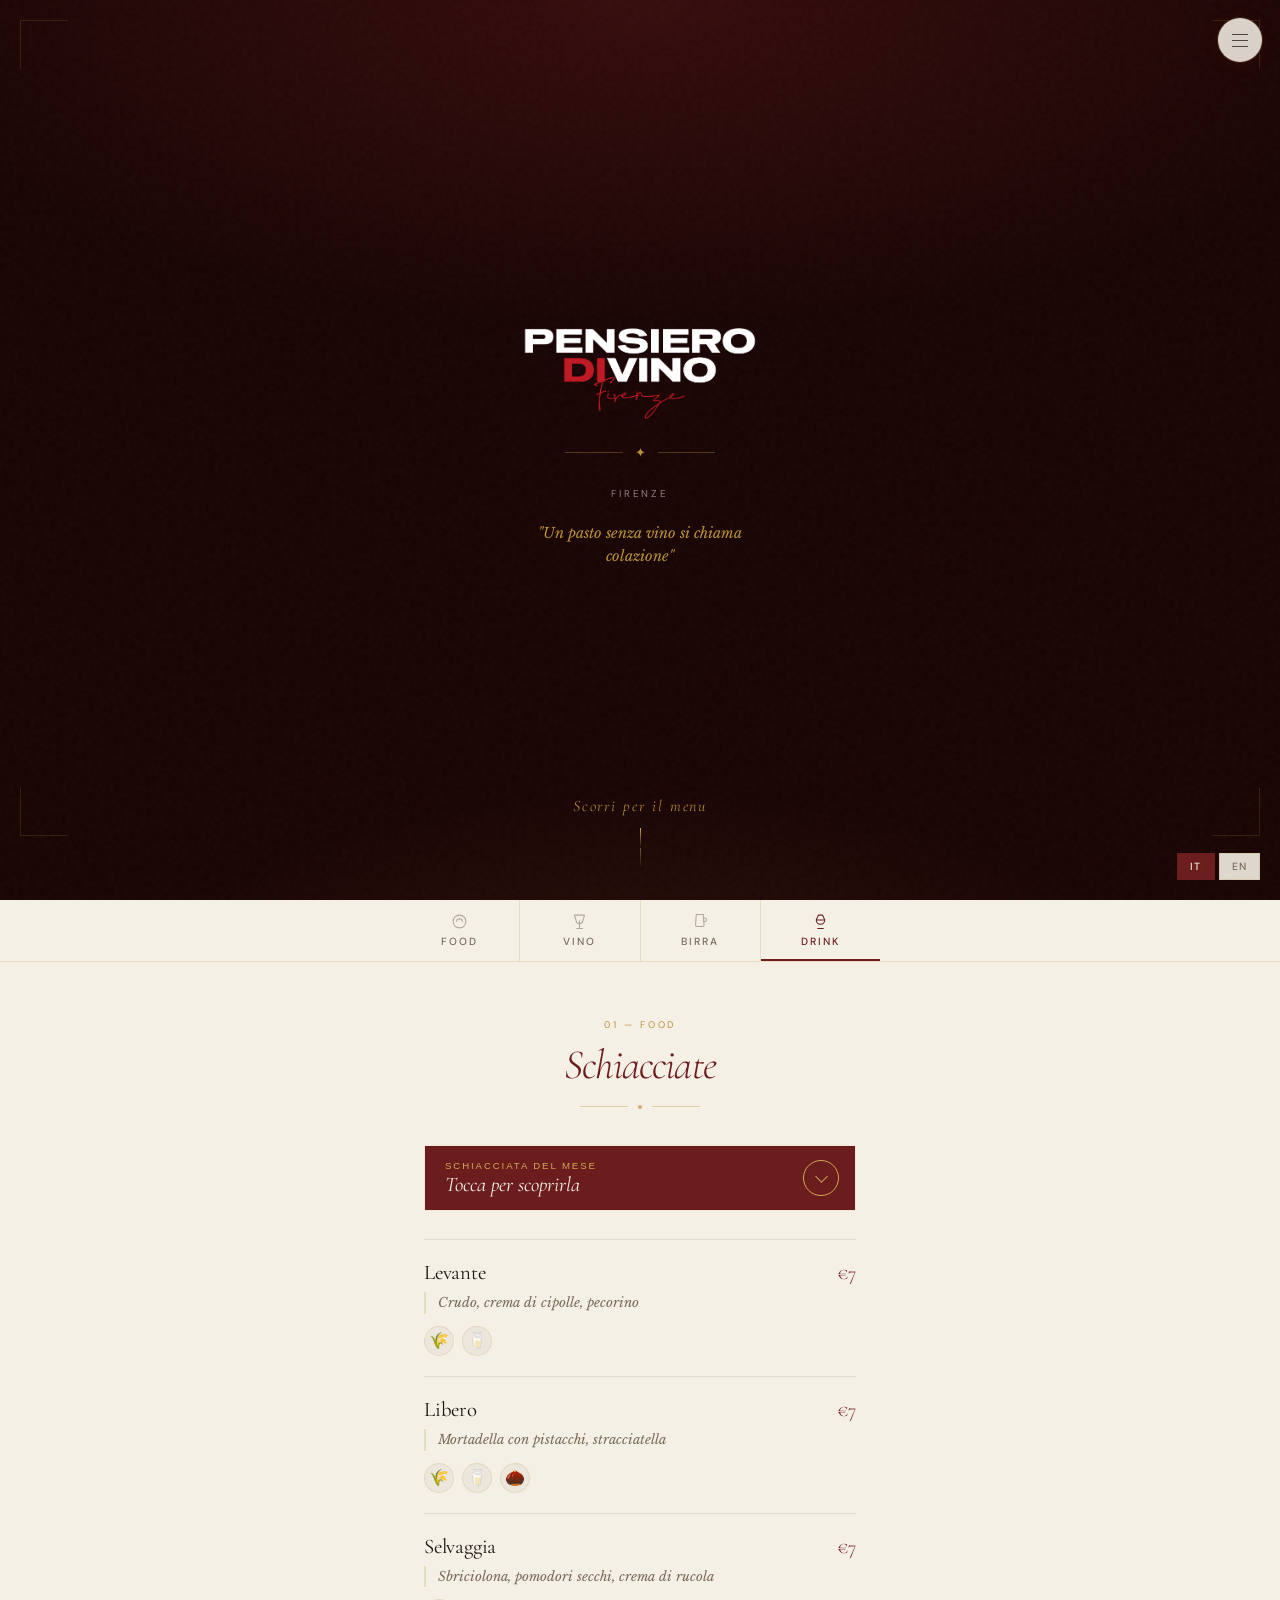
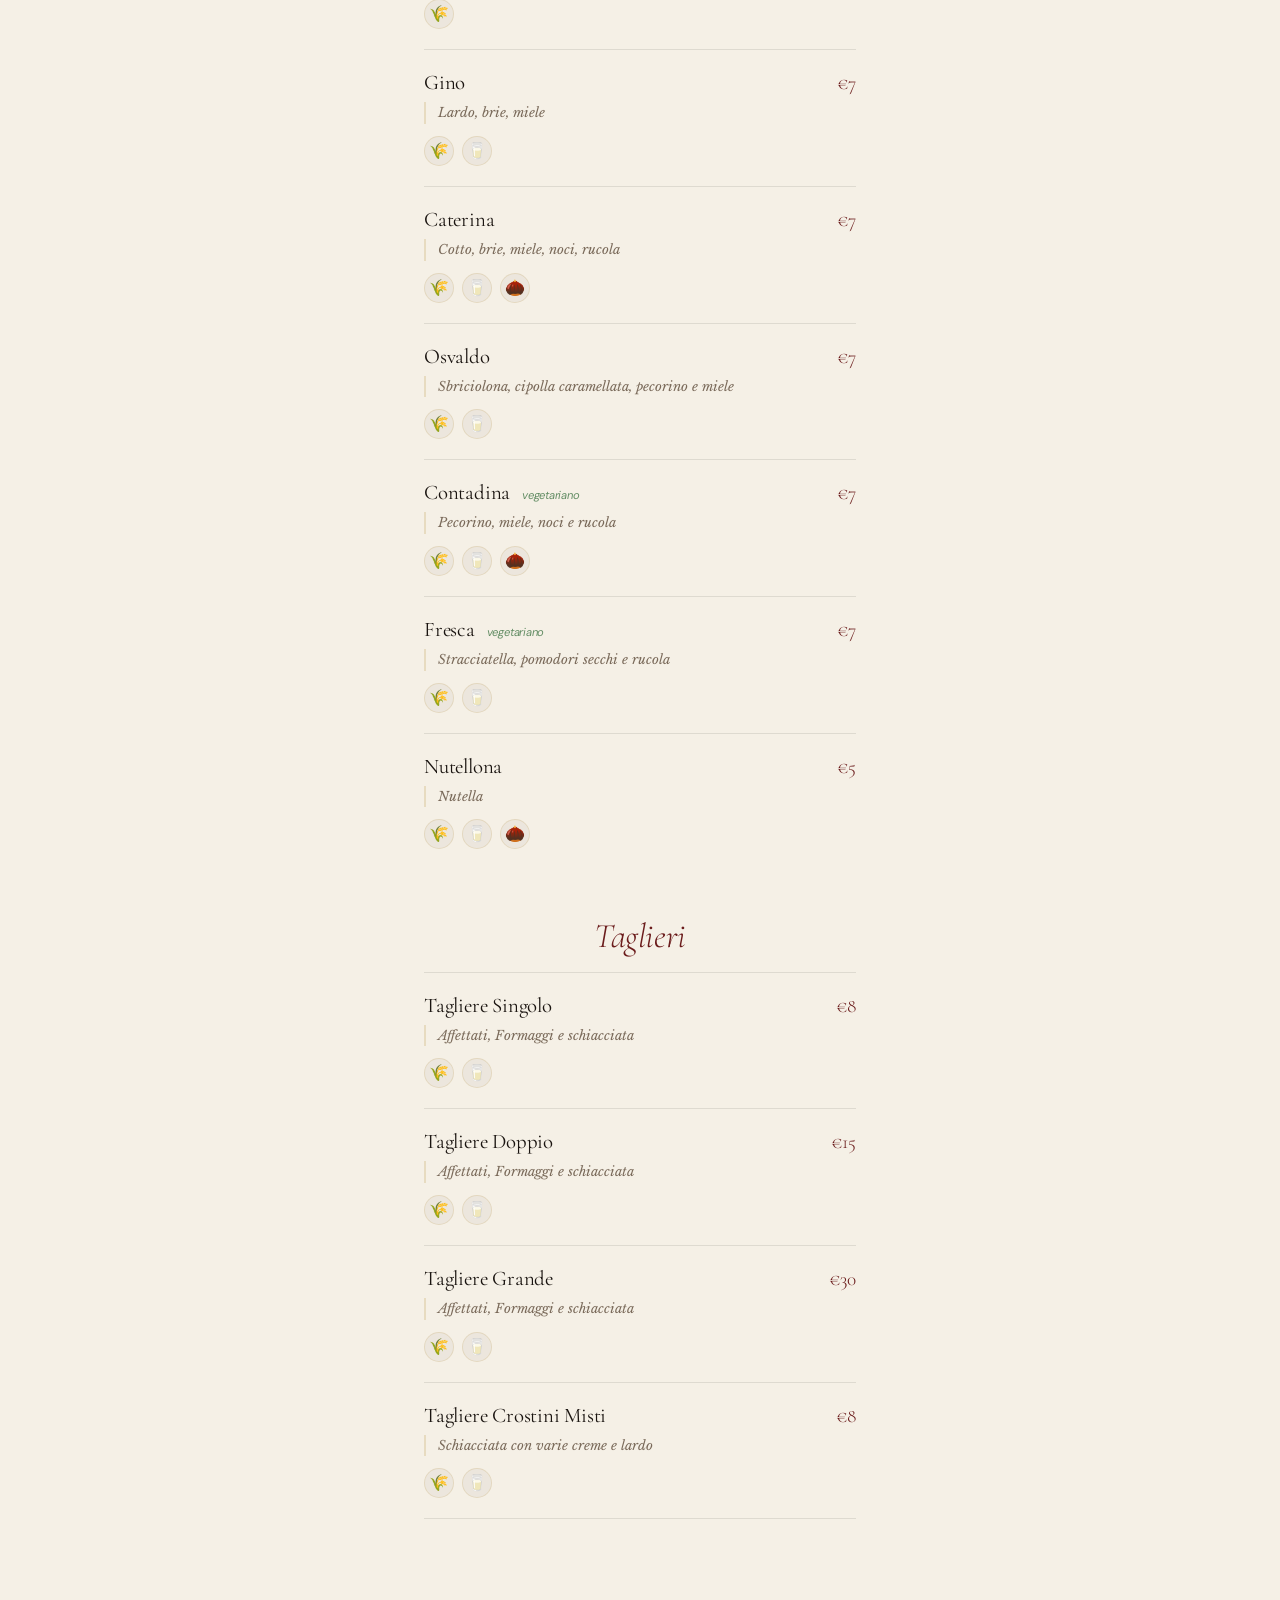
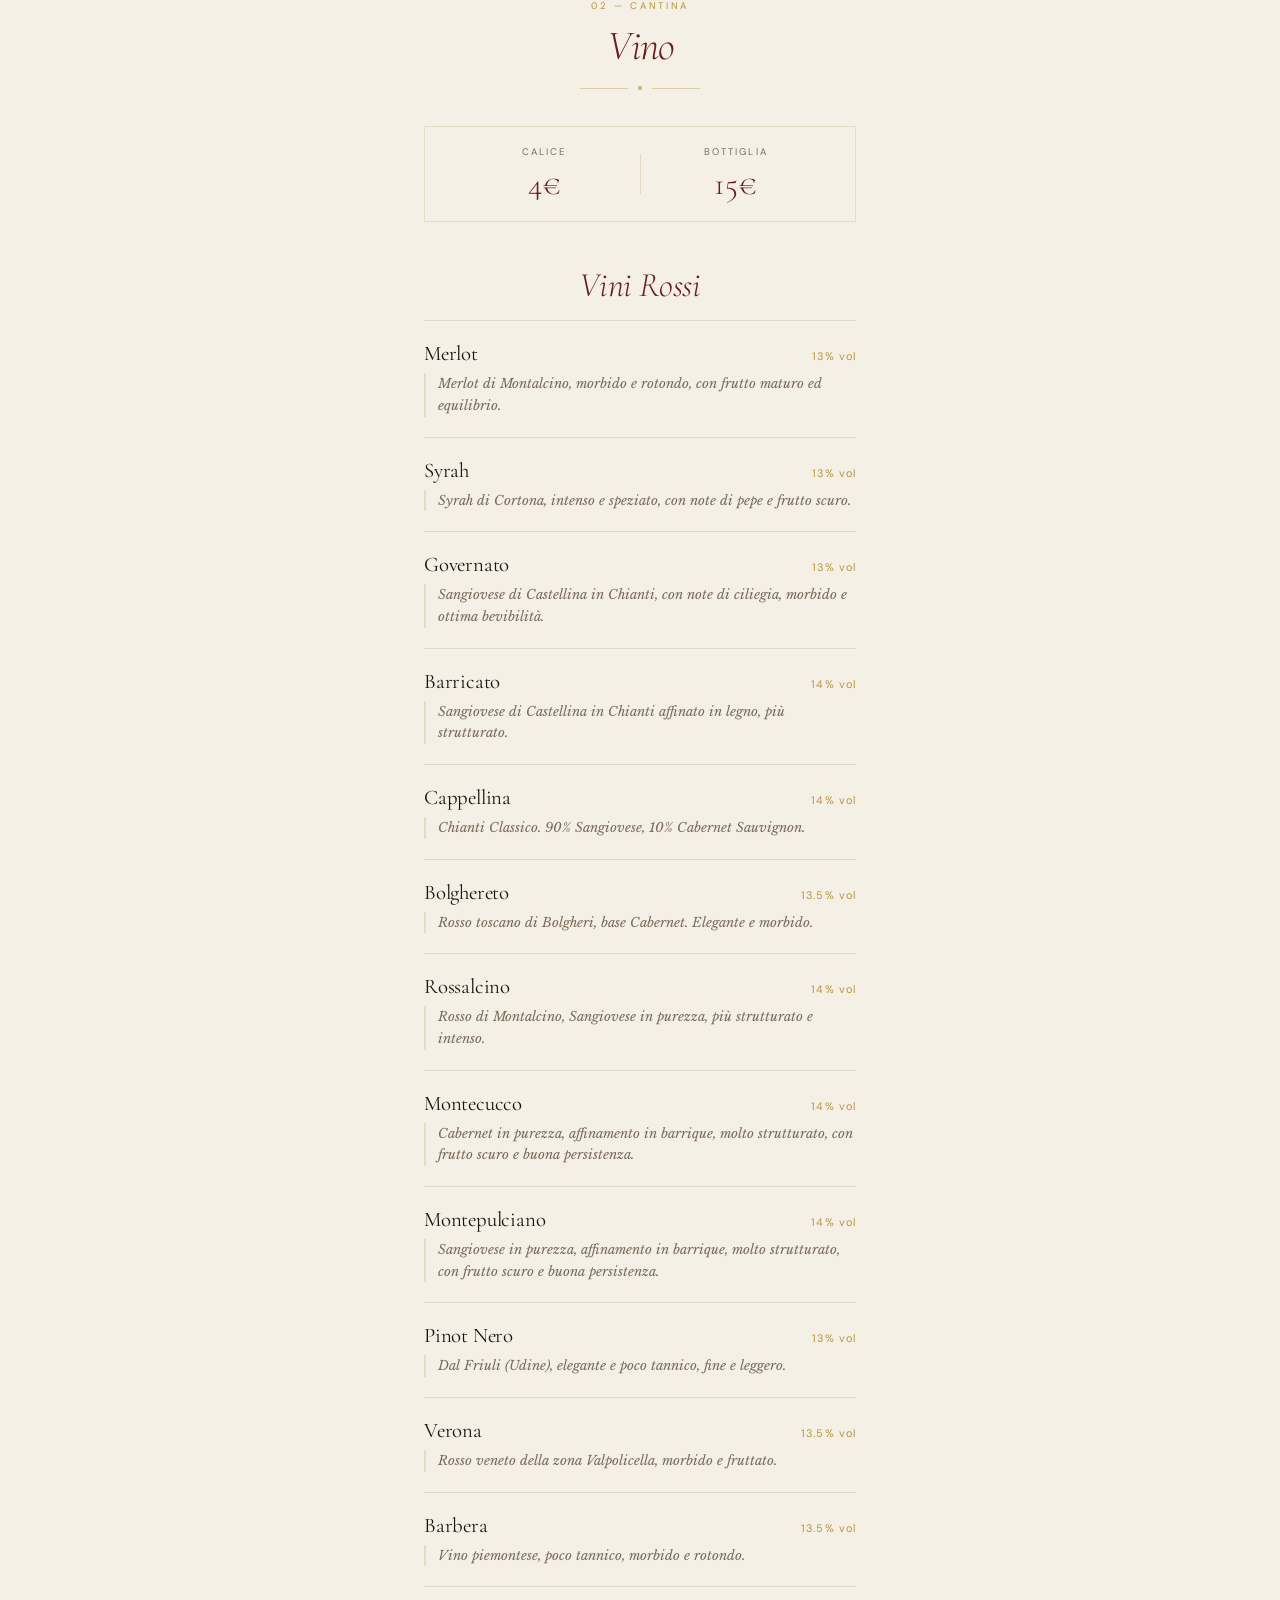
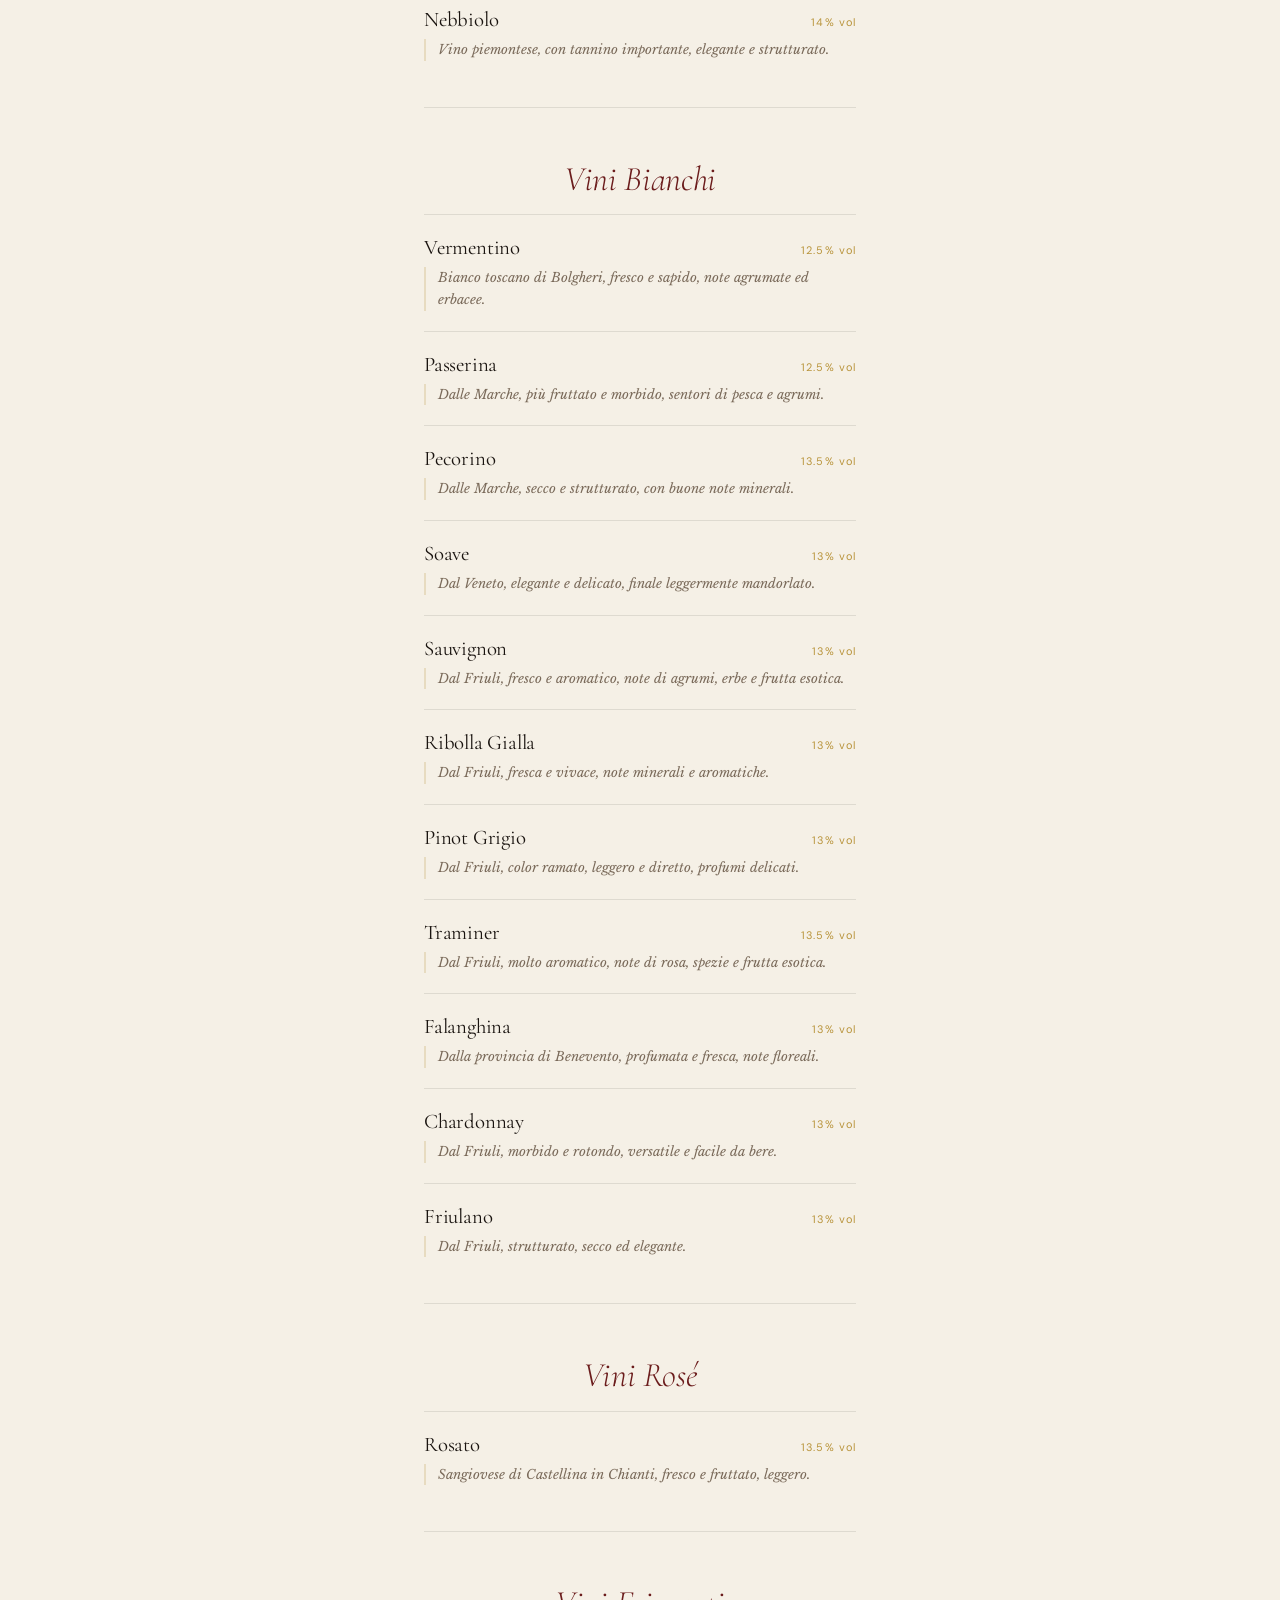
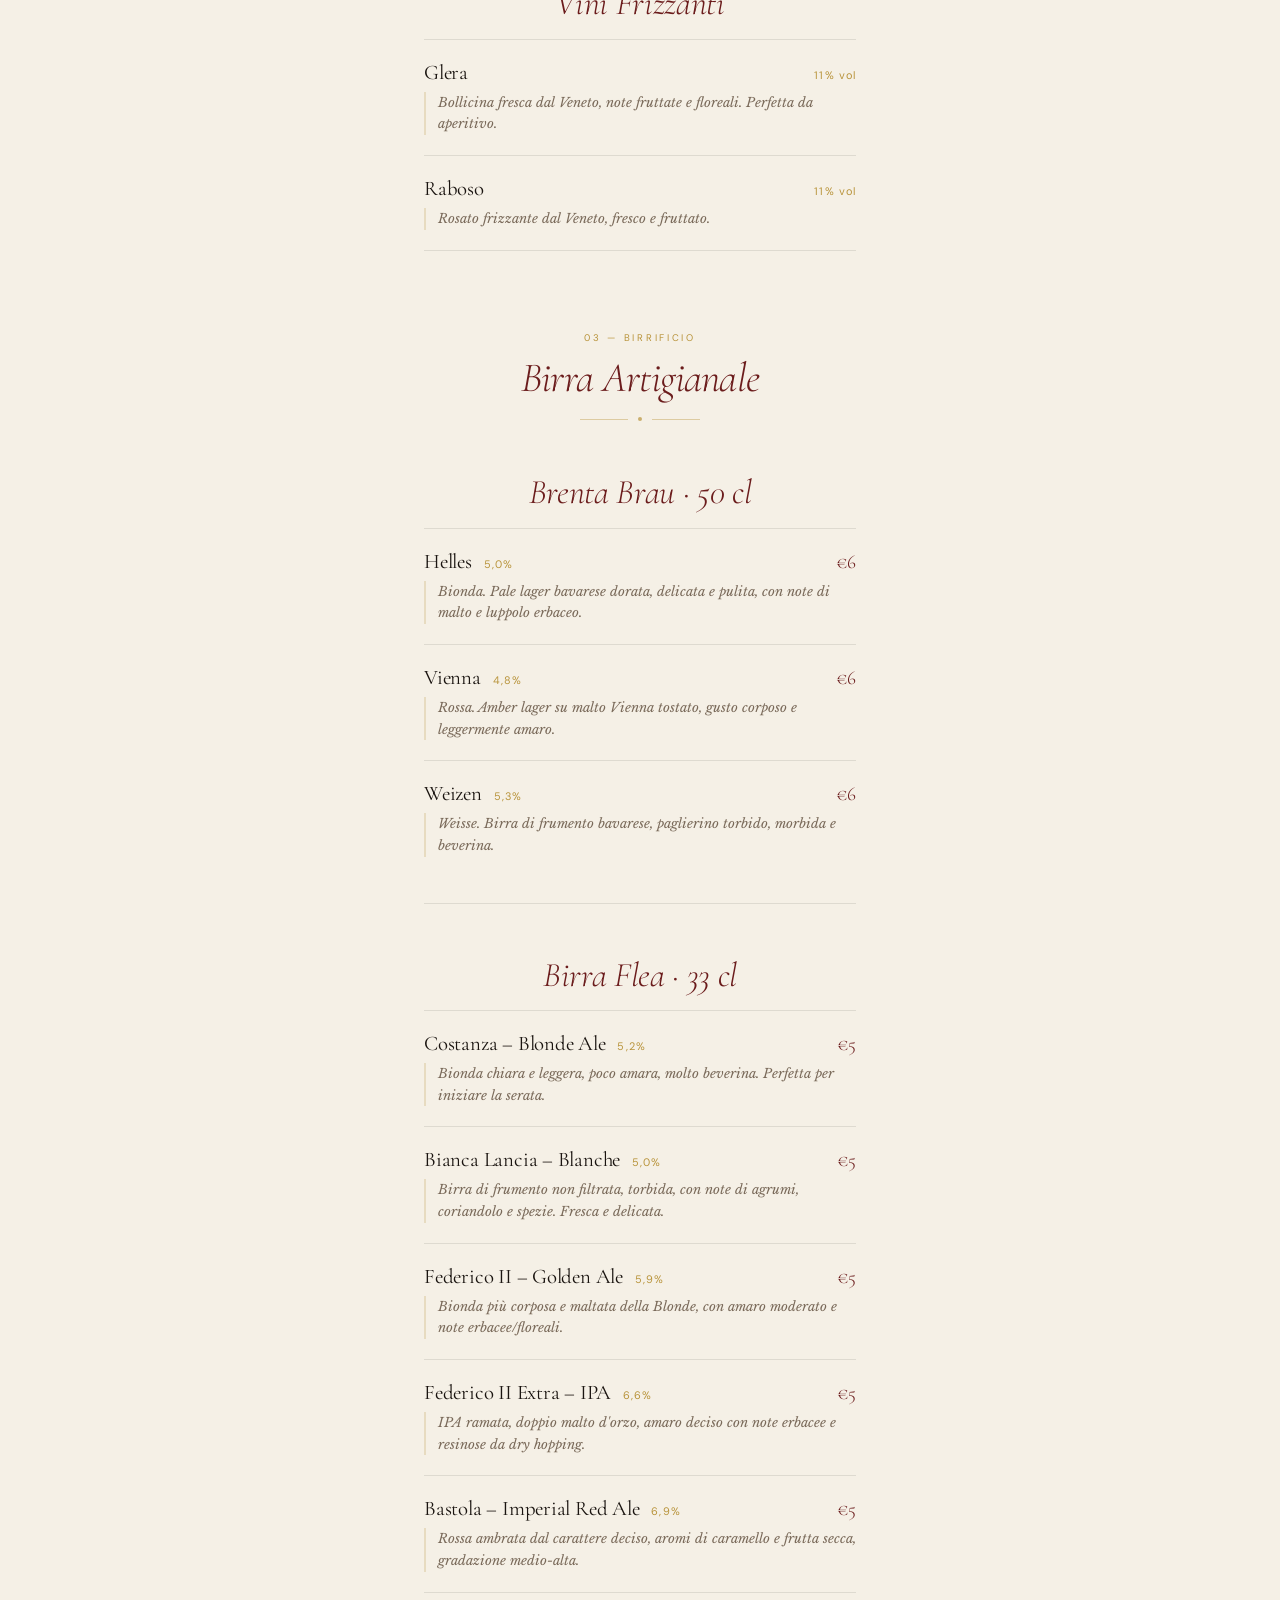
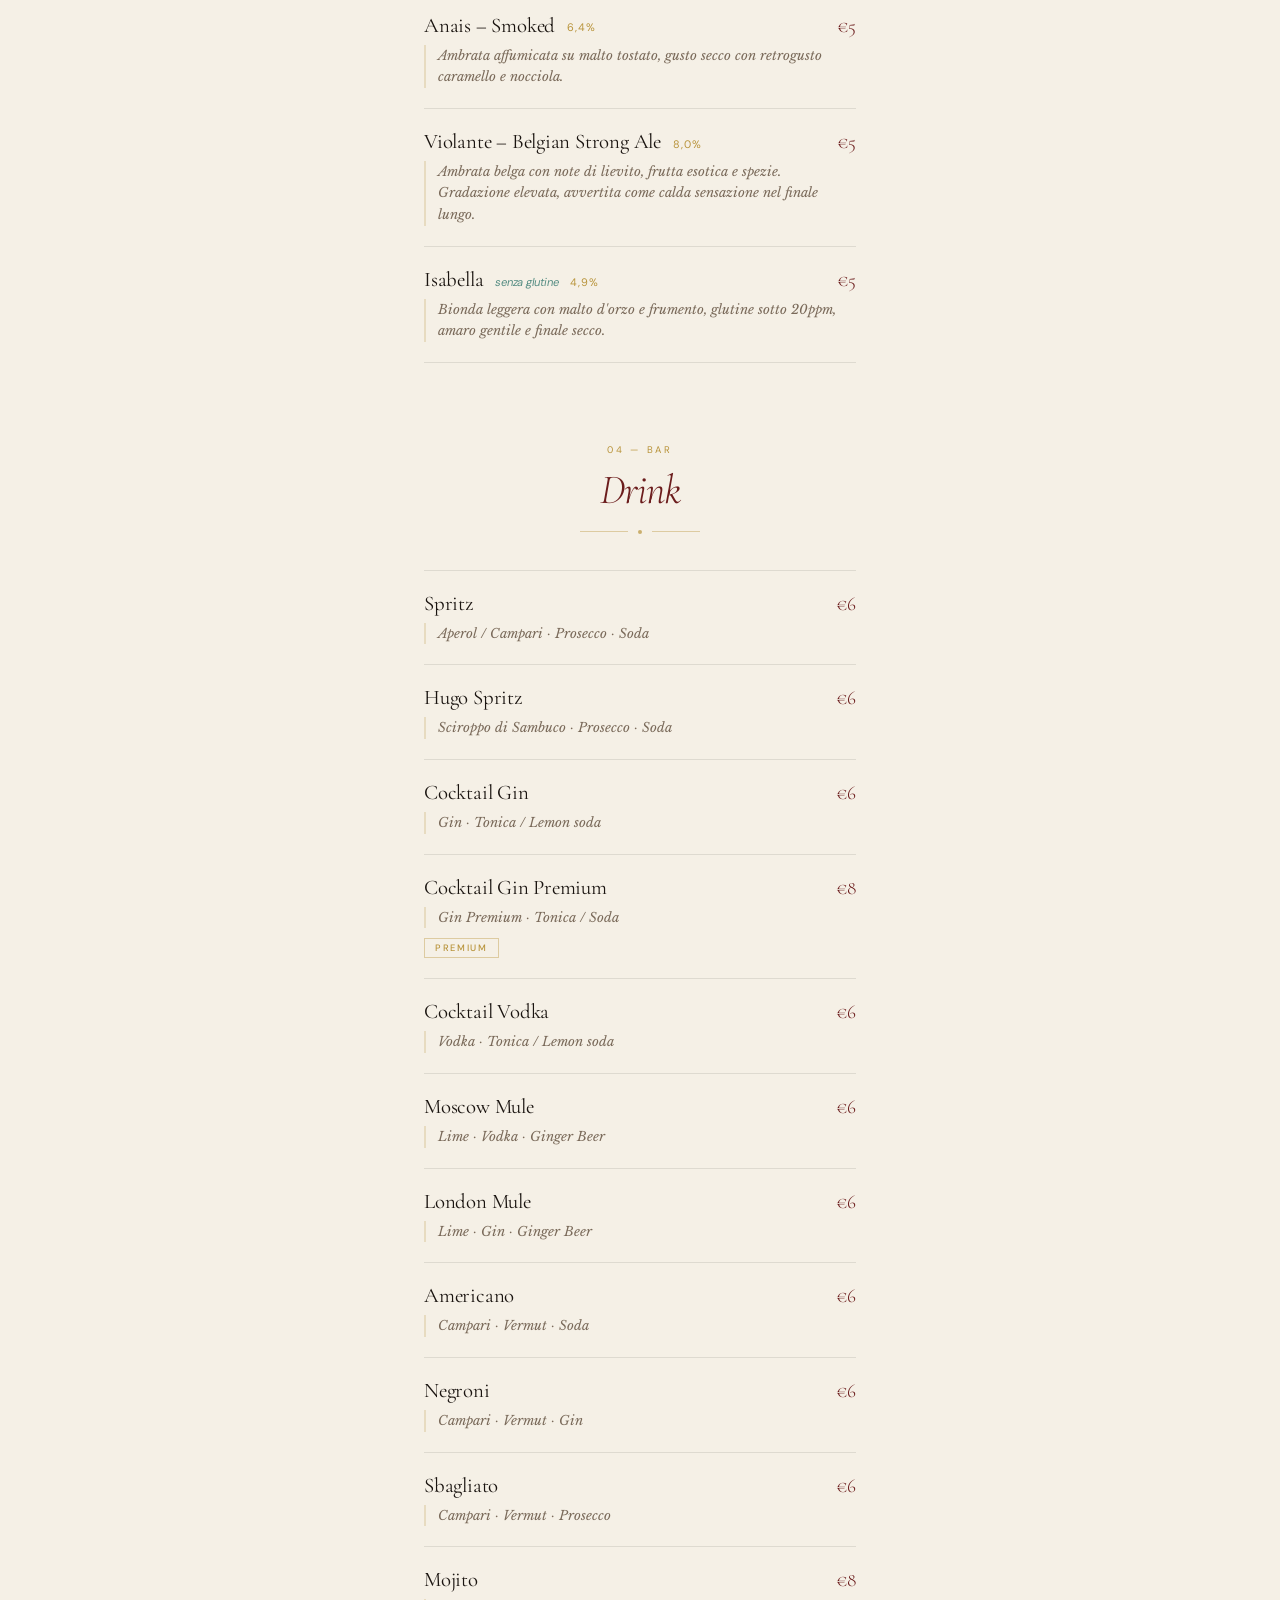
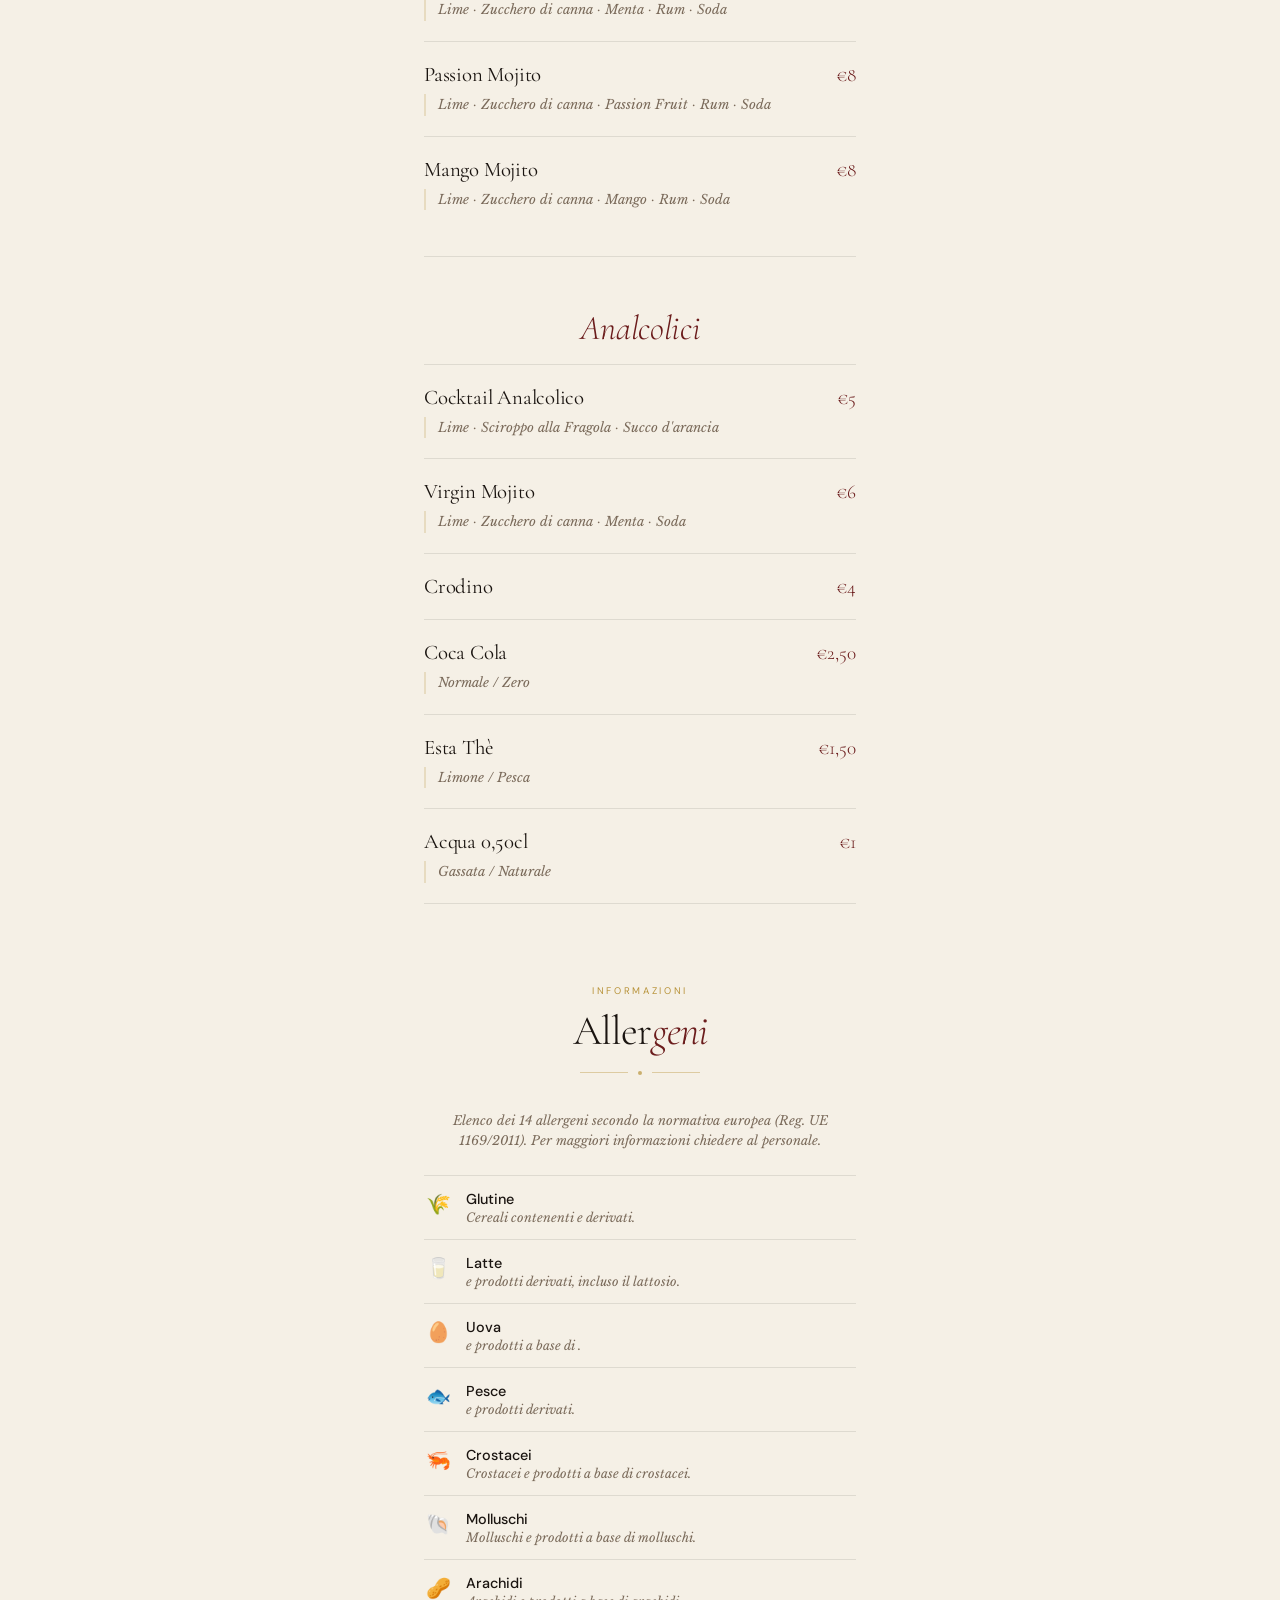
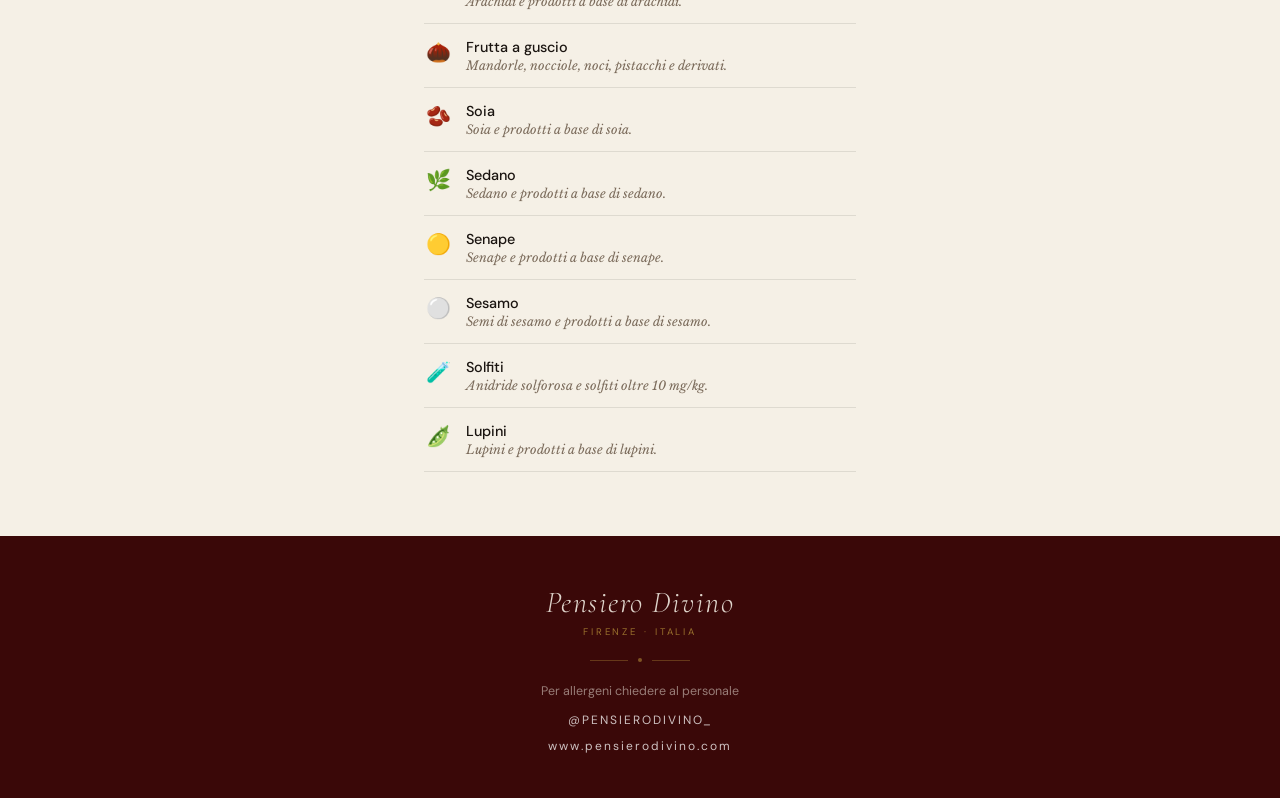
<file: menu/index.html>
<!DOCTYPE html>
<html lang="it">
<head>
<meta charset="UTF-8"/>
<meta name="viewport" content="width=device-width, initial-scale=1.0"/>
<title>Pensiero Divino — Menu | Firenze</title>
<meta name="description" content="Menu digitale di Pensiero Divino — vinaio a Firenze."/>
<meta name="theme-color" content="#6b1c1c"/>
<!-- Favicon -->
<link rel="icon" type="image/png" href="/assets/favicon/favicon-96x96.png" sizes="96x96">
<link rel="icon" type="image/svg+xml" href="/assets/favicon/favicon.svg">
<link rel="shortcut icon" href="/assets/favicon/favicon.ico">
<link rel="apple-touch-icon" sizes="180x180" href="/assets/favicon/apple-touch-icon.png">
<meta name="apple-mobile-web-app-title" content="Pensiero Divino">
<link rel="manifest" href="/assets/favicon/site.webmanifest">
<!-- Open Graph -->
<meta property="og:type" content="website">
<meta property="og:site_name" content="Pensiero Divino">
<meta property="og:locale" content="it_IT">
<meta property="og:title" content="Menu • Pensiero Divino | Firenze">
<meta property="og:description" content="Scopri il menu di Pensiero Divino — taglieri, schiacciate, calici e apericena. Enoteca a Firenze.">
<meta property="og:url" content="https://www.pensierodivino.com/menu/">
<meta property="og:image" content="https://www.pensierodivino.com/assets/foto/galleria-1.jpg">
<meta name="twitter:card" content="summary_large_image">
<meta name="twitter:title" content="Menu • Pensiero Divino | Firenze">
<meta name="twitter:description" content="Scopri il menu di Pensiero Divino — taglieri, schiacciate, calici e apericena. Enoteca a Firenze.">
<meta name="twitter:image" content="https://www.pensierodivino.com/assets/foto/galleria-1.jpg">
<link rel="preconnect" href="https://fonts.googleapis.com">
<link rel="preconnect" href="https://fonts.gstatic.com" crossorigin>
<link href="https://fonts.googleapis.com/css2?family=Cormorant+Garamond:ital,wght@0,300;0,400;0,600;1,300;1,400&family=Libre+Baskerville:ital,wght@0,400;1,400&family=DM+Sans:opsz,wght@9..40,300;9..40,400;9..40,500&display=swap" rel="stylesheet">
<style>
:root{
  --cream:#f5f0e6;--ink:#1a1410;--ink-soft:#7a6a5a;
  --wine:#6b1c1c;--gold:#b8933a;--gold-light:#d4aa55;
  --gold-line:rgba(184,147,58,0.22);--border:rgba(26,20,16,0.1);
}
*{margin:0;padding:0;box-sizing:border-box}
html{scroll-behavior:smooth}
body{font-family:'DM Sans',sans-serif;background:var(--cream);color:var(--ink);overflow-x:hidden;-webkit-font-smoothing:antialiased;}
body::after{content:'';position:fixed;inset:0;background-image:url("data:image/svg+xml,%3Csvg viewBox='0 0 200 200' xmlns='http://www.w3.org/2000/svg'%3E%3Cfilter id='n'%3E%3CfeTurbulence type='fractalNoise' baseFrequency='0.85' numOctaves='4' stitchTiles='stitch'/%3E%3C/filter%3E%3Crect width='100%25' height='100%25' filter='url(%23n)' opacity='0.035'/%3E%3C/svg%3E");pointer-events:none;z-index:9999;opacity:.7;}

/* ── FLOATING MENU ── */
.floating-menu{
  position:fixed;
  top:18px;
  right:18px;
  z-index:250;
  transition:opacity .3s ease, transform .3s ease;
}

.floating-menu.hidden{
  opacity:0;
  pointer-events:none;
  transform:translateY(-12px);
}

.menu-toggle{
  width:44px;
  height:44px;
  border:none;
  border-radius:50%;
  background:rgba(245,240,230,0.88);
  backdrop-filter:blur(14px);
  -webkit-backdrop-filter:blur(14px);
  display:flex;
  flex-direction:column;
  justify-content:center;
  align-items:center;
  gap:5px;
  cursor:pointer;
  transition:all .25s ease;
  box-shadow:0 2px 16px rgba(107,28,28,0.15), 0 0 0 1px rgba(184,147,58,0.22);
}

.menu-toggle:hover{
  background:rgba(245,240,230,1);
  box-shadow:0 4px 20px rgba(107,28,28,0.20), 0 0 0 1px rgba(184,147,58,0.38);
}

.menu-toggle span{
  width:16px;
  height:1px;
  background:var(--ink);
  opacity:0.75;
}

.menu-dropdown{
  position:absolute;
  top:56px;
  right:0;
  width:220px;
  padding:10px 8px;
  border-radius:4px;
  background:rgba(248,243,234,0.97);
  backdrop-filter:blur(20px);
  -webkit-backdrop-filter:blur(20px);
  border:1px solid rgba(184,147,58,0.20);
  box-shadow:0 12px 40px rgba(26,20,16,0.12), 0 2px 8px rgba(26,20,16,0.06);
  display:flex;
  flex-direction:column;
  gap:2px;
  opacity:0;
  pointer-events:none;
  transform:translateY(-8px);
  transition:all .3s cubic-bezier(0.22,1,0.36,1);
}

.menu-dropdown.open{
  opacity:1;
  pointer-events:auto;
  transform:translateY(0);
}

.menu-dropdown a{
  font-family:'Cormorant Garamond',serif;
  text-decoration:none;
  color:var(--ink);
  font-size:1.1rem;
  font-weight:400;
  letter-spacing:.03em;
  padding:12px 18px;
  border-bottom:1px solid rgba(184,147,58,0.12);
  transition:all .2s ease;
  display:block;
}

.menu-dropdown a:last-child{
  border-bottom:none;
}

.menu-dropdown a:hover{
  color:var(--wine);
  padding-left:24px;
}

/* ── HERO ── */
.hero{min-height:100svh;display:flex;flex-direction:column;align-items:center;justify-content:center;padding:60px 32px 80px;text-align:center;position:relative;overflow:hidden;background:#1a0505;}
.hero-bg{position:absolute;inset:0;background:radial-gradient(ellipse 90% 55% at 50% 0%,rgba(107,28,28,0.35),transparent 65%),radial-gradient(ellipse 70% 40% at 50% 110%,rgba(184,147,58,0.08),transparent 55%);pointer-events:none;}
.hero .hero-loc{color:rgba(242,232,220,0.55);}
.corner{position:absolute;width:48px;height:48px;opacity:.18;}
.corner.tl{top:20px;left:20px;border-top:1px solid var(--gold);border-left:1px solid var(--gold);}
.corner.tr{top:20px;right:20px;border-top:1px solid var(--gold);border-right:1px solid var(--gold);}
.corner.bl{bottom:64px;left:20px;border-bottom:1px solid var(--gold);border-left:1px solid var(--gold);}
.corner.br{bottom:64px;right:20px;border-bottom:1px solid var(--gold);border-right:1px solid var(--gold);}

.hero-wordmark{margin:0 auto 8px;opacity:0;animation:up .9s .2s forwards;}
.hero-wordmark img{width:260px;max-width:72vw;display:block;margin:0 auto;}
.hero-logo img{width:100%;height:100%;object-fit:contain;padding:10px;}
.eyebrow{font-size:.63rem;font-weight:400;letter-spacing:.28em;color:var(--gold);text-transform:uppercase;opacity:0;animation:up .9s .35s forwards;margin-bottom:14px;}
.hero-div{display:flex;align-items:center;gap:12px;width:150px;margin:0 auto 16px;opacity:0;animation:up .9s .4s forwards;}
.hero-div::before,.hero-div::after{content:'';flex:1;height:1px;background:var(--gold);opacity:.35;}
.hero-div span{color:var(--gold);font-size:.8rem;}
.hero-title{font-family:'Cormorant Garamond',serif;font-size:clamp(2.8rem,13vw,4.4rem);font-weight:400;letter-spacing:-.01em;line-height:1.05;opacity:0;animation:up .9s .5s forwards;}
.hero-title em{font-style:italic;color:var(--wine);}
.hero-loc{font-size:.62rem;letter-spacing:.28em;color:var(--ink-soft);text-transform:uppercase;margin-top:10px;opacity:0;animation:up .9s .6s forwards;}
.hero-quote{font-family:'Libre Baskerville',serif;font-style:italic;font-size:.9rem;color:var(--gold);line-height:1.65;margin:22px auto 0;max-width:260px;opacity:0;animation:up .9s .7s forwards;}

/* Lang switch — discreto in basso a destra */
.lang-switch{position:fixed;bottom:20px;right:20px;z-index:200;display:flex;gap:4px;opacity:0;animation:up .9s 1s forwards;}
.lang-switch button{font-family:'DM Sans',sans-serif;font-size:.65rem;font-weight:500;letter-spacing:.12em;padding:6px 12px;border:1px solid var(--gold-line);cursor:pointer;background:rgba(245,240,230,.9);backdrop-filter:blur(10px);color:var(--ink-soft);transition:all .2s;}
.lang-switch button.active{background:var(--wine);color:var(--cream);border-color:var(--wine);}
.lang-switch button:hover:not(.active){background:var(--cream-dark,#ede5d0);color:var(--ink);}

.scroll-cta{position:absolute;bottom:32px;left:0;right:0;display:flex;flex-direction:column;align-items:center;gap:12px;opacity:0;animation:up .9s 1.1s forwards;}
.scroll-cta span{font-family:'Cormorant Garamond',serif;font-style:italic;font-size:1rem;letter-spacing:.12em;color:var(--gold);text-align:center;font-weight:300;}
.scroll-line{display:flex;flex-direction:column;align-items:center;gap:0;}
.scroll-line::before,.scroll-line::after{content:'';display:block;width:1px;height:20px;background:linear-gradient(to bottom,var(--gold-light),transparent);}
.scroll-line::before{animation:drip 2s ease-in-out 1.8s infinite;}
.scroll-line::after{animation:drip 2s ease-in-out 2.2s infinite;opacity:.5;}
@keyframes drip{0%{transform:scaleY(0) translateY(-10px);opacity:0;}40%{transform:scaleY(1) translateY(0);opacity:1;}100%{transform:scaleY(1) translateY(8px);opacity:0;}}

/* ── NAV ── */
.nav-wrap{position:sticky;top:0;z-index:100;background:rgba(245,240,230,.92);backdrop-filter:blur(18px);-webkit-backdrop-filter:blur(18px);border-bottom:1px solid var(--gold-line);}
.nav-inner{display:flex;max-width:480px;margin:0 auto;}
.nav-inner a{flex:1;text-align:center;font-size:.65rem;font-weight:500;letter-spacing:.2em;text-transform:uppercase;text-decoration:none;color:var(--ink-soft);padding:13px 8px 11px;border-right:1px solid var(--gold-line);transition:all .2s;display:flex;flex-direction:column;align-items:center;gap:5px;}
.nav-inner a:last-child{border-right:none;}
.nav-inner a svg{width:17px;height:17px;opacity:.55;transition:opacity .2s;stroke:currentColor;}
.nav-inner a:hover,.nav-inner a.active{color:var(--wine);}
.nav-inner a:hover svg,.nav-inner a.active svg{opacity:1;}
.nav-inner a.active{border-bottom:2px solid var(--wine);}

/* ── SECTIONS ── */
.section{padding:56px 24px 24px;max-width:480px;margin:0 auto;}
.sec-head{text-align:center;margin-bottom:36px;}
.sec-tag{display:block;font-size:.6rem;font-weight:400;letter-spacing:.28em;color:var(--gold);text-transform:uppercase;margin-bottom:14px;}
.sec-title{font-family:'Cormorant Garamond',serif;font-size:2.6rem;font-weight:300;letter-spacing:-.02em;line-height:1;}
.sec-title em{font-style:italic;color:var(--wine);}
.sec-rule{display:flex;align-items:center;gap:10px;margin:18px auto 0;width:120px;}
.sec-rule::before,.sec-rule::after{content:'';flex:1;height:1px;background:var(--gold);opacity:.4;}
.sec-rule span{width:4px;height:4px;border-radius:50%;background:var(--gold);opacity:.7;flex-shrink:0;}

.sub-cat{
  font-family:'Cormorant Garamond',serif;
  font-size:2.15rem;
  font-weight:300;
  font-style:italic;
  letter-spacing:-.01em;
  color:var(--wine);
  text-transform:none;
  text-align:center;
  padding:54px 0 18px;
  border-top:1px solid var(--border);
  margin-top:26px;
  line-height:1;
}
.sub-cat-first{
  border-top:none;
  padding-top:18px;
}

/* Wine format */
.wine-format{border:1px solid var(--gold-line);padding:18px 24px;margin-bottom:28px;display:grid;grid-template-columns:1fr 1px 1fr;align-items:center;}
.wf-label{font-size:.6rem;letter-spacing:.22em;color:var(--ink-soft);text-transform:uppercase;text-align:center;display:block;margin-bottom:6px;}
.wf-price{font-family:'Cormorant Garamond',serif;font-size:2rem;font-weight:300;color:var(--wine);text-align:center;display:block;}
.wf-sep{width:1px;height:40px;background:var(--gold-line);}

/* ── MENU ITEMS ── */
.item{border-top:1px solid var(--border);padding:20px 0;}
.item:last-child{border-bottom:1px solid var(--border);}
.item-row{display:flex;justify-content:space-between;align-items:baseline;gap:12px;}
.item-name{font-family:'Cormorant Garamond',serif;font-size:1.3rem;font-weight:400;letter-spacing:-.01em;color:var(--ink);}
.badge-veg{display:inline-block;font-family:'DM Sans',sans-serif;font-size:0.7rem;font-weight:400;font-style:italic;color:#4a7c4e;vertical-align:middle;margin-left:7px;opacity:0.85;}
.badge-gf{display:inline-block;font-family:'DM Sans',sans-serif;font-size:0.7rem;font-weight:400;font-style:italic;color:#3a7c72;vertical-align:middle;margin-left:7px;opacity:0.85;}
.item-price{font-family:'Cormorant Garamond',serif;font-size:1.2rem;font-weight:300;color:var(--wine);white-space:nowrap;flex-shrink:0;}
.item-abv{display:inline-block;font-family:'DM Sans',sans-serif;font-size:.68rem;letter-spacing:.1em;color:var(--gold);white-space:nowrap;flex-shrink:0;vertical-align:middle;margin-left:7px;}
.item-desc{font-family:'Libre Baskerville',serif;font-style:italic;font-size:.82rem;color:var(--ink-soft);line-height:1.65;margin-top:7px;border-left:2px solid var(--gold-line);padding-left:12px;}
.item-badge{display:inline-block;margin-top:10px;font-size:.58rem;font-weight:500;letter-spacing:.18em;text-transform:uppercase;color:var(--gold);border:1px solid rgba(184,147,58,.4);padding:3px 10px;}

/* Schiacciata del mese */
.sdm{border:1px solid var(--gold-line);background:#fff;margin:8px 0 28px;}
.sdm-toggle{display:flex;align-items:center;justify-content:space-between;gap:14px;width:100%;padding:14px 16px 14px 20px;background:var(--wine);color:var(--cream);border:none;cursor:pointer;text-align:left;}
.sdm-label{display:flex;flex-direction:column;gap:3px;}
.sdm-eyebrow{font-size:.6rem;font-weight:500;letter-spacing:.2em;text-transform:uppercase;color:var(--gold-light);}
.sdm-cta{font-family:'Cormorant Garamond',serif;font-size:1.3rem;font-style:italic;font-weight:400;line-height:1.1;}
.sdm-chev{flex:none;width:36px;height:36px;border-radius:50%;border:1.5px solid var(--gold-light);display:flex;align-items:center;justify-content:center;animation:sdmPulse 2.2s ease-in-out infinite;}
.sdm-chev::after{content:'';width:8px;height:8px;border-right:1.5px solid var(--gold-light);border-bottom:1.5px solid var(--gold-light);transform:translateY(-2px) rotate(45deg);transition:transform .35s ease;}
.sdm-toggle[aria-expanded="true"] .sdm-chev{animation:none;}
.sdm-toggle[aria-expanded="true"] .sdm-chev::after{transform:translateY(2px) rotate(-135deg);}
@keyframes sdmPulse{0%,100%{box-shadow:0 0 0 0 rgba(212,170,85,.55);}60%{box-shadow:0 0 0 9px rgba(212,170,85,0);}}
.sdm-panel{display:grid;grid-template-rows:0fr;transition:grid-template-rows .45s ease;}
.sdm-panel.open{grid-template-rows:1fr;}
.sdm-panel-inner{overflow:hidden;}
.sdm-img{display:block;width:100%;aspect-ratio:4/3;object-fit:cover;object-position:50% 45%;}
.sdm-body{padding:18px 20px 20px;}
.sdm .item-name{font-size:1.6rem;}

/* Allergeni inline */
.allergen-pills{
  display:flex;
  flex-wrap:wrap;
  gap:8px;
  margin-top:12px;
}

.ap{
  display:flex;
  align-items:center;
  justify-content:center;
  width:30px;
  height:30px;
  background:rgba(26,20,16,0.04);
  border:1px solid rgba(184,147,58,0.18);
  border-radius:50%;
  padding:0;
  flex-shrink:0;
}

.ap span:first-child{
  font-size:1rem;
  line-height:1;
}
/* ── ALLERGENI SECTION ── */
.allerg-note{font-family:'Libre Baskerville',serif;font-style:italic;font-size:.8rem;color:var(--ink-soft);text-align:center;margin-bottom:24px;line-height:1.6;}
.allerg-item{display:flex;align-items:flex-start;gap:14px;padding:14px 0;border-top:1px solid var(--border);}
.allerg-item:last-child{border-bottom:1px solid var(--border);}
.allerg-icon{font-size:1.25rem;width:28px;text-align:center;flex-shrink:0;margin-top:1px;}
.allerg-name{font-size:.9rem;font-weight:500;color:var(--ink);}
.allerg-desc{font-family:'Libre Baskerville',serif;font-style:italic;font-size:.78rem;color:var(--ink-soft);margin-top:2px;}

/* ── FOOTER ── */
.footer{background:#3a0808;padding:48px 24px 44px;text-align:center;margin-top:40px;}
.footer-logo{font-family:'Cormorant Garamond',serif;font-style:italic;font-size:1.9rem;font-weight:300;color:rgba(245,240,230,.88);letter-spacing:.05em;}
.footer-sub{font-size:.6rem;letter-spacing:.3em;color:rgba(184,147,58,.75);text-transform:uppercase;margin-top:4px;}
.footer-rule{display:flex;align-items:center;gap:10px;margin:20px auto;width:100px;}
.footer-rule::before,.footer-rule::after{content:'';flex:1;height:1px;background:rgba(184,147,58,.35);}
.footer-rule span{width:4px;height:4px;border-radius:50%;background:rgba(184,147,58,.55);flex-shrink:0;}
.footer-note{font-size:.78rem;color:rgba(245,240,230,.5);line-height:1.6;}
.footer-ig{display:inline-block;margin-top:16px;font-size:.68rem;letter-spacing:.15em;color:rgba(184,147,58,.65);text-transform:uppercase;text-decoration:none;}

/* ── ANIMATIONS ── */
@keyframes up{from{opacity:0;transform:translateY(18px)}to{opacity:1;transform:translateY(0)}}
@keyframes pulse{0%,100%{opacity:.4}50%{opacity:1}}
.reveal{opacity:0;transform:translateY(20px);transition:opacity .7s ease,transform .7s ease;}
.reveal.in{opacity:1;transform:translateY(0);}

/* i18n */
[data-en]{display:none;}
body.en [data-it]{display:none;}
body.en [data-en]{display:revert;}
  .footer-ig,
.footer-site {
  display: block;
  margin-top: 10px;
  color: rgba(255,255,255,0.75);
  text-decoration: none;
  font-size: 12px;
  letter-spacing: 2px;
  transition: opacity 0.3s ease;
}

.footer-ig:hover,
.footer-site:hover {
  opacity: 0.7;
}
</style>
</head>

<body class="it">

<!-- FLOATING MENU -->
<div class="floating-menu">
  <button class="menu-toggle" id="menuToggle" aria-label="Menu">
    <span></span>
    <span></span>
    <span></span>
  </button>

  <div class="menu-dropdown" id="menuDropdown">
    <a href="/">Home</a>
    <a href="/chi-siamo">Chi siamo</a>
    <a href="/vini">Vini</a>
    <a href="/contatti">Contatti</a>
    <a href="/menu">Menu</a>
  </div>
</div>

<!-- HERO -->
<section class="hero">
  <div class="hero-bg"></div>
  <div class="corner tl"></div><div class="corner tr"></div>
  <div class="corner bl"></div><div class="corner br"></div>

  <div class="hero-wordmark">
    <img src="../assets/loghi/logo-orizzontale-bianco.png" alt="Pensiero Divino">
  </div>

  <div class="hero-div"><span>✦</span></div>

  <div class="hero-loc">Firenze</div>

  <p class="hero-quote" data-it>"Un pasto senza vino si chiama colazione"</p>
  <p class="hero-quote" data-en>"A meal without wine is called breakfast"</p>

  <div class="scroll-cta">
    <span data-it>Scorri per il menu</span>
    <span data-en>Scroll for the menu</span>
    <div class="scroll-line"></div>
  </div>
</section>

<!-- Lang switch fisso -->
<div class="lang-switch">
  <button id="btn-it" class="active" onclick="setLang('it')">IT</button>
  <button id="btn-en" onclick="setLang('en')">EN</button>
</div>

<!-- NAV -->
<nav class="nav-wrap">
  <div class="nav-inner">
    <a href="#food" class="nav-link">
      <!-- piatto / plate icon -->
      <svg viewBox="0 0 24 24" fill="none" stroke-width="1.5" stroke-linecap="round" stroke-linejoin="round">
        <circle cx="12" cy="12" r="9"/>
        <path d="M8 12a4 4 0 0 1 8 0"/>
        <line x1="12" y1="8" x2="12" y2="8.5"/>
      </svg>
      <span data-it>Food</span><span data-en>Food</span>
    </a>
    <a href="#vino" class="nav-link">
      <svg viewBox="0 0 24 24" fill="none" stroke-width="1.5" stroke-linecap="round" stroke-linejoin="round">
        <path d="M8 22h8M12 11v11M5 3h14l-2 7a5 5 0 01-10 0L5 3z"/>
      </svg>
      <span data-it>Vino</span><span data-en>Wine</span>
    </a>
    <a href="#birre" class="nav-link">
      <svg viewBox="0 0 24 24" fill="none" stroke-width="1.5" stroke-linecap="round" stroke-linejoin="round">
        <path d="M6 2h10l1 15a2 2 0 01-2 2H7a2 2 0 01-2-2L6 2z"/>
        <path d="M16 7h2a2 2 0 010 5h-2"/>
      </svg>
      <span data-it>Birra</span><span data-en>Beer</span>
    </a>
    <a href="#drink" class="nav-link">
      <svg viewBox="0 0 24 24" fill="none" stroke-width="1.5" stroke-linecap="round" stroke-linejoin="round">
        <path d="M8 22h8M9 3h6l3 7H6l3-7zM6 10c0 3.314 2.686 6 6 6s6-2.686 6-6"/>
      </svg>
      <span data-it>Drink</span><span data-en>Drinks</span>
    </a>
  </div>
</nav>

<!-- FOOD -->
<section class="section reveal" id="food">
  <div class="sec-head">
    <span class="sec-tag">01 — Food</span>
    <h2 class="sec-title"><span data-it><em>Schiacciate</em></span><span data-en><em>Flatbreads</em></span></h2>
    <div class="sec-rule"><span></span></div>
  </div>

  <!-- SCHIACCIATA DEL MESE — da aggiornare ogni mese (nome, ingredienti IT/EN, prezzo, allergeni, foto). Per nasconderla, commentare tutto il blocco. -->
  <div class="sdm reveal">
    <button class="sdm-toggle" type="button" aria-expanded="false" aria-controls="sdmPanel"><span class="sdm-label"><span class="sdm-eyebrow"><span data-it>Schiacciata del mese</span><span data-en>Flatbread of the month</span></span><span class="sdm-cta"><span data-it>Tocca per scoprirla</span><span data-en>Tap to discover</span></span></span><span class="sdm-chev" aria-hidden="true"></span></button>
    <div class="sdm-panel" id="sdmPanel">
      <div class="sdm-panel-inner">
        <img class="sdm-img" src="../assets/foto/schiacciata-del-mese/cesare-prandelli.jpg" alt="Schiacciata Cesare Prandelli" style="aspect-ratio:4/3;object-position:50% 36%" loading="lazy">
        <div class="sdm-body">
          <div class="item-row"><div class="item-name">Cesare Prandelli</div><div class="item-price">€8</div></div>
          <div class="item-desc" data-it>Prosciutto cotto, gorgonzola, crema di zucca e salsa piccante</div>
          <div class="item-desc" data-en>Cooked ham, gorgonzola, pumpkin cream and spicy sauce</div>
          <div class="allergen-pills"><span class="ap"><span>🌾</span></span><span class="ap"><span>🥛</span></span></div>
        </div>
      </div>
    </div>
  </div>

  <div class="item reveal">
    <div class="item-row"><div class="item-name">Levante</div><div class="item-price">€7</div></div>
    <div class="item-desc" data-it>Crudo, crema di cipolle, pecorino</div>
    <div class="item-desc" data-en>Cured ham, onion cream, pecorino</div>
    <div class="allergen-pills"><span class="ap"><span>🌾</span></span><span class="ap"><span>🥛</span></span></div>
  </div>

  <div class="item reveal">
    <div class="item-row"><div class="item-name">Libero</div><div class="item-price">€7</div></div>
    <div class="item-desc" data-it>Mortadella con pistacchi, stracciatella</div>
    <div class="item-desc" data-en>Mortadella with pistachios, stracciatella</div>
    <div class="allergen-pills"><span class="ap"><span>🌾</span></span><span class="ap"><span>🥛</span></span><span class="ap"><span>🌰</span></span></div>
  </div>

  <div class="item reveal">
    <div class="item-row"><div class="item-name">Selvaggia</div><div class="item-price">€7</div></div>
    <div class="item-desc" data-it>Sbriciolona, pomodori secchi, crema di rucola</div>
    <div class="item-desc" data-en>Crumbled sausage, sun-dried tomatoes, rocket cream</div>
    <div class="allergen-pills"><span class="ap"><span>🌾</span></span></div>
  </div>

  <div class="item reveal">
    <div class="item-row"><div class="item-name">Gino</div><div class="item-price">€7</div></div>
    <div class="item-desc" data-it>Lardo, brie, miele</div>
    <div class="item-desc" data-en>Lard, brie, honey</div>
    <div class="allergen-pills"><span class="ap"><span>🌾</span></span><span class="ap"><span>🥛</span></span></div>
  </div>

  <div class="item reveal">
    <div class="item-row"><div class="item-name">Caterina</div><div class="item-price">€7</div></div>
    <div class="item-desc" data-it>Cotto, brie, miele, noci, rucola</div>
    <div class="item-desc" data-en>Cooked ham, brie, honey, walnuts, rocket</div>
    <div class="allergen-pills"><span class="ap"><span>🌾</span></span><span class="ap"><span>🥛</span></span><span class="ap"><span>🌰</span></span></div>
  </div>

  <div class="item reveal">
    <div class="item-row"><div class="item-name">Osvaldo</div><div class="item-price">€7</div></div>
    <div class="item-desc" data-it>Sbriciolona, cipolla caramellata, pecorino e miele</div>
    <div class="item-desc" data-en>Crumbled sausage, caramelised onion, pecorino and honey</div>
    <div class="allergen-pills"><span class="ap"><span>🌾</span></span><span class="ap"><span>🥛</span></span></div>
  </div>

  <div class="item reveal">
    <div class="item-row"><div class="item-name">Contadina <span class="badge-veg" data-it>vegetariano</span><span class="badge-veg" data-en>vegetarian</span></div><div class="item-price">€7</div></div>
    <div class="item-desc" data-it>Pecorino, miele, noci e rucola</div>
    <div class="item-desc" data-en>Pecorino, honey, walnuts and rocket</div>
    <div class="allergen-pills"><span class="ap"><span>🌾</span></span><span class="ap"><span>🥛</span></span><span class="ap"><span>🌰</span></span></div>
  </div>

  <div class="item reveal">
    <div class="item-row"><div class="item-name">Fresca <span class="badge-veg" data-it>vegetariano</span><span class="badge-veg" data-en>vegetarian</span></div><div class="item-price">€7</div></div>
    <div class="item-desc" data-it>Stracciatella, pomodori secchi e rucola</div>
    <div class="item-desc" data-en>Stracciatella, sun-dried tomatoes and arugula</div>
    <div class="allergen-pills"><span class="ap"><span>🌾</span></span><span class="ap"><span>🥛</span></span></div>
  </div>

  <div class="item reveal">
    <div class="item-row"><div class="item-name">Nutellona</div><div class="item-price">€5</div></div>
    <div class="item-desc">Nutella</div>
    <div class="allergen-pills"><span class="ap"><span>🌾</span></span><span class="ap"><span>🥛</span></span><span class="ap"><span>🌰</span></span></div>
  </div>

  <!-- TAGLIERI -->
  <div class="sub-cat sub-cat-first" style="margin-top:32px;">
    <span data-it>Taglieri</span><span data-en>Boards</span>
  </div>

  <div class="item reveal">
    <div class="item-row">
      <div class="item-name"><span data-it>Tagliere Singolo</span><span data-en>Single Board</span></div>
      <div class="item-price">€8</div>
    </div>
    <div class="item-desc" data-it>Affettati, Formaggi e schiacciata</div>
    <div class="item-desc" data-en>Cured meats, Cheeses and flatbread</div>
    <div class="allergen-pills"><span class="ap"><span>🌾</span></span><span class="ap"><span>🥛</span></span></div>
  </div>

  <div class="item reveal">
    <div class="item-row">
      <div class="item-name"><span data-it>Tagliere Doppio</span><span data-en>Double Board</span></div>
      <div class="item-price">€15</div>
    </div>
    <div class="item-desc" data-it>Affettati, Formaggi e schiacciata</div>
    <div class="item-desc" data-en>Cured meats, Cheeses and flatbread</div>
    <div class="allergen-pills"><span class="ap"><span>🌾</span></span><span class="ap"><span>🥛</span></span></div>
  </div>

  <div class="item reveal">
    <div class="item-row">
      <div class="item-name"><span data-it>Tagliere Grande</span><span data-en>Large Board</span></div>
      <div class="item-price">€30</div>
    </div>
    <div class="item-desc" data-it>Affettati, Formaggi e schiacciata</div>
    <div class="item-desc" data-en>Cured meats, Cheeses and flatbread</div>
    <div class="allergen-pills"><span class="ap"><span>🌾</span></span><span class="ap"><span>🥛</span></span></div>
  </div>

  <div class="item reveal">
    <div class="item-row">
      <div class="item-name"><span data-it>Tagliere Crostini Misti</span><span data-en>Mixed Crostini Board</span></div>
      <div class="item-price">€8</div>
    </div>
    <div class="item-desc" data-it>Schiacciata con varie creme e lardo</div>
    <div class="item-desc" data-en>Flatbread with various creams and lard</div>
    <div class="allergen-pills"><span class="ap"><span>🌾</span></span><span class="ap"><span>🥛</span></span></div>
  </div>
</section>

<!-- VINO -->
<section class="section reveal" id="vino">
  <div class="sec-head">
    <span class="sec-tag">02 — <span data-it>Cantina</span><span data-en>Cellar</span></span>
    <h2 class="sec-title"><em><span data-it>Vino</span><span data-en>Wine</span></em></h2>
    <div class="sec-rule"><span></span></div>
  </div>

  <div class="wine-format">
    <div><span class="wf-label"><span data-it>Calice</span><span data-en>Glass</span></span><span class="wf-price">4€</span></div>
    <div class="wf-sep"></div>
    <div><span class="wf-label"><span data-it>Bottiglia</span><span data-en>Bottle</span></span><span class="wf-price">15€</span></div>
  </div>

  <div class="sub-cat sub-cat-first"><span data-it>Vini Rossi</span><span data-en>Red Wines</span></div>
  <div class="item reveal"><div class="item-row"><div class="item-name">Merlot</div><div class="item-abv">13% vol</div></div><div class="item-desc" data-it>Merlot di Montalcino, morbido e rotondo, con frutto maturo ed equilibrio.</div><div class="item-desc" data-en>Montalcino Merlot, soft and round, with ripe fruit and balance.</div></div>
  <div class="item reveal"><div class="item-row"><div class="item-name">Syrah</div><div class="item-abv">13% vol</div></div><div class="item-desc" data-it>Syrah di Cortona, intenso e speziato, con note di pepe e frutto scuro.</div><div class="item-desc" data-en>Cortona Syrah, intense and spiced, with pepper and dark fruit notes.</div></div>
  <div class="item reveal"><div class="item-row"><div class="item-name">Governato</div><div class="item-abv">13% vol</div></div><div class="item-desc" data-it>Sangiovese di Castellina in Chianti, con note di ciliegia, morbido e ottima bevibilità.</div><div class="item-desc" data-en>Chianti Sangiovese, cherry notes, soft and very drinkable.</div></div>
  <div class="item reveal"><div class="item-row"><div class="item-name">Barricato</div><div class="item-abv">14% vol</div></div><div class="item-desc" data-it>Sangiovese di Castellina in Chianti affinato in legno, più strutturato.</div><div class="item-desc" data-en>Oak-aged Chianti Sangiovese, more structured, with spice notes.</div></div>
  <div class="item reveal"><div class="item-row"><div class="item-name">Cappellina</div><div class="item-abv">14% vol</div></div><div class="item-desc" data-it>Chianti Classico. 90% Sangiovese, 10% Cabernet Sauvignon.</div><div class="item-desc" data-en>Chianti Classico. 90% Sangiovese, 10% Cabernet Sauvignon.</div></div>
  <!-- TEMP rimosso: <div class="item reveal"><div class="item-row"><div class="item-name">San Donato</div><div class="item-abv">13% vol</div></div><div class="item-desc" data-it>80% Sangiovese 20% Merlot, equilibrato e morbido, note di frutto rosso.</div><div class="item-desc" data-en>80% Sangiovese 20% Merlot, balanced, soft with red fruit notes.</div></div> -->
  <div class="item reveal"><div class="item-row"><div class="item-name">Bolghereto</div><div class="item-abv">13.5% vol</div></div><div class="item-desc" data-it>Rosso toscano di Bolgheri, base Cabernet. Elegante e morbido.</div><div class="item-desc" data-en>Bolgheri Cabernet-based Tuscan red. Elegant and smooth.</div></div>
  <div class="item reveal"><div class="item-row"><div class="item-name">Rossalcino</div><div class="item-abv">14% vol</div></div><div class="item-desc" data-it>Rosso di Montalcino, Sangiovese in purezza, più strutturato e intenso.</div><div class="item-desc" data-en>Montalcino Sangiovese, structured and intense.</div></div>
  <div class="item reveal"><div class="item-row"><div class="item-name">Montecucco</div><div class="item-abv">14% vol</div></div><div class="item-desc" data-it>Cabernet in purezza, affinamento in barrique, molto strutturato, con frutto scuro e buona persistenza.</div><div class="item-desc" data-en>Pure Cabernet, barrique-aged, very structured, dark fruit and long finish.</div></div>
  <div class="item reveal"><div class="item-row"><div class="item-name">Montepulciano</div><div class="item-abv">14% vol</div></div><div class="item-desc" data-it>Sangiovese in purezza, affinamento in barrique, molto strutturato, con frutto scuro e buona persistenza.</div><div class="item-desc" data-en>Pure Sangiovese, barrique-aged, very structured, dark fruit and long finish.</div></div>
  <div class="item reveal"><div class="item-row"><div class="item-name">Pinot Nero</div><div class="item-abv">13% vol</div></div><div class="item-desc" data-it>Dal Friuli (Udine), elegante e poco tannico, fine e leggero.</div><div class="item-desc" data-en>Friuli Pinot Noir, elegant, low tannin, fine and light.</div></div>
  <div class="item reveal"><div class="item-row"><div class="item-name">Verona</div><div class="item-abv">13.5% vol</div></div><div class="item-desc" data-it>Rosso veneto della zona Valpolicella, morbido e fruttato.</div><div class="item-desc" data-en>Valpolicella Veneto red, soft and fruity.</div></div>
  <div class="item reveal"><div class="item-row"><div class="item-name">Barbera</div><div class="item-abv">13.5% vol</div></div><div class="item-desc" data-it>Vino piemontese, poco tannico, morbido e rotondo.</div><div class="item-desc" data-en>Piedmontese wine, low tannin, soft and round.</div></div>
  <div class="item reveal"><div class="item-row"><div class="item-name">Nebbiolo</div><div class="item-abv">14% vol</div></div><div class="item-desc" data-it>Vino piemontese, con tannino importante, elegante e strutturato.</div><div class="item-desc" data-en>Piedmontese Nebbiolo, firm tannin, elegant and structured.</div></div>

  <div class="sub-cat"><span data-it>Vini Bianchi</span><span data-en>White Wines</span></div>
  <div class="item reveal"><div class="item-row"><div class="item-name">Vermentino</div><div class="item-abv">12.5% vol</div></div><div class="item-desc" data-it>Bianco toscano di Bolgheri, fresco e sapido, note agrumate ed erbacee.</div><div class="item-desc" data-en>Bolgheri Tuscan white, fresh and savory, citrus and herbal notes.</div></div>
  <div class="item reveal"><div class="item-row"><div class="item-name">Passerina</div><div class="item-abv">12.5% vol</div></div><div class="item-desc" data-it>Dalle Marche, più fruttato e morbido, sentori di pesca e agrumi.</div><div class="item-desc" data-en>From Marche, fruity and soft, peach and citrus hints.</div></div>
  <div class="item reveal"><div class="item-row"><div class="item-name">Pecorino</div><div class="item-abv">13.5% vol</div></div><div class="item-desc" data-it>Dalle Marche, secco e strutturato, con buone note minerali.</div><div class="item-desc" data-en>From Marche, dry and structured with mineral notes.</div></div>
  <div class="item reveal"><div class="item-row"><div class="item-name">Soave</div><div class="item-abv">13% vol</div></div><div class="item-desc" data-it>Dal Veneto, elegante e delicato, finale leggermente mandorlato.</div><div class="item-desc" data-en>Veneto Soave, elegant and delicate, slightly almond finish.</div></div>
  <div class="item reveal"><div class="item-row"><div class="item-name">Sauvignon</div><div class="item-abv">13% vol</div></div><div class="item-desc" data-it>Dal Friuli, fresco e aromatico, note di agrumi, erbe e frutta esotica.</div><div class="item-desc" data-en>Friuli Sauvignon, fresh and aromatic, citrus, herbs and exotic fruit.</div></div>
  <div class="item reveal"><div class="item-row"><div class="item-name">Ribolla Gialla</div><div class="item-abv">13% vol</div></div><div class="item-desc" data-it>Dal Friuli, fresca e vivace, note minerali e aromatiche.</div><div class="item-desc" data-en>Friuli Ribolla Gialla, fresh and lively, mineral and aromatic.</div></div>
  <div class="item reveal"><div class="item-row"><div class="item-name">Pinot Grigio</div><div class="item-abv">13% vol</div></div><div class="item-desc" data-it>Dal Friuli, color ramato, leggero e diretto, profumi delicati.</div><div class="item-desc" data-en>Friuli Pinot Grigio, copper-hued, light and direct, delicate aromas.</div></div>
  <div class="item reveal"><div class="item-row"><div class="item-name">Traminer</div><div class="item-abv">13.5% vol</div></div><div class="item-desc" data-it>Dal Friuli, molto aromatico, note di rosa, spezie e frutta esotica.</div><div class="item-desc" data-en>Friuli Traminer, highly aromatic, rose, spice and exotic fruit.</div></div>
  <div class="item reveal"><div class="item-row"><div class="item-name">Falanghina</div><div class="item-abv">13% vol</div></div><div class="item-desc" data-it>Dalla provincia di Benevento, profumata e fresca, note floreali.</div><div class="item-desc" data-en>Benevento Falanghina, fragrant and fresh, floral notes.</div></div>
  <div class="item reveal"><div class="item-row"><div class="item-name">Chardonnay</div><div class="item-abv">13% vol</div></div><div class="item-desc" data-it>Dal Friuli, morbido e rotondo, versatile e facile da bere.</div><div class="item-desc" data-en>Friuli Chardonnay, soft and round, versatile and easy drinking.</div></div>
  <div class="item reveal"><div class="item-row"><div class="item-name">Friulano</div><div class="item-abv">13% vol</div></div><div class="item-desc" data-it>Dal Friuli, strutturato, secco ed elegante.</div><div class="item-desc" data-en>Friulano, structured, dry and elegant.</div></div>

  <div class="sub-cat"><span data-it>Vini Rosé</span><span data-en>Rosé Wines</span></div>
  <div class="item reveal"><div class="item-row"><div class="item-name">Rosato</div><div class="item-abv">13.5% vol</div></div><div class="item-desc" data-it>Sangiovese di Castellina in Chianti, fresco e fruttato, leggero.</div><div class="item-desc" data-en>Chianti Sangiovese rosé, fresh, fruity and light.</div></div>

  <div class="sub-cat"><span data-it>Vini Frizzanti</span><span data-en>Sparkling Wines</span></div>
  <div class="item reveal"><div class="item-row"><div class="item-name">Glera</div><div class="item-abv">11% vol</div></div><div class="item-desc" data-it>Bollicina fresca dal Veneto, note fruttate e floreali. Perfetta da aperitivo.</div><div class="item-desc" data-en>Fresh Veneto sparkling, fruity and floral notes. Perfect as aperitivo.</div></div>
  <div class="item reveal"><div class="item-row"><div class="item-name">Raboso</div><div class="item-abv">11% vol</div></div><div class="item-desc" data-it>Rosato frizzante dal Veneto, fresco e fruttato.</div><div class="item-desc" data-en>Veneto sparkling rosé, fresh and fruity.</div></div>
</section>

<!-- BIRRE -->
<section class="section reveal" id="birre">
  <div class="sec-head">
    <span class="sec-tag">03 — <span data-it>Birrificio</span><span data-en>Brewery</span></span>
    <h2 class="sec-title"><em><span data-it>Birra Artigianale</span><span data-en>Craft Beer</span></em></h2>
    <div class="sec-rule"><span></span></div>
  </div>

  <div class="sub-cat sub-cat-first">Brenta Brau · 50 cl</div>
  <div class="item reveal"><div class="item-row"><div class="item-name">Helles <span class="item-abv">5,0%</span></div><div class="item-price">€6</div></div><div class="item-desc" data-it>Bionda. Pale lager bavarese dorata, delicata e pulita, con note di malto e luppolo erbaceo.</div><div class="item-desc" data-en>Pale Lager. Golden Bavarian pale lager, delicate and clean, with malt and herbal hop notes.</div></div>
  <div class="item reveal"><div class="item-row"><div class="item-name">Vienna <span class="item-abv">4,8%</span></div><div class="item-price">€6</div></div><div class="item-desc" data-it>Rossa. Amber lager su malto Vienna tostato, gusto corposo e leggermente amaro.</div><div class="item-desc" data-en>Red Lager. Amber lager brewed with toasted Vienna malt, full-bodied and slightly bitter.</div></div>
  <div class="item reveal"><div class="item-row"><div class="item-name">Weizen <span class="item-abv">5,3%</span></div><div class="item-price">€6</div></div><div class="item-desc" data-it>Weisse. Birra di frumento bavarese, paglierino torbido, morbida e beverina.</div><div class="item-desc" data-en>Wheat Beer. Bavarian wheat beer, cloudy straw-yellow, soft and easy-drinking.</div></div>

  <div class="sub-cat">Birra Flea · 33 cl</div>
  <div class="item reveal"><div class="item-row"><div class="item-name">Costanza <span data-it>– Blonde Ale</span><span data-en>– Blonde Ale</span> <span class="item-abv">5,2%</span></div><div class="item-price">€5</div></div><div class="item-desc" data-it>Bionda chiara e leggera, poco amara, molto beverina. Perfetta per iniziare la serata.</div><div class="item-desc" data-en>Light, easy-drinking golden ale, low bitterness. Perfect to start the evening.</div></div>
  <div class="item reveal"><div class="item-row"><div class="item-name">Bianca Lancia <span data-it>– Blanche</span><span data-en>– Blanche</span> <span class="item-abv">5,0%</span></div><div class="item-price">€5</div></div><div class="item-desc" data-it>Birra di frumento non filtrata, torbida, con note di agrumi, coriandolo e spezie. Fresca e delicata.</div><div class="item-desc" data-en>Unfiltered wheat beer, cloudy, with citrus, coriander and spice notes. Fresh and delicate.</div></div>
  <div class="item reveal"><div class="item-row"><div class="item-name">Federico II <span data-it>– Golden Ale</span><span data-en>– Golden Ale</span> <span class="item-abv">5,9%</span></div><div class="item-price">€5</div></div><div class="item-desc" data-it>Bionda più corposa e maltata della Blonde, con amaro moderato e note erbacee/floreali.</div><div class="item-desc" data-en>Fuller-bodied and maltier than the Blonde, with moderate bitterness and herbal/floral notes.</div></div>
  <div class="item reveal"><div class="item-row"><div class="item-name">Federico II Extra <span data-it>– IPA</span><span data-en>– IPA</span> <span class="item-abv">6,6%</span></div><div class="item-price">€5</div></div><div class="item-desc" data-it>IPA ramata, doppio malto d'orzo, amaro deciso con note erbacee e resinose da dry hopping.</div><div class="item-desc" data-en>Copper-hued IPA, double barley malt, bold bitterness with herbal and resinous dry-hop notes.</div></div>
  <div class="item reveal"><div class="item-row"><div class="item-name">Bastola <span data-it>– Imperial Red Ale</span><span data-en>– Imperial Red Ale</span> <span class="item-abv">6,9%</span></div><div class="item-price">€5</div></div><div class="item-desc" data-it>Rossa ambrata dal carattere deciso, aromi di caramello e frutta secca, gradazione medio-alta.</div><div class="item-desc" data-en>Bold amber red ale, aromas of caramel and dried fruit, medium-high strength.</div></div>
  <div class="item reveal"><div class="item-row"><div class="item-name">Anais <span data-it>– Smoked</span><span data-en>– Smoked</span> <span class="item-abv">6,4%</span></div><div class="item-price">€5</div></div><div class="item-desc" data-it>Ambrata affumicata su malto tostato, gusto secco con retrogusto caramello e nocciola.</div><div class="item-desc" data-en>Smoked amber beer on toasted malt, dry taste with a caramel and hazelnut finish.</div></div>
  <div class="item reveal"><div class="item-row"><div class="item-name">Violante <span data-it>– Belgian Strong Ale</span><span data-en>– Belgian Strong Ale</span> <span class="item-abv">8,0%</span></div><div class="item-price">€5</div></div><div class="item-desc" data-it>Ambrata belga con note di lievito, frutta esotica e spezie. Gradazione elevata, avvertita come calda sensazione nel finale lungo.</div><div class="item-desc" data-en>Amber Belgian ale with yeasty notes, exotic fruit and spice. High strength, felt as a warm sensation in the long finish.</div></div>
  <div class="item reveal"><div class="item-row"><div class="item-name">Isabella <span class="badge-gf" data-it>senza glutine</span><span class="badge-gf" data-en>gluten free</span> <span class="item-abv">4,9%</span></div><div class="item-price">€5</div></div><div class="item-desc" data-it>Bionda leggera con malto d'orzo e frumento, glutine sotto 20ppm, amaro gentile e finale secco.</div><div class="item-desc" data-en>Light golden beer with barley and wheat malt, gluten below 20ppm, gentle bitterness and dry finish.</div></div>
</section>

<!-- DRINK -->
<section class="section reveal" id="drink">
  <div class="sec-head">
    <span class="sec-tag">04 — Bar</span>
    <h2 class="sec-title"><em>Drink</em></h2>
    <div class="sec-rule"><span></span></div>
  </div>

  <div class="item reveal"><div class="item-row"><div class="item-name">Spritz</div><div class="item-price">€6</div></div><div class="item-desc">Aperol / Campari · Prosecco · Soda</div></div>
  <div class="item reveal"><div class="item-row"><div class="item-name">Hugo Spritz</div><div class="item-price">€6</div></div><div class="item-desc"><span data-it>Sciroppo di Sambuco · Prosecco · Soda</span><span data-en>Elderflower syrup · Prosecco · Soda</span></div></div>
  <div class="item reveal"><div class="item-row"><div class="item-name">Cocktail Gin</div><div class="item-price">€6</div></div><div class="item-desc">Gin · Tonica / Lemon soda</div></div>
  <div class="item reveal">
    <div class="item-row"><div class="item-name">Cocktail Gin Premium</div><div class="item-price">€8</div></div>
    <div class="item-desc">Gin Premium · Tonica / Soda</div>
    <div class="item-badge">Premium</div>
  </div>
  <div class="item reveal"><div class="item-row"><div class="item-name">Cocktail Vodka</div><div class="item-price">€6</div></div><div class="item-desc">Vodka · Tonica / Lemon soda</div></div>
  <div class="item reveal"><div class="item-row"><div class="item-name">Moscow Mule</div><div class="item-price">€6</div></div><div class="item-desc">Lime · Vodka · Ginger Beer</div></div>
  <div class="item reveal"><div class="item-row"><div class="item-name">London Mule</div><div class="item-price">€6</div></div><div class="item-desc">Lime · Gin · Ginger Beer</div></div>
  <div class="item reveal"><div class="item-row"><div class="item-name">Americano</div><div class="item-price">€6</div></div><div class="item-desc">Campari · Vermut · Soda</div></div>
  <div class="item reveal"><div class="item-row"><div class="item-name">Negroni</div><div class="item-price">€6</div></div><div class="item-desc">Campari · Vermut · Gin</div></div>
  <div class="item reveal"><div class="item-row"><div class="item-name">Sbagliato</div><div class="item-price">€6</div></div><div class="item-desc">Campari · Vermut · Prosecco</div></div>
  <div class="item reveal"><div class="item-row"><div class="item-name">Mojito</div><div class="item-price">€8</div></div><div class="item-desc"><span data-it>Lime · Zucchero di canna · Menta · Rum · Soda</span><span data-en>Lime · Cane sugar · Mint · Rum · Soda</span></div></div>
  <div class="item reveal"><div class="item-row"><div class="item-name">Passion Mojito</div><div class="item-price">€8</div></div><div class="item-desc">Lime · <span data-it>Zucchero di canna</span><span data-en>Cane sugar</span> · Passion Fruit · Rum · Soda</div></div>
  <div class="item reveal"><div class="item-row"><div class="item-name">Mango Mojito</div><div class="item-price">€8</div></div><div class="item-desc">Lime · <span data-it>Zucchero di canna</span><span data-en>Cane sugar</span> · Mango · Rum · Soda</div></div>

  <div class="sub-cat"><span data-it>Analcolici</span><span data-en>Non-alcoholic</span></div>
  <div class="item reveal"><div class="item-row"><div class="item-name"><span data-it>Cocktail Analcolico</span><span data-en>Mocktail</span></div><div class="item-price">€5</div></div><div class="item-desc">Lime · <span data-it>Sciroppo alla Fragola · Succo d'arancia</span><span data-en>Strawberry syrup · Orange juice</span></div></div>
  <div class="item reveal"><div class="item-row"><div class="item-name">Virgin Mojito</div><div class="item-price">€6</div></div><div class="item-desc">Lime · <span data-it>Zucchero di canna · Menta · Soda</span><span data-en>Cane sugar · Mint · Soda</span></div></div>
  <div class="item reveal"><div class="item-row"><div class="item-name">Crodino</div><div class="item-price">€4</div></div></div>
  <div class="item reveal"><div class="item-row"><div class="item-name">Coca Cola</div><div class="item-price">€2,50</div></div><div class="item-desc" data-it>Normale / Zero</div><div class="item-desc" data-en>Regular / Zero</div></div>
  <div class="item reveal"><div class="item-row"><div class="item-name">Esta Thè</div><div class="item-price">€1,50</div></div><div class="item-desc"><span data-it>Limone / Pesca</span><span data-en>Lemon / Peach</span></div></div>
  <div class="item reveal"><div class="item-row"><div class="item-name"><span data-it>Acqua 0,50cl</span><span data-en>Water 0,50cl</span></div><div class="item-price">€1</div></div><div class="item-desc"><span data-it>Gassata / Naturale</span><span data-en>Sparkling / Still</span></div></div>
</section>

<!-- ALLERGENI -->
<section class="section reveal" id="allergeni">
  <div class="sec-head">
    <span class="sec-tag"><span data-it>Informazioni</span><span data-en>Information</span></span>
    <h2 class="sec-title"><span data-it>Aller<em>geni</em></span><span data-en>Aller<em>gens</em></span></h2>
    <div class="sec-rule"><span></span></div>
  </div>
  <p class="allerg-note" data-it>Elenco dei 14 allergeni secondo la normativa europea (Reg. UE 1169/2011). Per maggiori informazioni chiedere al personale.</p>
  <p class="allerg-note" data-en>List of 14 allergens according to EU regulation (Reg. EU 1169/2011). For more information please ask our staff.</p>

  <div class="allerg-item reveal"><div class="allerg-icon">🌾</div><div><div class="allerg-name"><span data-it>Glutine</span><span data-en>Gluten</span></div><div class="allerg-desc" data-it>Cereali contenenti  e derivati.</div><div class="allerg-desc" data-en>Cereals containing gluten and derivatives.</div></div></div>
  <div class="allerg-item reveal"><div class="allerg-icon">🥛</div><div><div class="allerg-name"><span data-it>Latte</span><span data-en>Milk</span></div><div class="allerg-desc" data-it> e prodotti derivati, incluso il lattosio.</div><div class="allerg-desc" data-en>Milk and dairy products, including lactose.</div></div></div>
  <div class="allerg-item reveal"><div class="allerg-icon">🥚</div><div><div class="allerg-name"><span data-it>Uova</span><span data-en>Eggs</span></div><div class="allerg-desc" data-it> e prodotti a base di .</div><div class="allerg-desc" data-en>Eggs and egg-based products.</div></div></div>
  <div class="allerg-item reveal"><div class="allerg-icon">🐟</div><div><div class="allerg-name"><span data-it>Pesce</span><span data-en>Fish</span></div><div class="allerg-desc" data-it> e prodotti derivati.</div><div class="allerg-desc" data-en>Fish and fish derivatives.</div></div></div>
  <div class="allerg-item reveal"><div class="allerg-icon">🦐</div><div><div class="allerg-name"><span data-it>Crostacei</span><span data-en>Crustaceans</span></div><div class="allerg-desc" data-it>Crostacei e prodotti a base di crostacei.</div><div class="allerg-desc" data-en>Crustaceans and crustacean-based products.</div></div></div>
  <div class="allerg-item reveal"><div class="allerg-icon">🐚</div><div><div class="allerg-name"><span data-it>Molluschi</span><span data-en>Molluscs</span></div><div class="allerg-desc" data-it>Molluschi e prodotti a base di molluschi.</div><div class="allerg-desc" data-en>Molluscs and mollusc-based products.</div></div></div>
  <div class="allerg-item reveal"><div class="allerg-icon">🥜</div><div><div class="allerg-name"><span data-it>Arachidi</span><span data-en>Peanuts</span></div><div class="allerg-desc" data-it>Arachidi e prodotti a base di arachidi.</div><div class="allerg-desc" data-en>Peanuts and peanut-based products.</div></div></div>
  <div class="allerg-item reveal"><div class="allerg-icon">🌰</div><div><div class="allerg-name"><span data-it>Frutta a guscio</span><span data-en>Tree nuts</span></div><div class="allerg-desc" data-it>Mandorle, nocciole, noci, pistacchi e derivati.</div><div class="allerg-desc" data-en>Almonds, hazelnuts, walnuts, pistachios and derivatives.</div></div></div>
  <div class="allerg-item reveal"><div class="allerg-icon">🫘</div><div><div class="allerg-name"><span data-it>Soia</span><span data-en>Soya</span></div><div class="allerg-desc" data-it>Soia e prodotti a base di soia.</div><div class="allerg-desc" data-en>Soya and soya-based products.</div></div></div>
  <div class="allerg-item reveal"><div class="allerg-icon">🌿</div><div><div class="allerg-name"><span data-it>Sedano</span><span data-en>Celery</span></div><div class="allerg-desc" data-it>Sedano e prodotti a base di sedano.</div><div class="allerg-desc" data-en>Celery and celery-based products.</div></div></div>
  <div class="allerg-item reveal"><div class="allerg-icon">🟡</div><div><div class="allerg-name"><span data-it>Senape</span><span data-en>Mustard</span></div><div class="allerg-desc" data-it>Senape e prodotti a base di senape.</div><div class="allerg-desc" data-en>Mustard and mustard-based products.</div></div></div>
  <div class="allerg-item reveal"><div class="allerg-icon">⚪</div><div><div class="allerg-name"><span data-it>Sesamo</span><span data-en>Sesame</span></div><div class="allerg-desc" data-it>Semi di sesamo e prodotti a base di sesamo.</div><div class="allerg-desc" data-en>Sesame seeds and sesame-based products.</div></div></div>
  <div class="allerg-item reveal"><div class="allerg-icon">🧪</div><div><div class="allerg-name"><span data-it>Solfiti</span><span data-en>Sulphites</span></div><div class="allerg-desc" data-it>Anidride solforosa e solfiti oltre 10 mg/kg.</div><div class="allerg-desc" data-en>Sulphur dioxide and sulphites above 10 mg/kg.</div></div></div>
  <div class="allerg-item reveal"><div class="allerg-icon">🫛</div><div><div class="allerg-name"><span data-it>Lupini</span><span data-en>Lupin</span></div><div class="allerg-desc" data-it>Lupini e prodotti a base di lupini.</div><div class="allerg-desc" data-en>Lupin and lupin-based products.</div></div></div>
</section>

<footer class="footer reveal">
  <div class="footer-logo">Pensiero Divino</div>
  <div class="footer-sub">Firenze · Italia</div>
  <div class="footer-rule"><span></span></div>
  <div class="footer-note" data-it>Per allergeni chiedere al personale</div>
  <div class="footer-note" data-en>For allergens please ask our staff</div>
  <a href="https://www.instagram.com/pensierodivino_/" class="footer-ig" target="_blank">
@pensierodivino_
</a>

<a href="https://www.pensierodivino.com" class="footer-site" target="_blank">
www.pensierodivino.com
</a>
</footer>

<script>
// Scroll reveal
const obs = new IntersectionObserver((entries) => {
  entries.forEach((e, i) => {
    if (e.isIntersecting) {
      setTimeout(() => e.target.classList.add('in'), i * 45);
      obs.unobserve(e.target);
    }
  });
}, { threshold: 0.06 });
document.querySelectorAll('.reveal').forEach(el => obs.observe(el));

// Schiacciata del mese: apri/chiudi
document.querySelectorAll('.sdm-toggle').forEach(btn => {
  btn.addEventListener('click', () => {
    const open = btn.getAttribute('aria-expanded') !== 'true';
    btn.setAttribute('aria-expanded', open);
    document.getElementById(btn.getAttribute('aria-controls')).classList.toggle('open', open);
  });
});

// Active nav
const navLinks = document.querySelectorAll('.nav-link');
const navObs = new IntersectionObserver((entries) => {
  entries.forEach(e => {
    if (e.isIntersecting) {
      navLinks.forEach(l => l.classList.remove('active'));
      const a = document.querySelector(`.nav-link[href="#${e.target.id}"]`);
      if (a) a.classList.add('active');
    }
  });
}, { rootMargin: '-30% 0px -60% 0px' });
['food','vino','birre','drink'].forEach(id => {
  const el = document.getElementById(id);
  if (el) navObs.observe(el);
});

// Language switch
function setLang(lang) {
  document.body.className = lang;
  document.getElementById('btn-it').classList.toggle('active', lang === 'it');
  document.getElementById('btn-en').classList.toggle('active', lang === 'en');
  document.documentElement.lang = lang;
}

// Floating menu
const menuToggle = document.getElementById('menuToggle');
const menuDropdown = document.getElementById('menuDropdown');

menuToggle.addEventListener('click', () => {
  menuDropdown.classList.toggle('open');
});

window.addEventListener('click', (e) => {
  if (!e.target.closest('.floating-menu')) {
    menuDropdown.classList.remove('open');
  }
});
// Hide floating menu after hero — passivo e throttlato con rAF (scroll più fluido)
const floatingMenu = document.querySelector('.floating-menu');
let floatingMenuTicking = false;

function updateFloatingMenu() {
  if (window.scrollY > window.innerHeight * 0.55) {
    floatingMenu.classList.add('hidden');
    menuDropdown.classList.remove('open');
  } else {
    floatingMenu.classList.remove('hidden');
  }
  floatingMenuTicking = false;
}

window.addEventListener('scroll', () => {
  if (!floatingMenuTicking) {
    floatingMenuTicking = true;
    requestAnimationFrame(updateFloatingMenu);
  }
}, { passive: true });
</script>
</body>
</html>
</file>
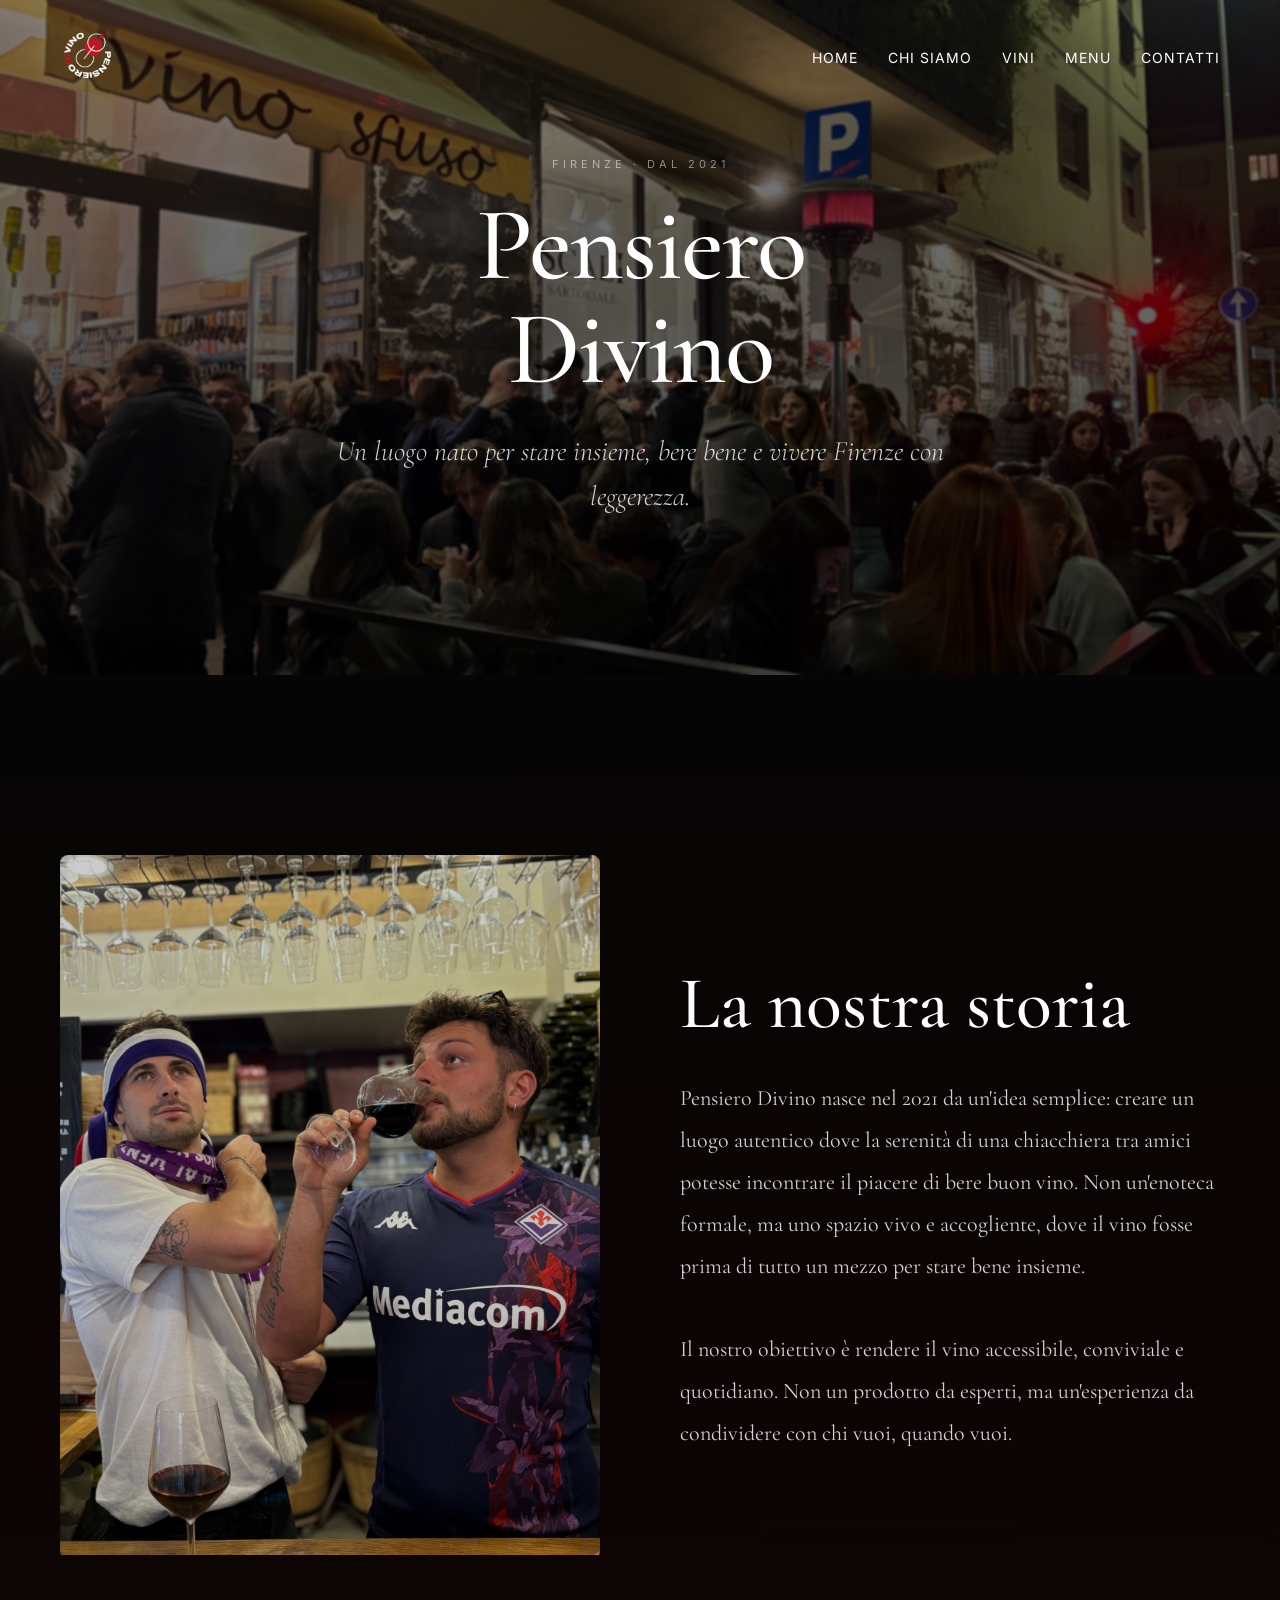
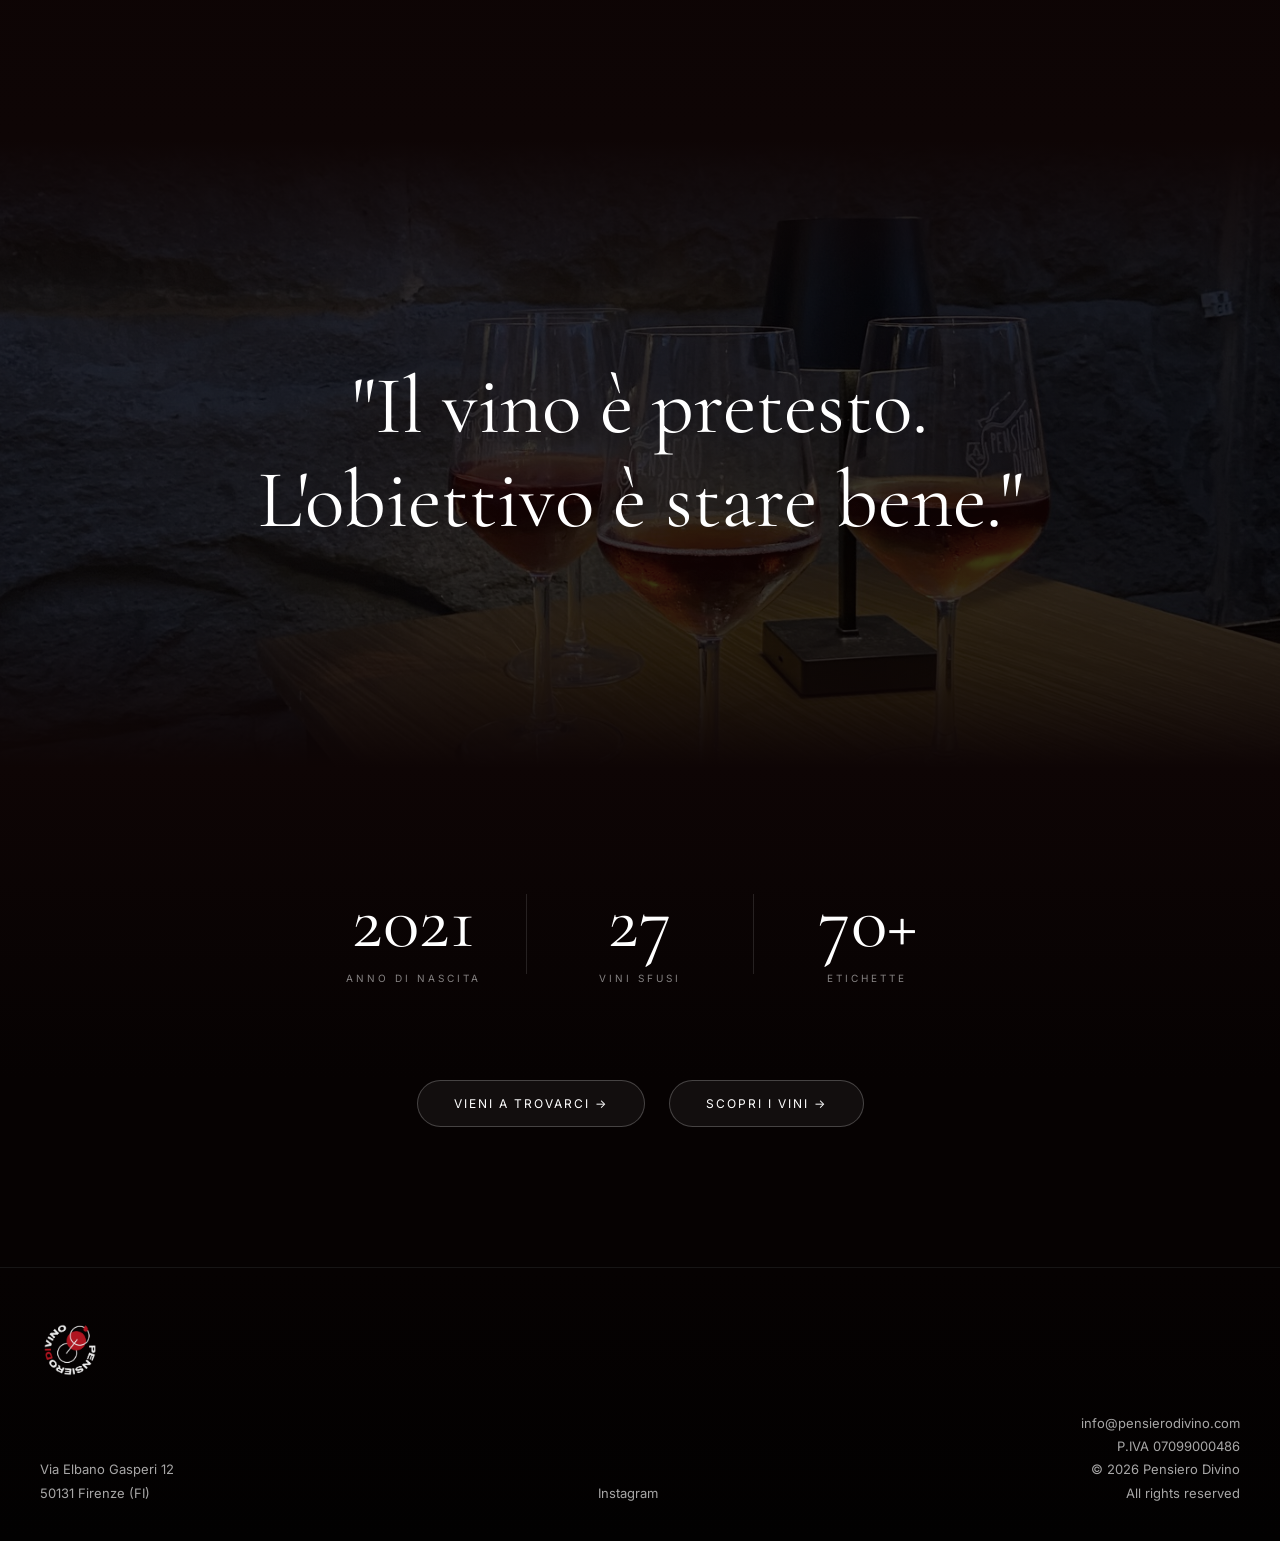
<file: chi-siamo.html>
<!DOCTYPE html>
<html lang="it">

<head>
  <meta charset="UTF-8">
  <meta name="viewport" content="width=device-width, initial-scale=1.0">
  <meta name="description" content="La storia di Pensiero Divino — un'enoteca nata a Firenze nel 2021 per condividere il vino con leggerezza.">

  <!-- Favicon -->
  <link rel="icon" type="image/png" href="/assets/favicon/favicon-96x96.png" sizes="96x96">
  <link rel="icon" type="image/svg+xml" href="/assets/favicon/favicon.svg">
  <link rel="shortcut icon" href="/assets/favicon/favicon.ico">
  <link rel="apple-touch-icon" sizes="180x180" href="/assets/favicon/apple-touch-icon.png">
  <meta name="apple-mobile-web-app-title" content="Pensiero Divino">
  <link rel="manifest" href="/assets/favicon/site.webmanifest">

  <!-- Open Graph -->
  <meta property="og:type" content="website">
  <meta property="og:site_name" content="Pensiero Divino">
  <meta property="og:locale" content="it_IT">
  <meta property="og:title" content="Chi Siamo • Pensiero Divino">
  <meta property="og:description" content="Un'enoteca nata a Firenze nel 2021 per condividere il vino con leggerezza. La nostra storia.">
  <meta property="og:url" content="https://www.pensierodivino.com/chi-siamo">
  <meta property="og:image" content="https://www.pensierodivino.com/assets/foto/galleria-1.jpg">
  <meta name="twitter:card" content="summary_large_image">
  <meta name="twitter:title" content="Chi Siamo • Pensiero Divino">
  <meta name="twitter:description" content="Un'enoteca nata a Firenze nel 2021 per condividere il vino con leggerezza. La nostra storia.">
  <meta name="twitter:image" content="https://www.pensierodivino.com/assets/foto/galleria-1.jpg">

  <title>Chi Siamo • Pensiero Divino</title>

  <link rel="stylesheet" href="style.css">

  <link rel="preconnect" href="https://fonts.googleapis.com">
  <link rel="preconnect" href="https://fonts.gstatic.com" crossorigin>
  <link href="https://fonts.googleapis.com/css2?family=Cormorant+Garamond:wght@300;400;500;600&family=Inter:wght@300;400;500&display=swap" rel="stylesheet">
</head>

<body>

  <!-- HERO -->

  <section class="about-hero">

    <img src="assets/foto/atmosfera.jpg" alt="Pensiero Divino" class="about-hero-image">

    <div class="overlay"></div>

    <header class="navbar" id="navbar">

      <a href="/" class="logo">
        <img src="assets/loghi/logo-rotondo.png" alt="Pensiero Divino">
      </a>

      <nav>
        <a href="/">Home</a>
        <a href="/chi-siamo">Chi siamo</a>
        <a href="/vini">Vini</a>
        <a href="/menu">Menu</a>
        <a href="/contatti">Contatti</a>
      </nav>

      <button class="hamburger" id="hamburger" aria-label="Apri menu">
        <span></span>
        <span></span>
        <span></span>
      </button>

    </header>

    <div class="about-hero-content">
      <p class="about-hero-tag">Firenze · Dal 2021</p>
      <h1>Pensiero<br>Divino</h1>
      <p class="about-hero-text">
        Un luogo nato per stare insieme, bere bene e vivere Firenze con leggerezza.
      </p>
    </div>

  </section>

  <!-- MOBILE NAV -->
  <div class="mobile-nav" id="mobileNav">
    <button class="mobile-nav-close" id="mobileNavClose">✕</button>
    <nav>
      <a href="/">Home</a>
      <a href="/chi-siamo">Chi siamo</a>
      <a href="/vini">Vini</a>
      <a href="/menu">Menu</a>
      <a href="/contatti">Contatti</a>
    </nav>
  </div>

  <!-- STORIA -->

  <section class="about-story reveal">

    <div class="about-grid">

      <div class="about-image">
        <img src="assets/foto/ragazzi.jpg" alt="Pensiero Divino atmosfera" loading="lazy">
      </div>

      <div class="about-text">

        <h2>La nostra storia</h2>

        <p>
          Pensiero Divino nasce nel 2021 da un'idea semplice: creare un luogo autentico dove la serenità di una chiacchiera tra amici potesse incontrare il piacere di bere buon vino. Non un'enoteca formale, ma uno spazio vivo e accogliente, dove il vino fosse prima di tutto un mezzo per stare bene insieme.
          <br><br>
          Il nostro obiettivo è rendere il vino accessibile, conviviale e quotidiano. Non un prodotto da esperti, ma un'esperienza da condividere con chi vuoi, quando vuoi.
        </p>

      </div>

    </div>

  </section>

  <!-- QUOTE FULL-BLEED -->

  <section class="about-quote reveal">

    <img src="assets/foto/galleria-3.jpg" alt="" class="about-quote-bg" loading="lazy">
    <div class="about-quote-overlay"></div>

    <div class="about-quote-content">
      <p>
        "Il vino è pretesto.<br>
        L'obiettivo è stare bene."
      </p>
    </div>

  </section>

  <!-- NUMERI -->

  <section class="about-numbers reveal">
    <div class="stats-grid">

      <div class="stat-item">
        <span class="stat-number">2021</span>
        <span class="stat-label">Anno di nascita</span>
      </div>

      <div class="stat-divider"></div>

      <div class="stat-item">
        <span class="stat-number">27</span>
        <span class="stat-label">Vini sfusi</span>
      </div>

      <div class="stat-divider"></div>

      <div class="stat-item">
        <span class="stat-number">70+</span>
        <span class="stat-label">Etichette</span>
      </div>

    </div>
  </section>

  <!-- CTA -->

  <section class="about-cta reveal">
    <a href="/contatti" class="about-cta-link">Vieni a trovarci →</a>
    <a href="/vini" class="about-cta-link">Scopri i vini →</a>
  </section>

  <!-- FOOTER -->

  <footer class="footer reveal">

    <div class="footer-logo">
      <img src="assets/loghi/logo-rotondo.png" alt="Pensiero Divino Logo" loading="lazy">
    </div>

    <div class="footer-bottom">

      <div class="footer-left">
        Via Elbano Gasperi 12<br>
        50131 Firenze (FI)
      </div>

      <div class="footer-center">
        <a href="https://www.instagram.com/pensierodivino_/" target="_blank">
          Instagram
        </a>
      </div>

      <div class="footer-right">
        info@pensierodivino.com<br>
        P.IVA 07099000486<br>
        © 2026 Pensiero Divino<br>
        All rights reserved
      </div>

    </div>

  </footer>

  <script src="script.js"></script>

</body>

</html>
</file>
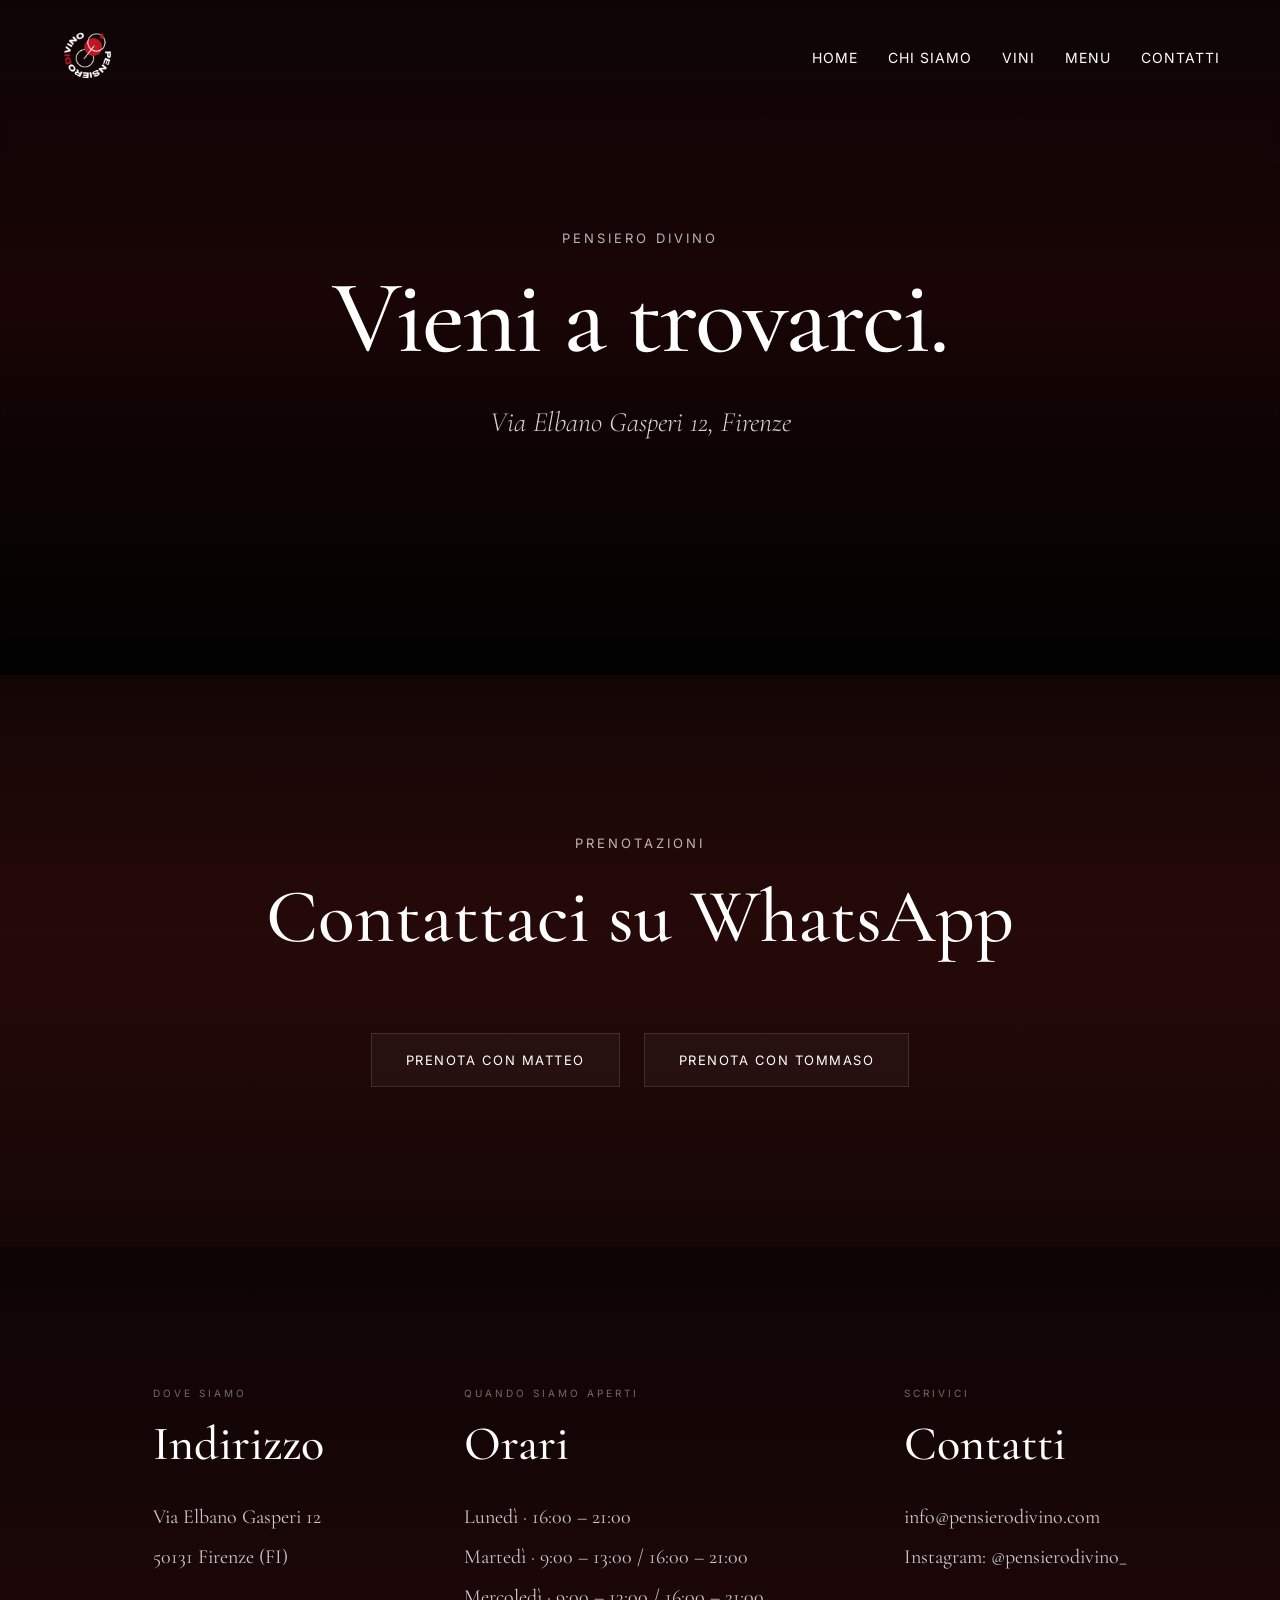
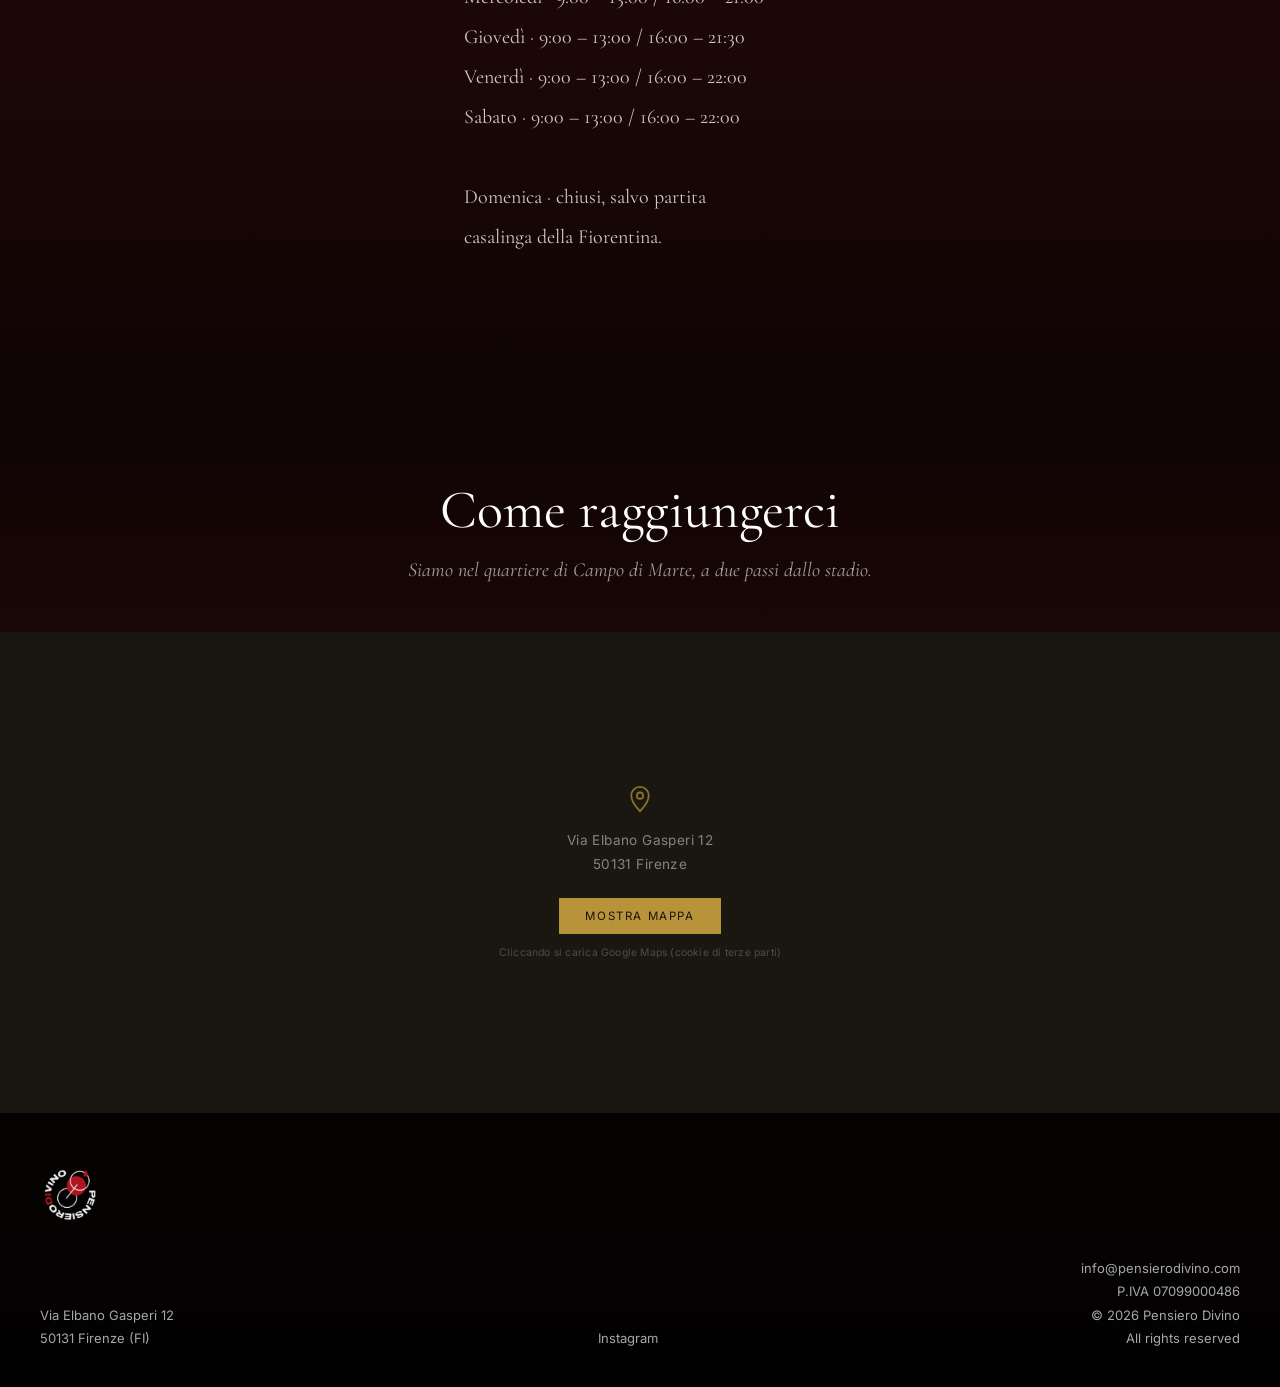
<file: contatti.html>
<!DOCTYPE html>
<html lang="it">

<head>
  <meta charset="UTF-8">
  <meta name="viewport" content="width=device-width, initial-scale=1.0">
  <meta name="description" content="Contatta Pensiero Divino — Via Elbano Gasperi 12, Firenze. Orari, prenotazioni WhatsApp e mappa.">

  <!-- Favicon -->
  <link rel="icon" type="image/png" href="/assets/favicon/favicon-96x96.png" sizes="96x96">
  <link rel="icon" type="image/svg+xml" href="/assets/favicon/favicon.svg">
  <link rel="shortcut icon" href="/assets/favicon/favicon.ico">
  <link rel="apple-touch-icon" sizes="180x180" href="/assets/favicon/apple-touch-icon.png">
  <meta name="apple-mobile-web-app-title" content="Pensiero Divino">
  <link rel="manifest" href="/assets/favicon/site.webmanifest">

  <!-- Open Graph -->
  <meta property="og:type" content="website">
  <meta property="og:site_name" content="Pensiero Divino">
  <meta property="og:locale" content="it_IT">
  <meta property="og:title" content="Contatti • Pensiero Divino">
  <meta property="og:description" content="Siamo in Via Elbano Gasperi 12, Firenze. Scrivici su WhatsApp per prenotazioni o informazioni.">
  <meta property="og:url" content="https://www.pensierodivino.com/contatti">
  <meta property="og:image" content="https://www.pensierodivino.com/assets/foto/galleria-1.jpg">
  <meta name="twitter:card" content="summary_large_image">
  <meta name="twitter:title" content="Contatti • Pensiero Divino">
  <meta name="twitter:description" content="Siamo in Via Elbano Gasperi 12, Firenze. Scrivici su WhatsApp per prenotazioni o informazioni.">
  <meta name="twitter:image" content="https://www.pensierodivino.com/assets/foto/galleria-1.jpg">

  <title>Contatti • Pensiero Divino</title>

  <link rel="stylesheet" href="style.css">

  <link rel="preconnect" href="https://fonts.googleapis.com">
  <link rel="preconnect" href="https://fonts.gstatic.com" crossorigin>

  <link href="https://fonts.googleapis.com/css2?family=Cormorant+Garamond:wght@300;400;500;600&family=Inter:wght@300;400;500&display=swap" rel="stylesheet">
</head>

<body>

  <!-- HERO -->

  <section class="contact-hero">

    <video autoplay muted loop playsinline class="contact-video">
      <source src="assets/video/contatti.mp4" type="video/mp4">
    </video>

    <div class="overlay"></div>

    <header class="navbar" id="navbar">

      <a href="/" class="logo">
        <img src="assets/loghi/logo-rotondo.png" alt="Pensiero Divino">
      </a>

      <nav>
        <a href="/">Home</a>
        <a href="/chi-siamo">Chi siamo</a>
        <a href="/vini">Vini</a>
        <a href="/menu">Menu</a>
        <a href="/contatti">Contatti</a>
      </nav>

      <button class="hamburger" id="hamburger" aria-label="Apri menu">
        <span></span>
        <span></span>
        <span></span>
      </button>

    </header>

    <div class="contact-hero-content">

      <p class="section-tag">
        Pensiero Divino
      </p>

      <h1>
        Vieni a trovarci.
      </h1>

      <p class="contact-hero-text">
        Via Elbano Gasperi 12, Firenze
      </p>

    </div>

  </section>

  <!-- MOBILE NAV -->
  <div class="mobile-nav" id="mobileNav">
    <button class="mobile-nav-close" id="mobileNavClose">✕</button>
    <nav>
      <a href="/">Home</a>
      <a href="/chi-siamo">Chi siamo</a>
      <a href="/vini">Vini</a>
      <a href="/menu">Menu</a>
      <a href="/contatti">Contatti</a>
    </nav>
  </div>

  <!-- WHATSAPP -->

  <section class="whatsapp-booking">

    <p class="section-tag">
      Prenotazioni
    </p>

    <h2>
      Contattaci su WhatsApp
    </h2>

    <div class="whatsapp-buttons">

      <a href="https://wa.me/393398639834" target="_blank" class="whatsapp-btn">
        Prenota con Matteo
      </a>

      <a href="https://wa.me/393455896346" target="_blank" class="whatsapp-btn">
        Prenota con Tommaso
      </a>

    </div>

  </section>

  <!-- CONTACT INFO -->

  <section class="contact-info">

    <div class="contact-block">
      <span class="contact-block-tag">Dove siamo</span>
      <h2>Indirizzo</h2>
      <p>
        Via Elbano Gasperi 12<br>
        50131 Firenze (FI)
      </p>
    </div>

    <div class="contact-block">
      <span class="contact-block-tag">Quando siamo aperti</span>
      <h2>Orari</h2>
      <p>
        Lunedì · 16:00 – 21:00<br>
        Martedì · 9:00 – 13:00 / 16:00 – 21:00<br>
        Mercoledì · 9:00 – 13:00 / 16:00 – 21:00<br>
        Giovedì · 9:00 – 13:00 / 16:00 – 21:30<br>
        Venerdì · 9:00 – 13:00 / 16:00 – 22:00<br>
        Sabato · 9:00 – 13:00 / 16:00 – 22:00<br>
        <br>
        Domenica · chiusi, salvo partita<br>casalinga della Fiorentina.
      </p>
    </div>

    <div class="contact-block">
      <span class="contact-block-tag">Scrivici</span>
      <h2>Contatti</h2>
      <p>
        info@pensierodivino.com<br>
        Instagram: @pensierodivino_
      </p>
    </div>

  </section>

  <!-- MAP -->

  <section class="map-section">

    <div class="map-intro">
      <h2>Come raggiungerci</h2>
      <p>Siamo nel quartiere di Campo di Marte, a due passi dallo stadio.</p>
    </div>

    <div class="map-placeholder" data-src="https://www.google.com/maps?q=Via%20Elbano%20Gasperi%2012%20Firenze&output=embed">
      <div class="map-placeholder-inner">
        <svg class="map-placeholder-pin" viewBox="0 0 24 24" fill="none" stroke="currentColor" stroke-width="1.5" stroke-linecap="round" stroke-linejoin="round">
          <path d="M12 21s-7-7.5-7-12.5a7 7 0 0 1 14 0C19 13.5 12 21 12 21z"/>
          <circle cx="12" cy="8.5" r="2.5"/>
        </svg>
        <p class="map-placeholder-address">Via Elbano Gasperi 12<br>50131 Firenze</p>
        <button class="map-placeholder-btn" onclick="loadMap(this)">Mostra mappa</button>
        <p class="map-placeholder-note">Cliccando si carica Google Maps (cookie di terze parti)</p>
      </div>
    </div>

  </section>

  <!-- FOOTER -->

  <footer class="footer">

    <div class="footer-logo">
      <img src="assets/loghi/logo-rotondo.png" alt="Pensiero Divino Logo" loading="lazy">
    </div>

    <div class="footer-bottom">

      <div class="footer-left">
        Via Elbano Gasperi 12<br>
        50131 Firenze (FI)
      </div>

      <div class="footer-center">
        <a href="https://www.instagram.com/pensierodivino_/" target="_blank">
          Instagram
        </a>
      </div>

      <div class="footer-right">
        info@pensierodivino.com<br>
        P.IVA 07099000486<br>
        © 2026 Pensiero Divino<br>
        All rights reserved
      </div>

    </div>

  </footer>

  <script src="script.js"></script>
</body>

</html>
</file>
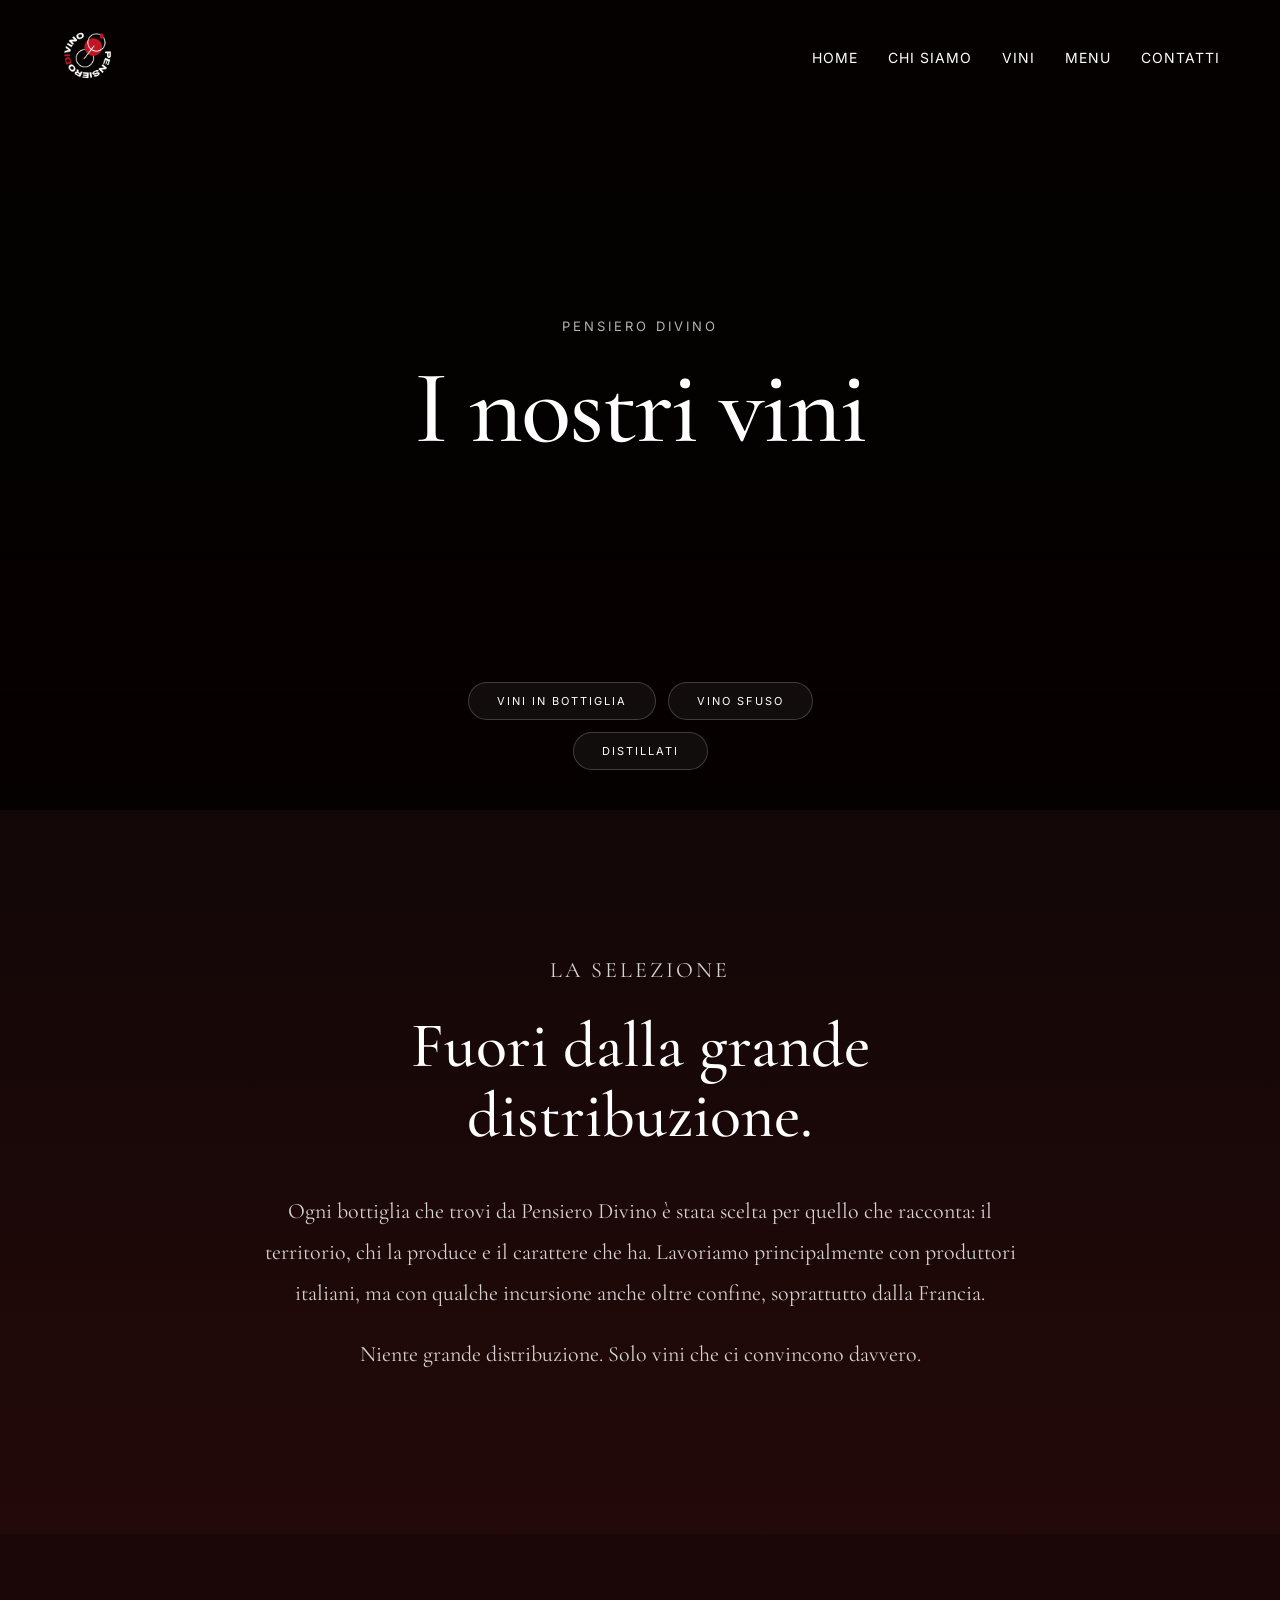
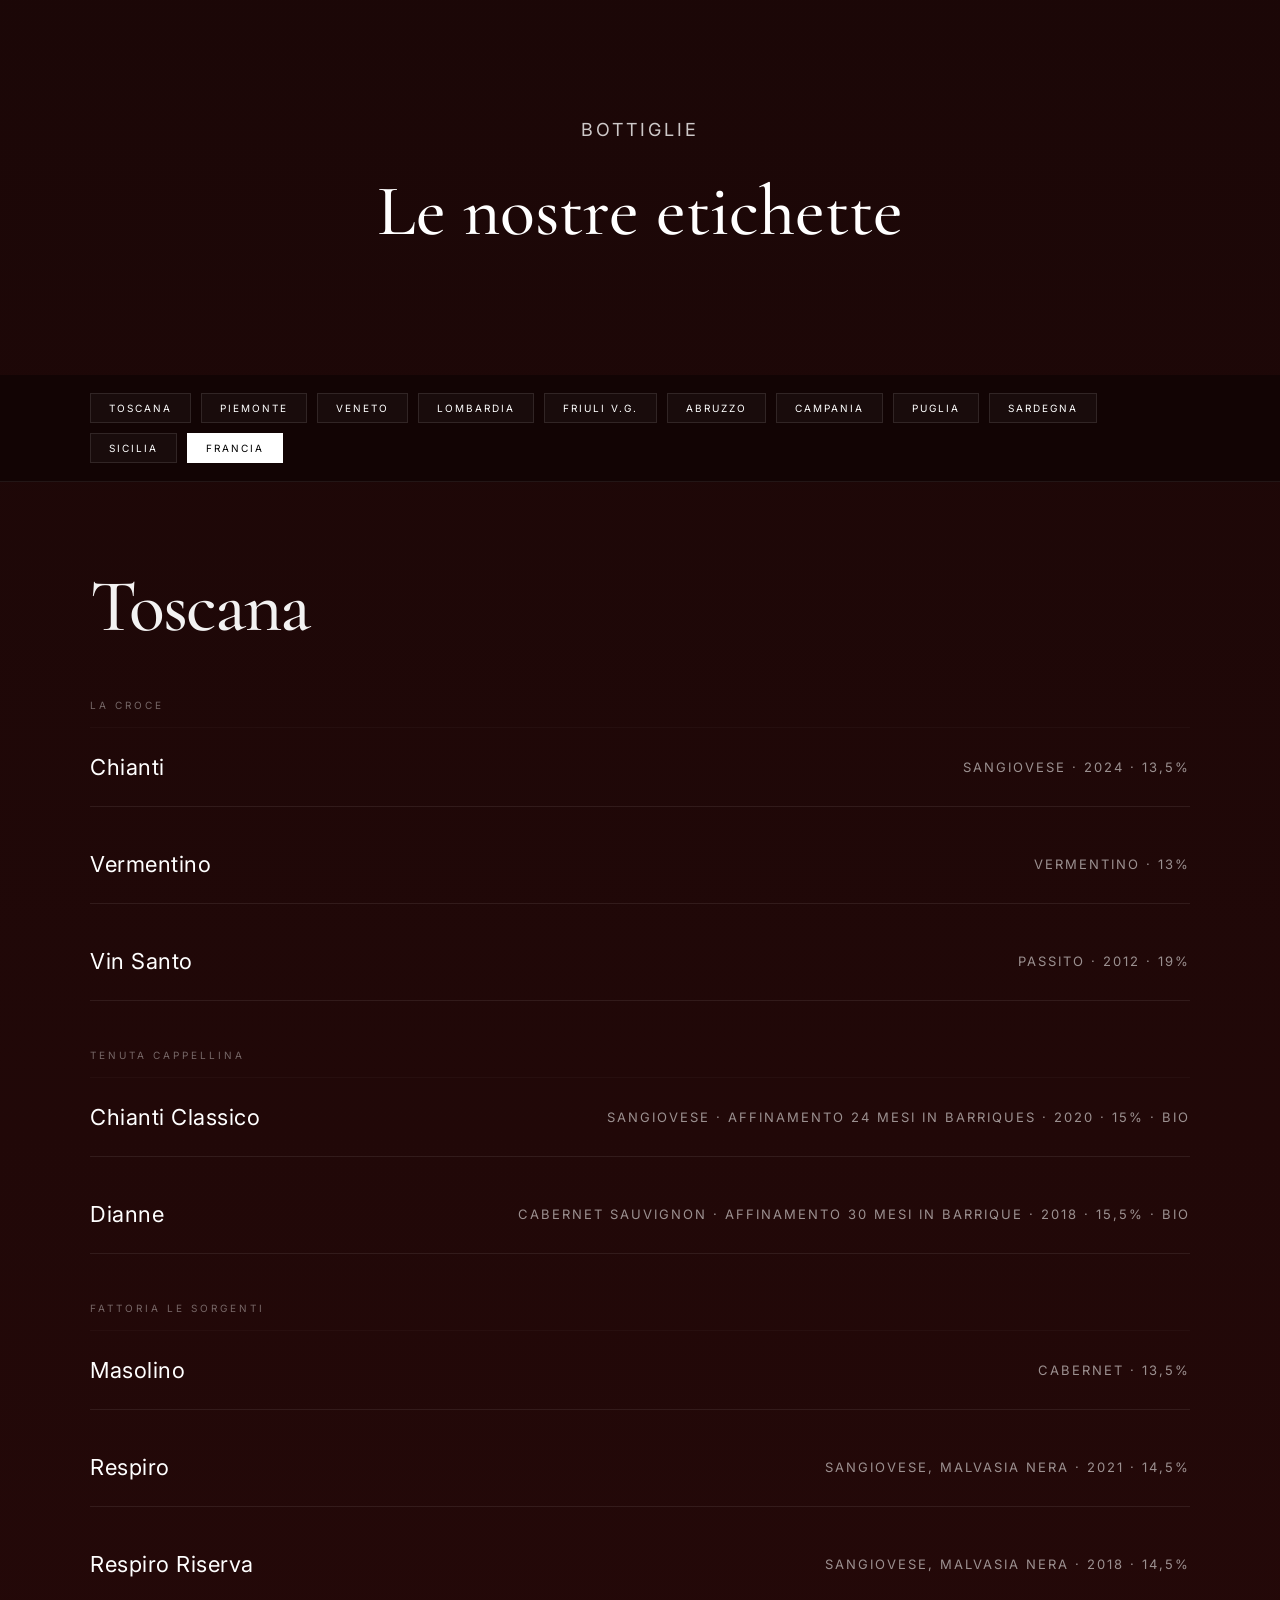
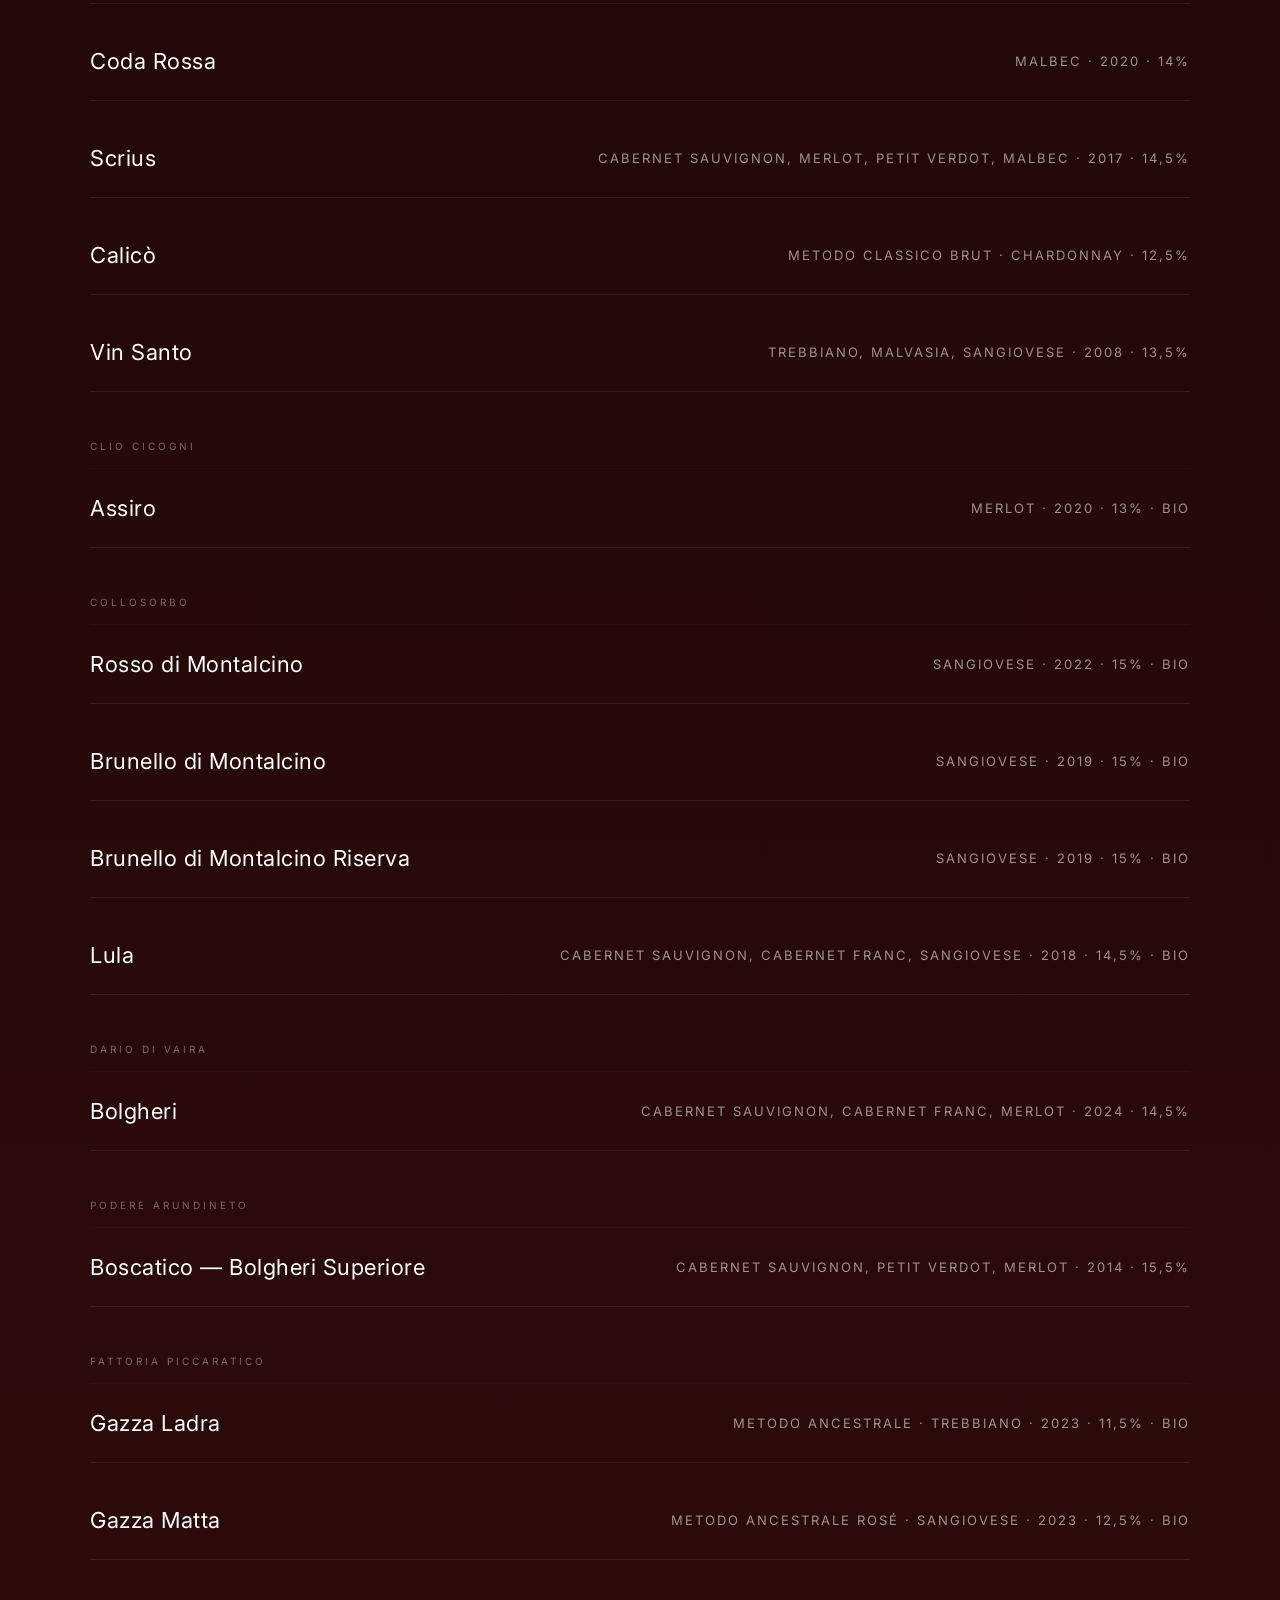
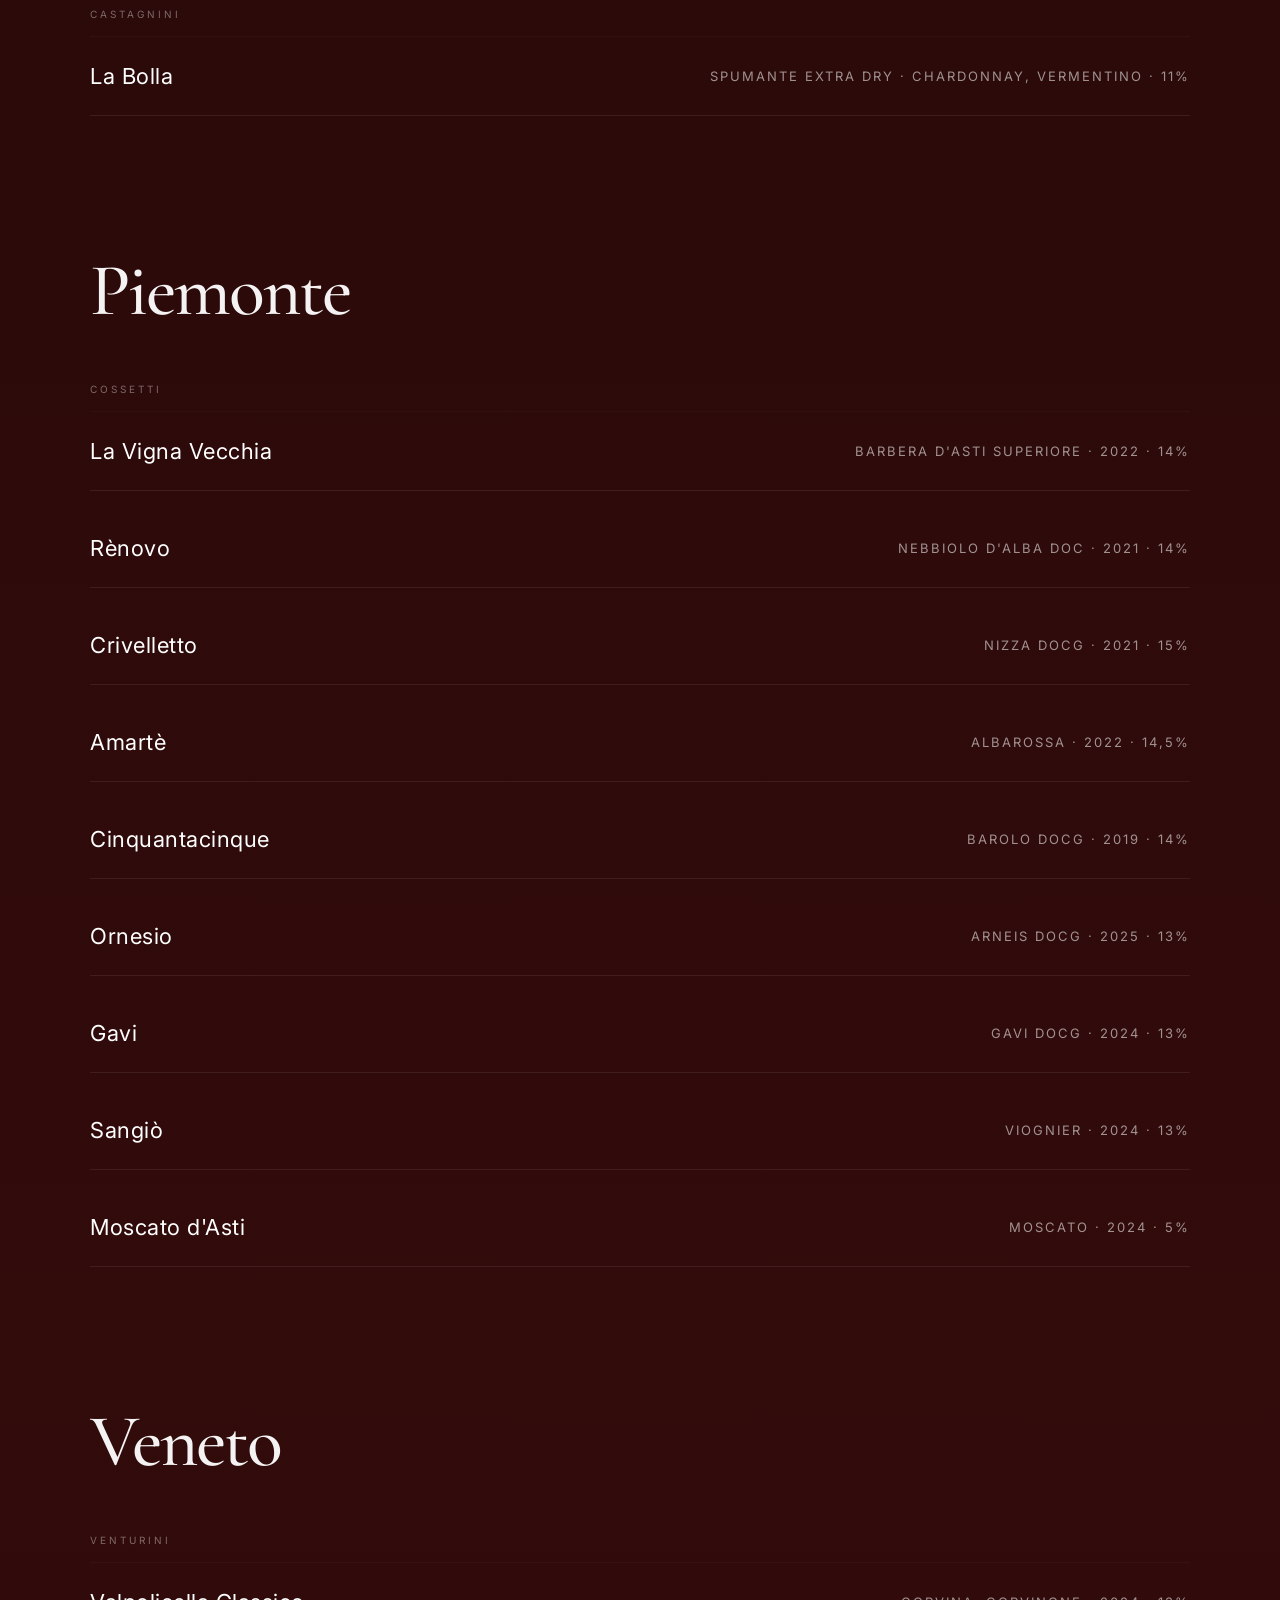
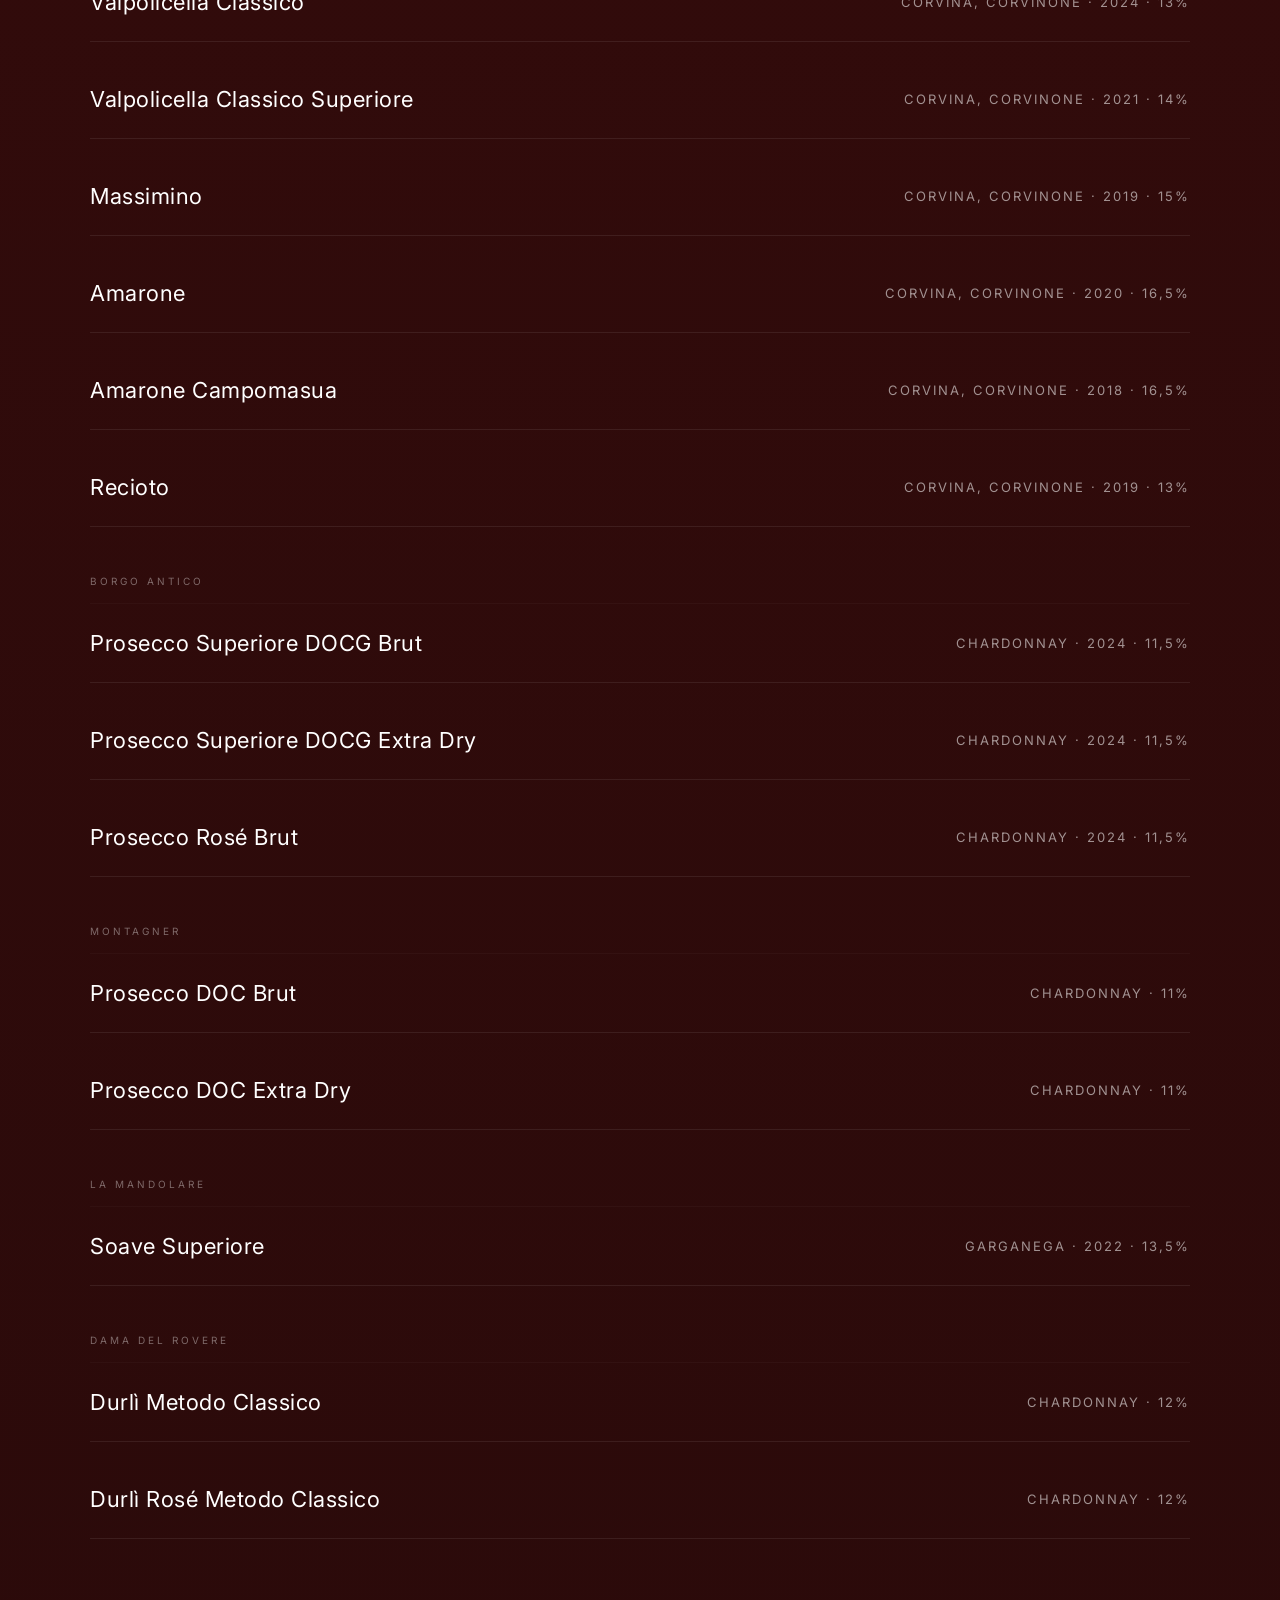
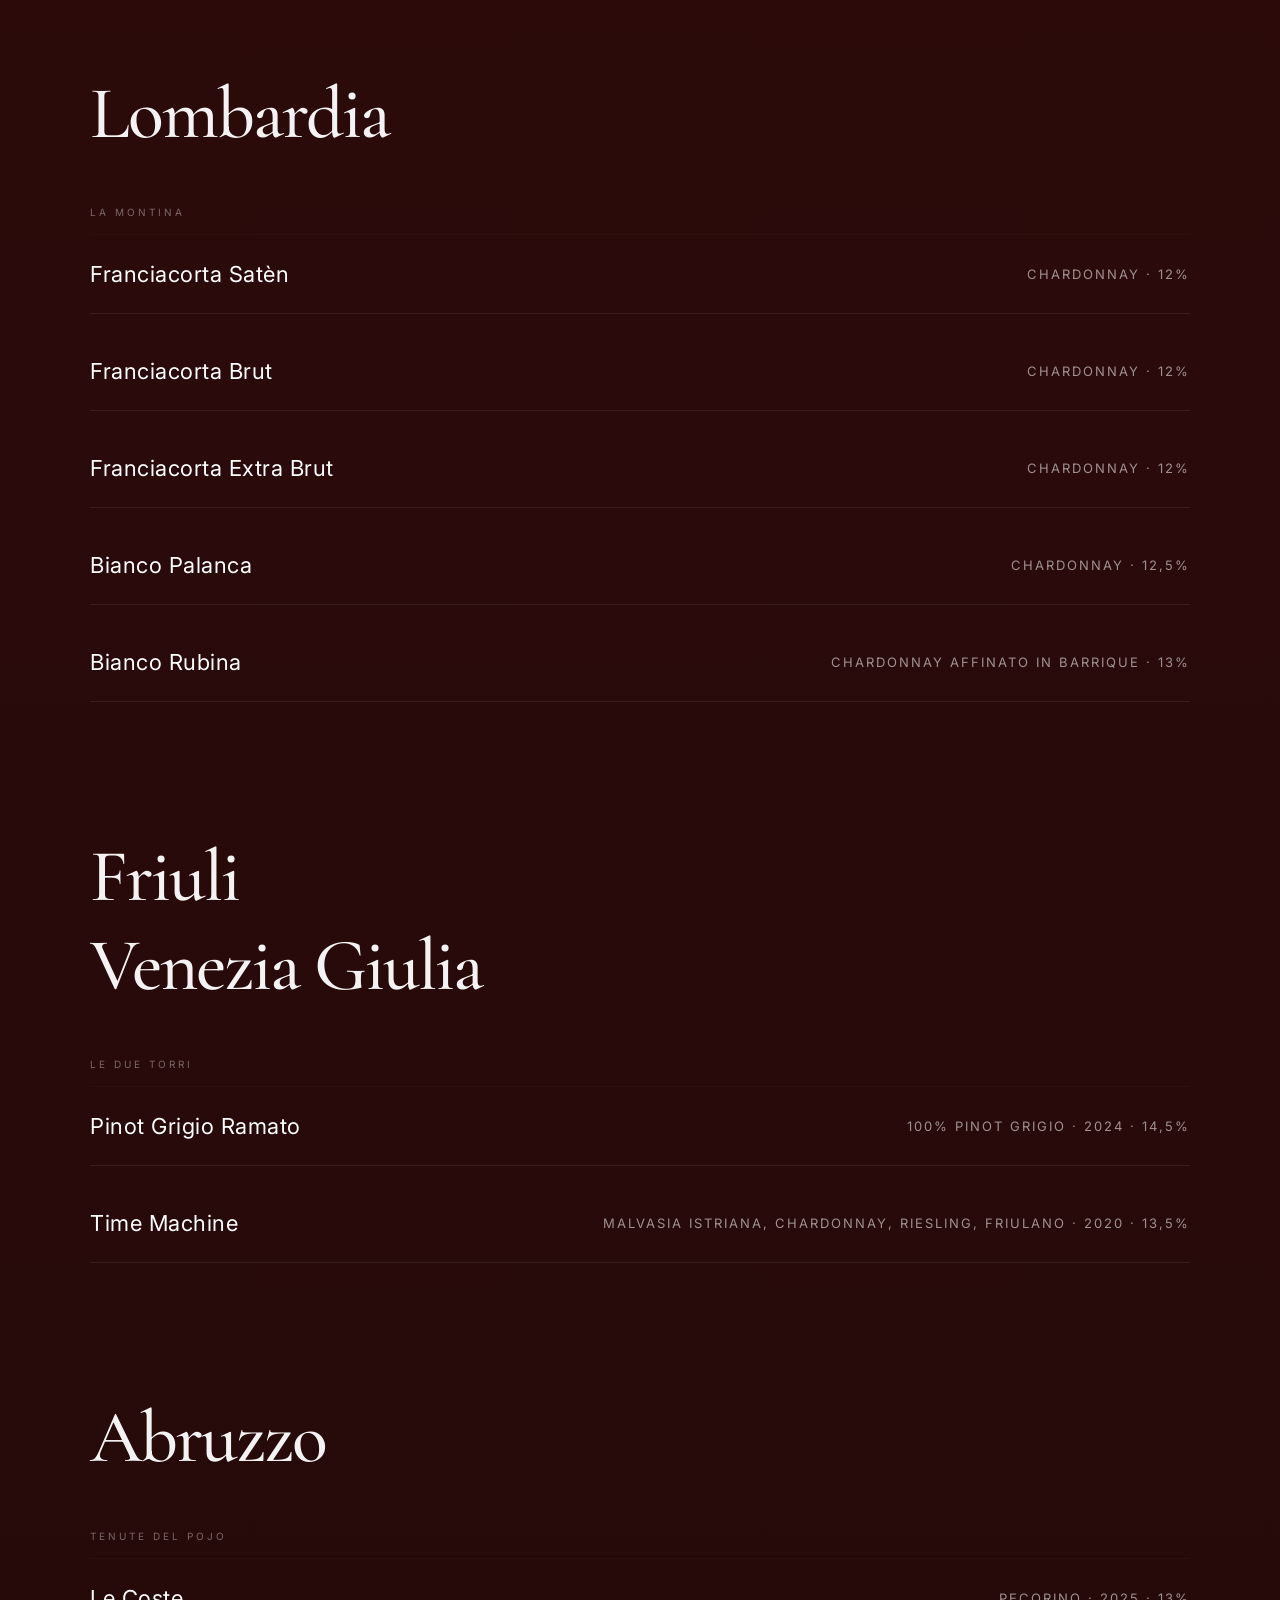
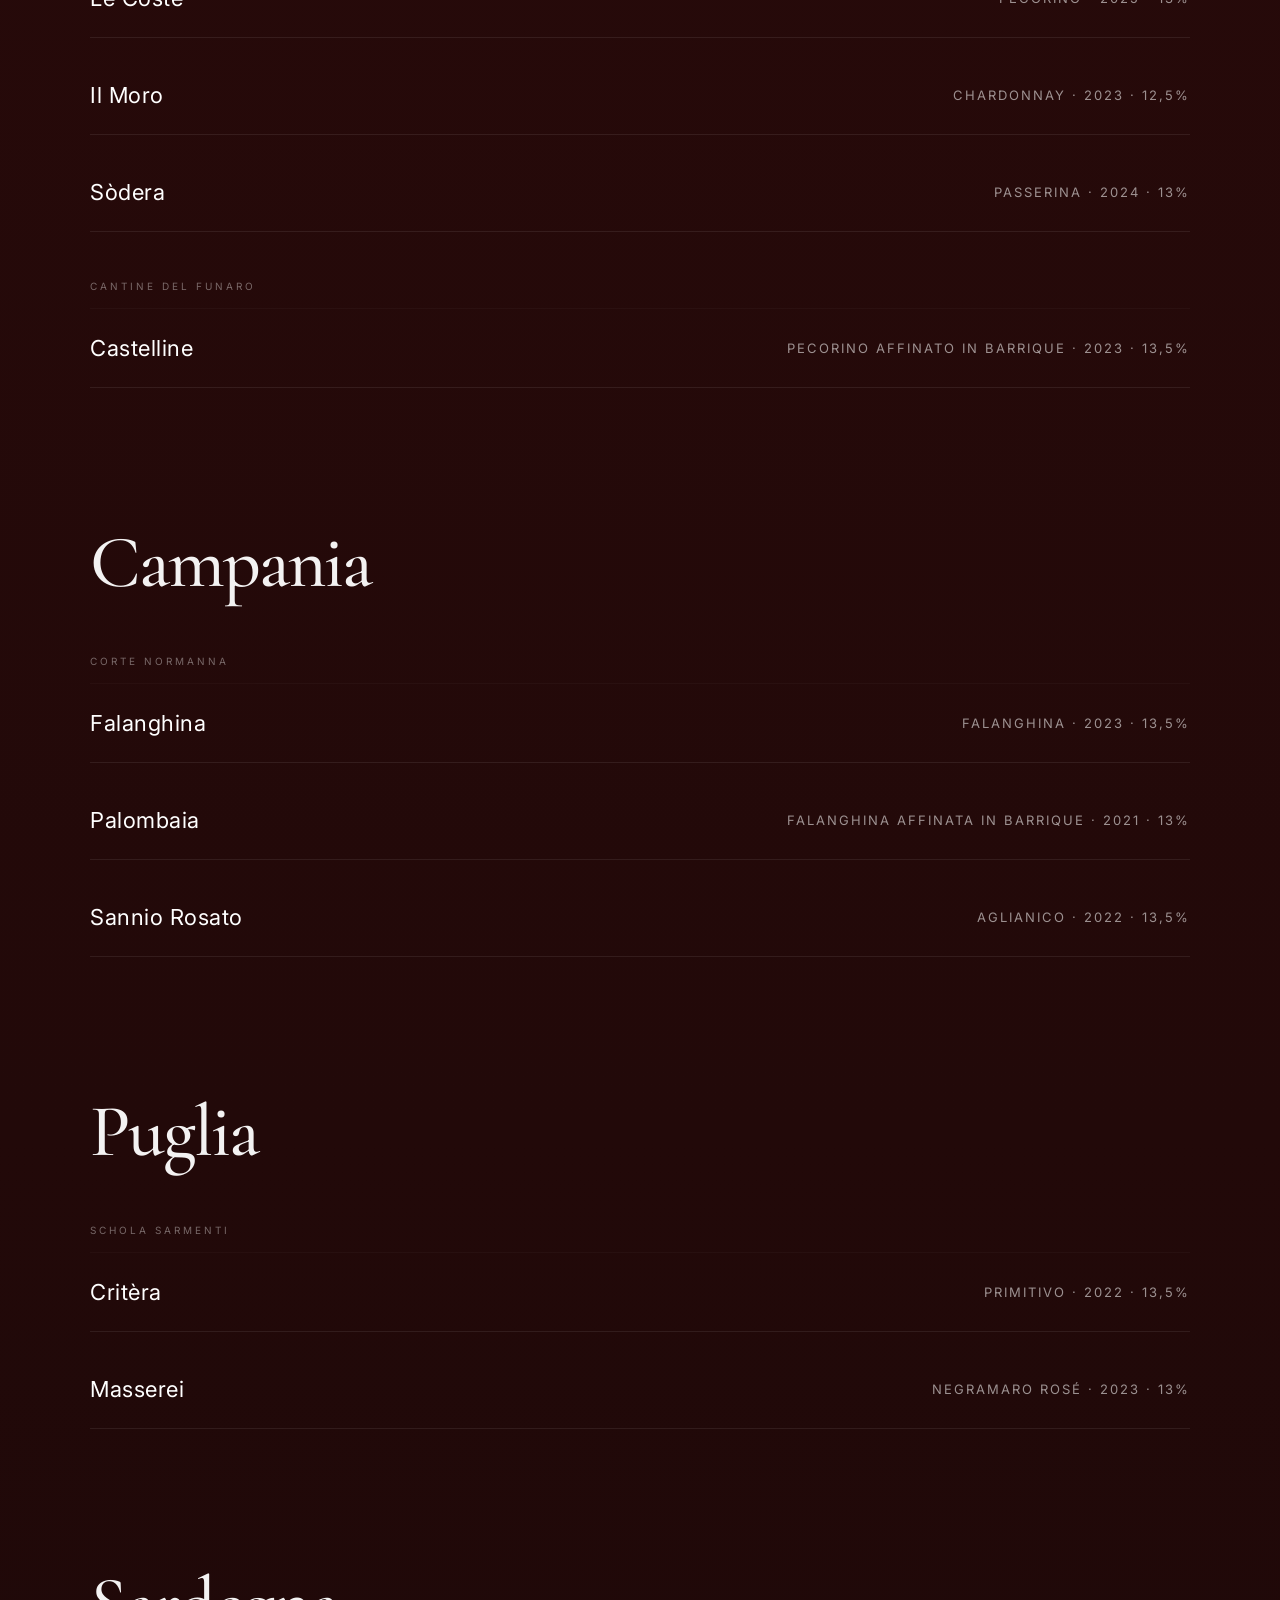
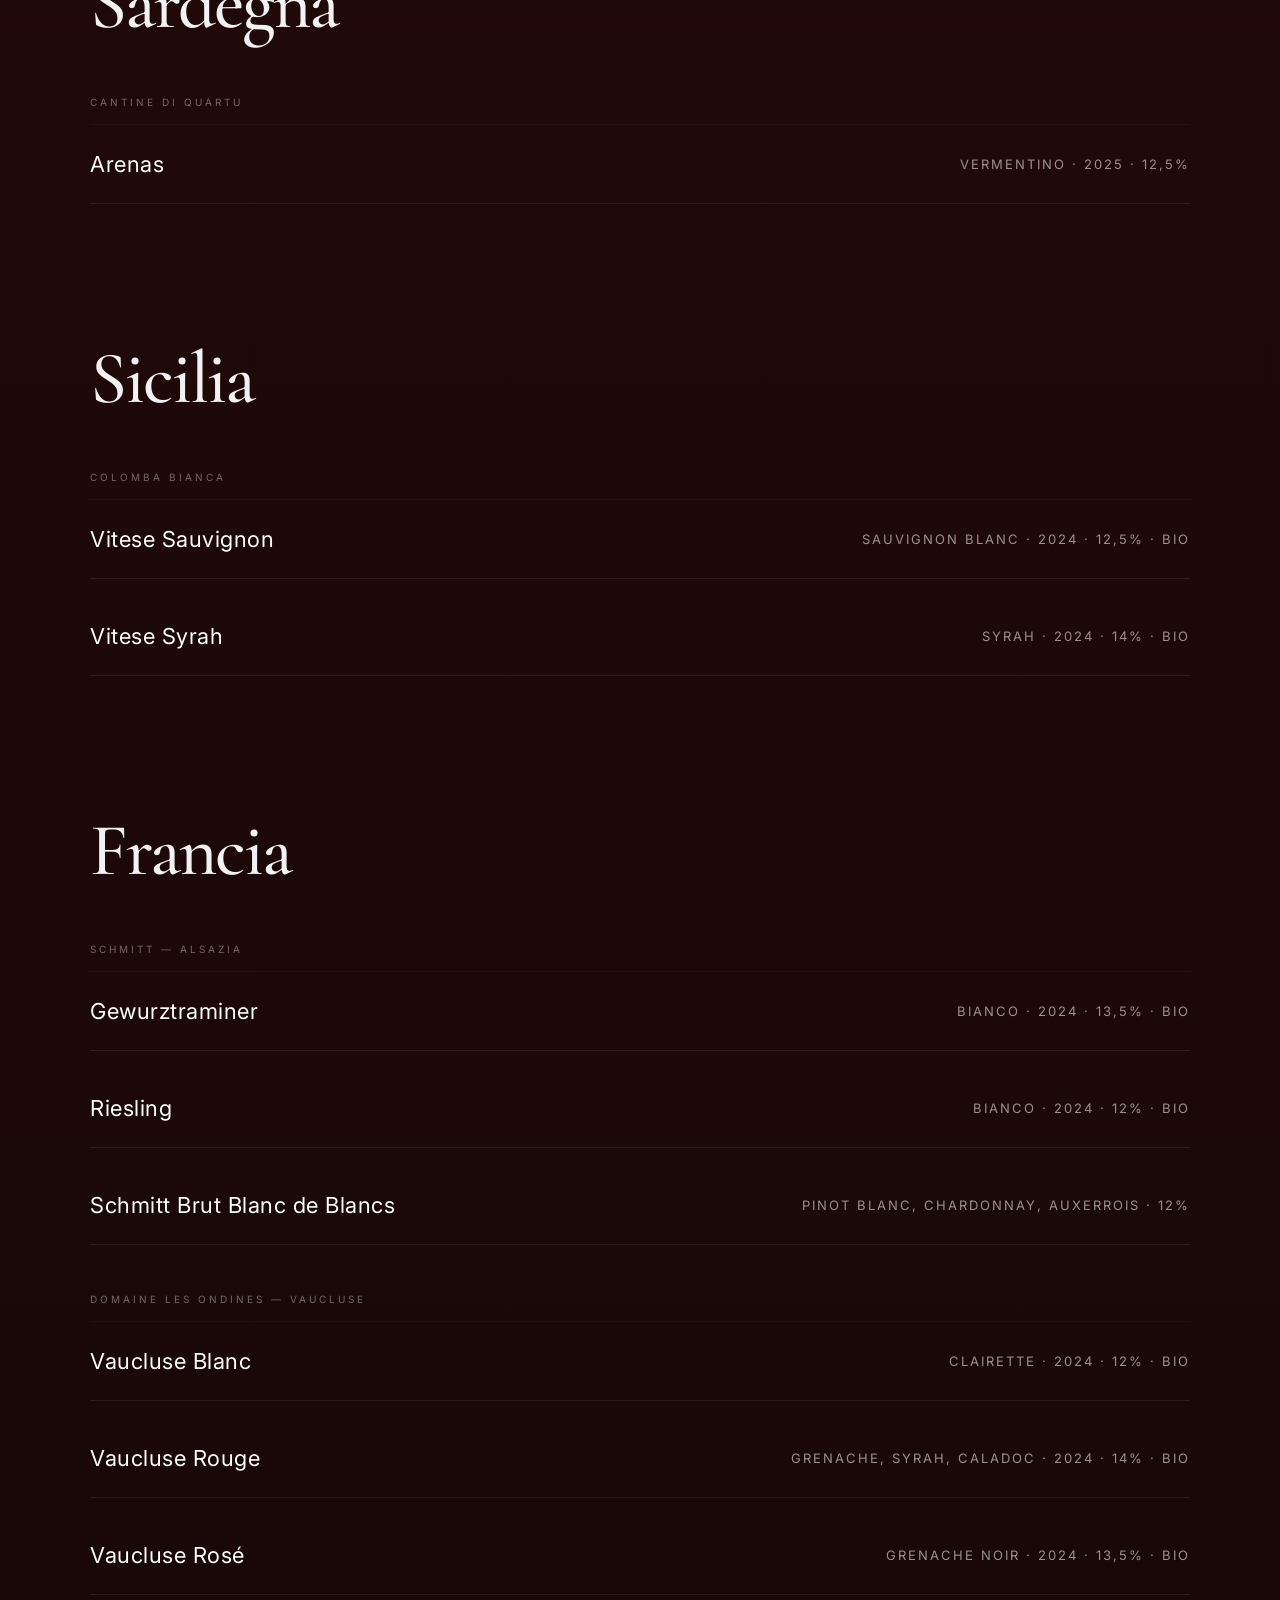
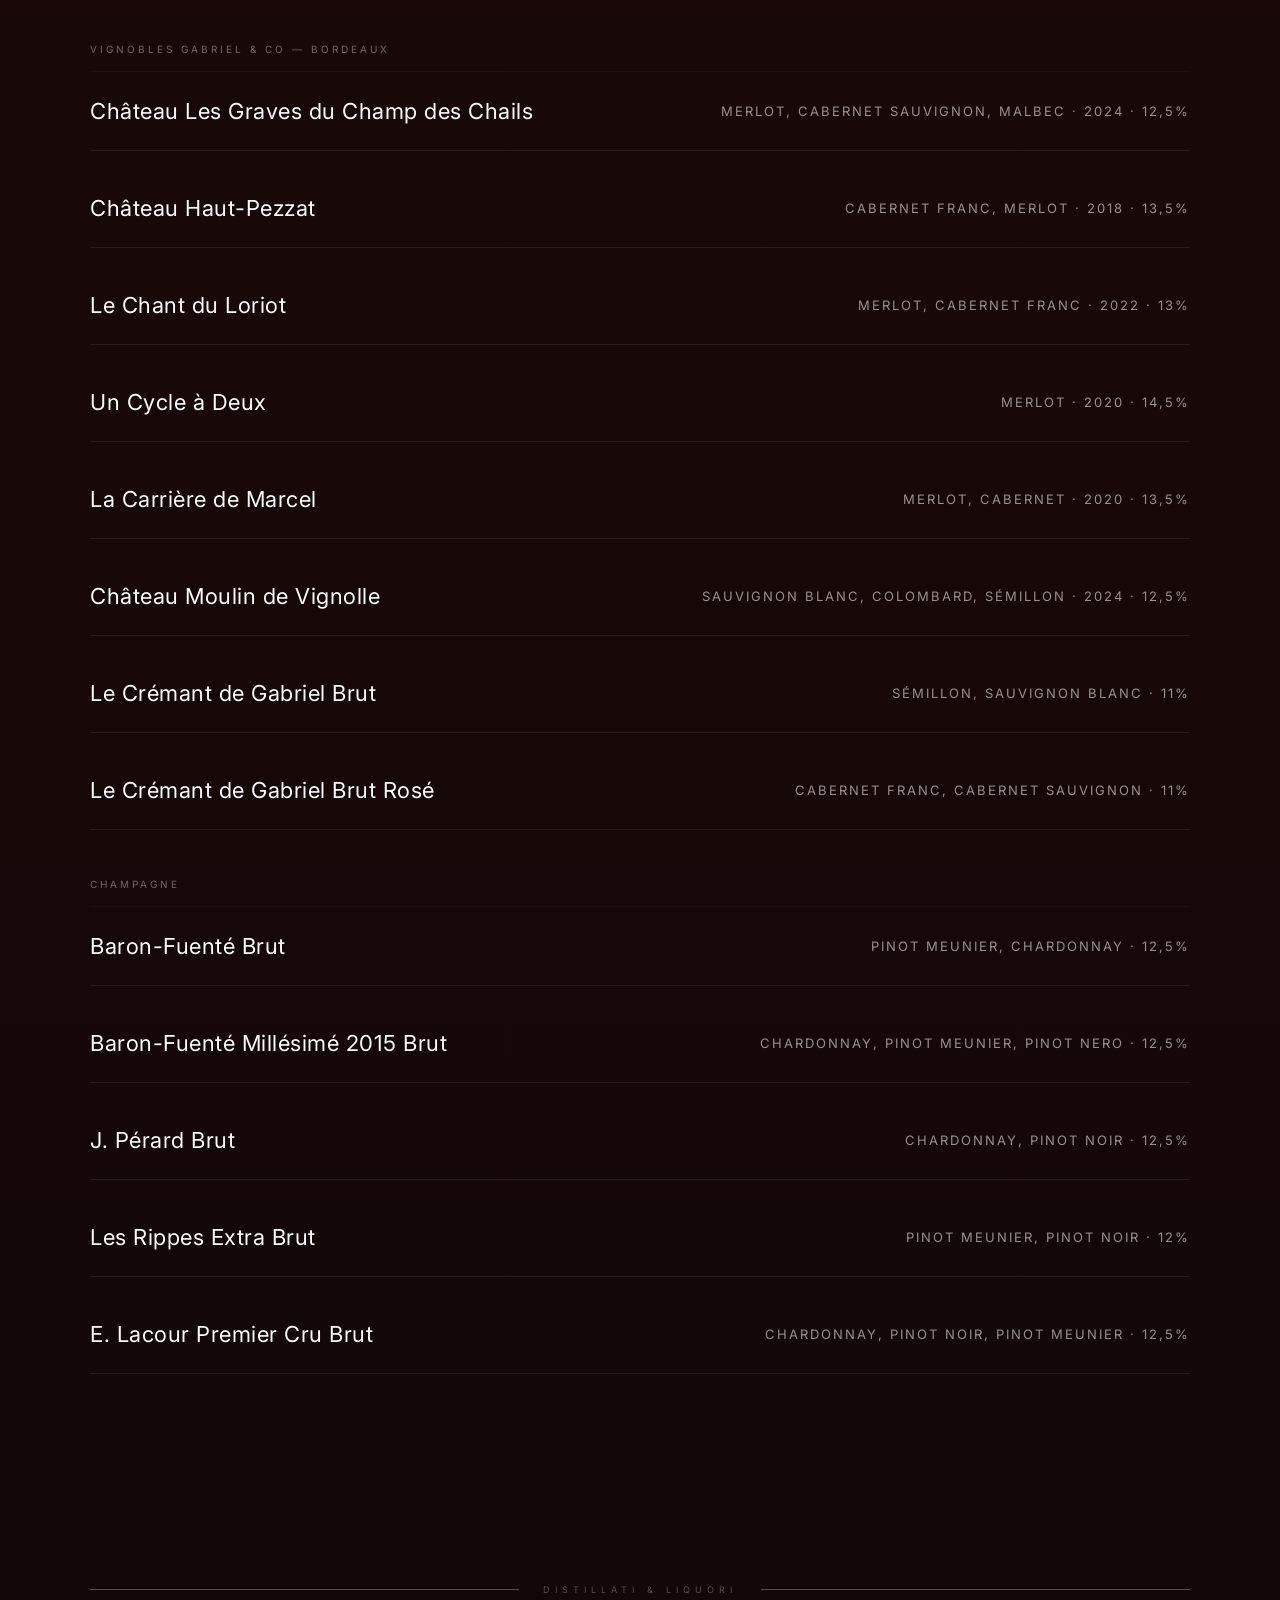
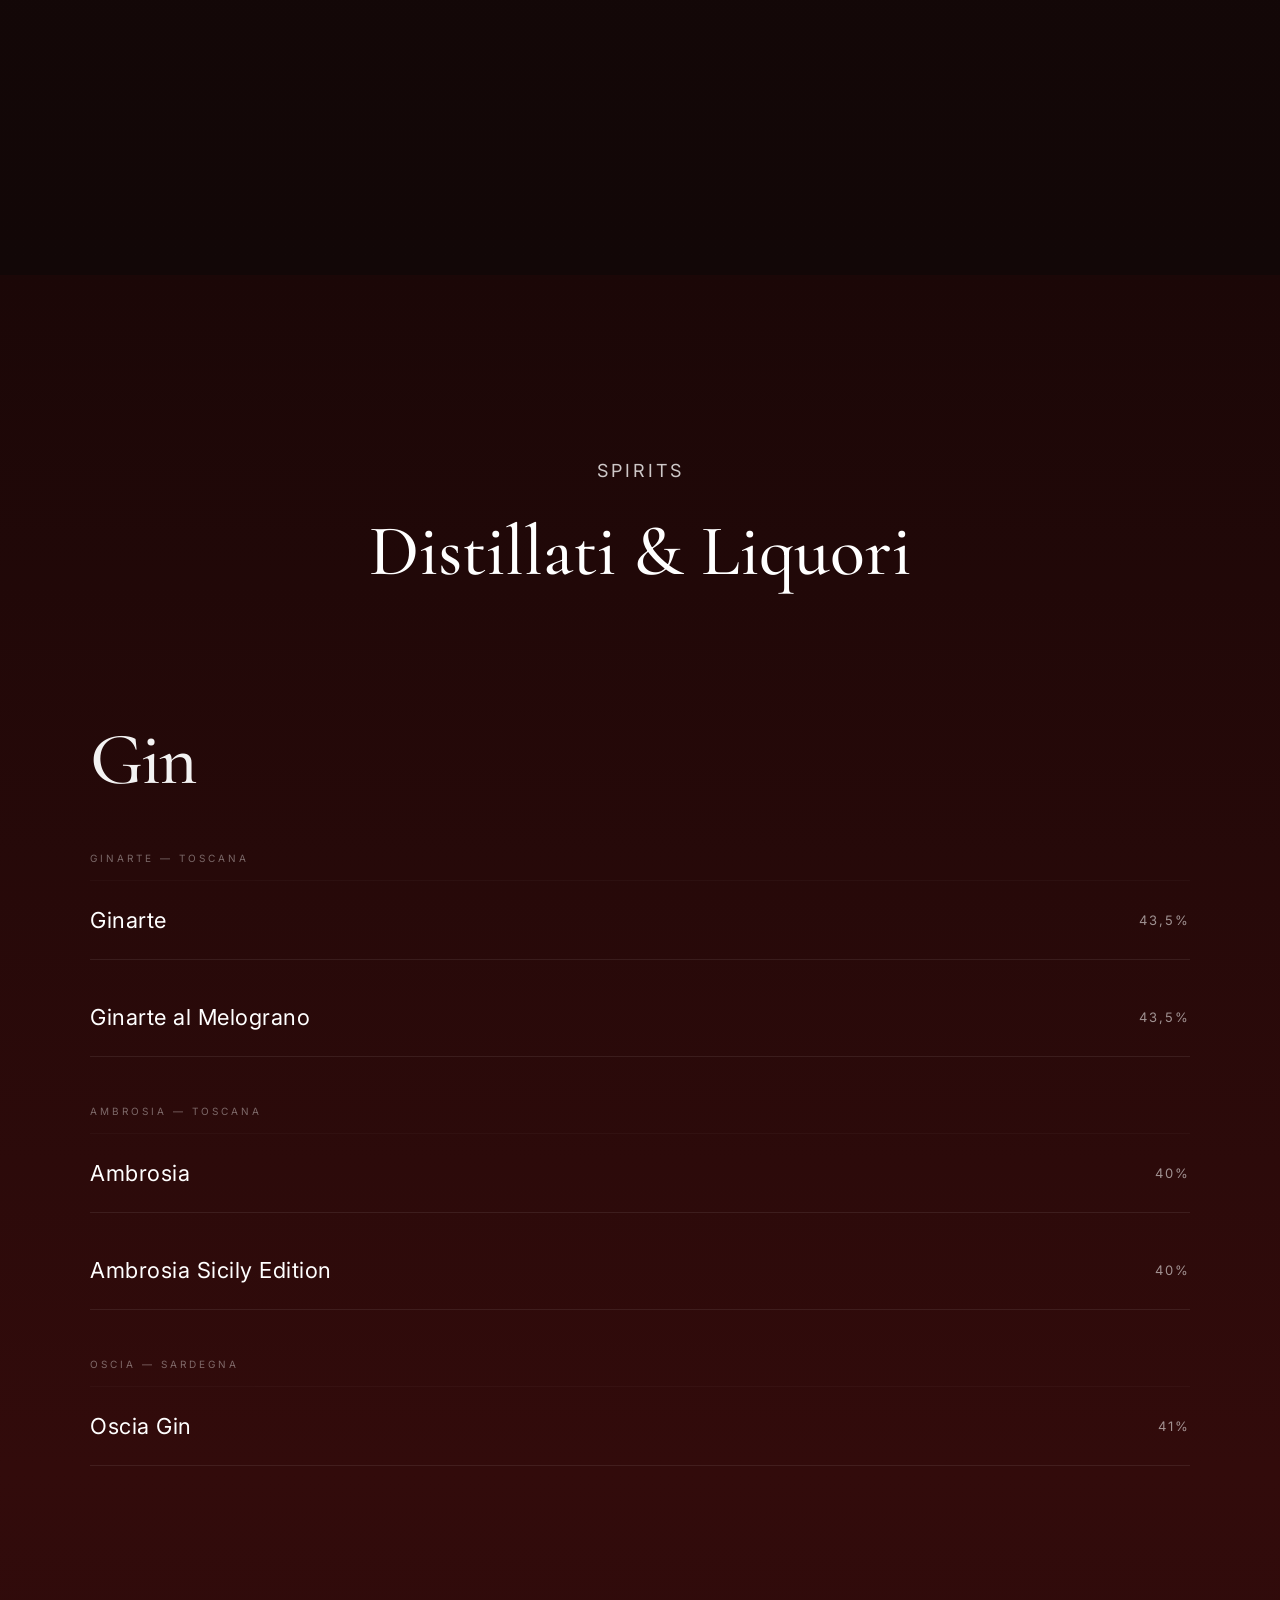
<file: vini.html>
<!DOCTYPE html>
<html lang="it">

<head>
  <meta charset="UTF-8">
  <meta name="viewport" content="width=device-width, initial-scale=1.0">
  <meta name="description" content="I vini di Pensiero Divino — 27 sfusi e oltre 70 etichette selezionate da tutta Italia. Enoteca a Firenze.">

  <!-- Favicon -->
  <link rel="icon" type="image/png" href="/assets/favicon/favicon-96x96.png" sizes="96x96">
  <link rel="icon" type="image/svg+xml" href="/assets/favicon/favicon.svg">
  <link rel="shortcut icon" href="/assets/favicon/favicon.ico">
  <link rel="apple-touch-icon" sizes="180x180" href="/assets/favicon/apple-touch-icon.png">
  <meta name="apple-mobile-web-app-title" content="Pensiero Divino">
  <link rel="manifest" href="/assets/favicon/site.webmanifest">

  <!-- Open Graph -->
  <meta property="og:type" content="website">
  <meta property="og:site_name" content="Pensiero Divino">
  <meta property="og:locale" content="it_IT">
  <meta property="og:title" content="I nostri vini • Pensiero Divino">
  <meta property="og:description" content="27 vini sfusi e oltre 70 etichette selezionate da tutta Italia. Scopri la carta dei vini della nostra enoteca a Firenze.">
  <meta property="og:url" content="https://www.pensierodivino.com/vini">
  <meta property="og:image" content="https://www.pensierodivino.com/assets/foto/galleria-1.jpg">
  <meta name="twitter:card" content="summary_large_image">
  <meta name="twitter:title" content="I nostri vini • Pensiero Divino">
  <meta name="twitter:description" content="27 vini sfusi e oltre 70 etichette selezionate da tutta Italia. Scopri la carta dei vini della nostra enoteca a Firenze.">
  <meta name="twitter:image" content="https://www.pensierodivino.com/assets/foto/galleria-1.jpg">

  <title>I nostri vini • Pensiero Divino</title>

  <link rel="stylesheet" href="style.css">

  <link rel="preconnect" href="https://fonts.googleapis.com">
  <link rel="preconnect" href="https://fonts.gstatic.com" crossorigin>

  <link href="https://fonts.googleapis.com/css2?family=Cormorant+Garamond:wght@300;400;500;600&family=Inter:wght@300;400;500&display=swap" rel="stylesheet">
</head>

<body>

  <!-- HERO -->

  <section class="wine-hero">

    <video autoplay muted loop playsinline class="wine-video">
      <source src="assets/video/vini.mp4" type="video/mp4">
    </video>

    <div class="overlay"></div>

    <header class="navbar" id="navbar">

      <a href="/" class="logo">
        <img src="assets/loghi/logo-rotondo.png" alt="Pensiero Divino">
      </a>

      <nav>
        <a href="/">Home</a>
        <a href="/chi-siamo">Chi siamo</a>
        <a href="/vini">Vini</a>
        <a href="/menu">Menu</a>
        <a href="/contatti">Contatti</a>
      </nav>

      <button class="hamburger" id="hamburger" aria-label="Apri menu">
        <span></span>
        <span></span>
        <span></span>
      </button>

    </header>

    <div class="wine-hero-content">

      <p class="section-tag">
        Pensiero Divino
      </p>

      <h1>
        I nostri vini
      </h1>

    </div>

    <!-- QUICK LINKS -->

    <div class="wine-links">
      <a href="#bottiglie">Vini in bottiglia</a>
      <a href="#sfuso">Vino sfuso</a>
      <div class="wine-links-more">
        <a href="#distillati">Distillati</a>
      </div>
    </div>

  </section>

  <!-- MOBILE NAV -->
  <div class="mobile-nav" id="mobileNav">
    <button class="mobile-nav-close" id="mobileNavClose">✕</button>
    <nav>
      <a href="/">Home</a>
      <a href="/chi-siamo">Chi siamo</a>
      <a href="/vini">Vini</a>
      <a href="/menu">Menu</a>
      <a href="/contatti">Contatti</a>
    </nav>
  </div>

  <!-- INTRO -->

  <section class="wine-intro reveal">

    <div class="wine-intro-content">

      <p class="section-tag">La selezione</p>

      <h2>Fuori dalla grande distribuzione.</h2>

      <p>
        Ogni bottiglia che trovi da Pensiero Divino è stata scelta per quello che racconta: il territorio, chi la produce e il carattere che ha. Lavoriamo principalmente con produttori italiani, ma con qualche incursione anche oltre confine, soprattutto dalla Francia.
      </p>

      <p>
        Niente grande distribuzione. Solo vini che ci convincono davvero.
      </p>

    </div>

  </section>

  <!-- BOTTIGLIE -->

  <section class="wine-bottles" id="bottiglie">

    <div class="wine-section-intro">
      <p class="section-tag">Bottiglie</p>
      <h2>Le nostre etichette</h2>
    </div>

    <!-- REGION NAV -->

    <nav class="wine-region-nav" id="regionNav">
      <div class="wine-region-nav-inner">
        <a href="#regione-toscana">Toscana</a>
        <a href="#regione-piemonte">Piemonte</a>
        <a href="#regione-veneto">Veneto</a>
        <a href="#regione-lombardia">Lombardia</a>
        <a href="#regione-friuli">Friuli V.G.</a>
        <a href="#regione-abruzzo">Abruzzo</a>
        <a href="#regione-campania">Campania</a>
        <a href="#regione-puglia">Puglia</a>
        <a href="#regione-sardegna">Sardegna</a>
        <a href="#regione-sicilia">Sicilia</a>
        <a href="#regione-francia">Francia</a>
      </div>
    </nav>

    <!-- TOSCANA -->

    <div class="wine-region" id="regione-toscana">

      <h3>Toscana</h3>

      <p class="wine-producer">La Croce</p>
      <div class="wine-list">
        <div class="wine-item">
          <span class="wine-name">Chianti</span>
          <span class="wine-type">Sangiovese · 2024 · 13,5%</span>
        </div>
        <div class="wine-item">
          <span class="wine-name">Vermentino</span>
          <span class="wine-type">Vermentino · 13%</span>
        </div>
        <div class="wine-item">
          <span class="wine-name">Vin Santo</span>
          <span class="wine-type">Passito · 2012 · 19%</span>
        </div>
      </div>

      <p class="wine-producer">Tenuta Cappellina</p>
      <div class="wine-list">
        <div class="wine-item">
          <span class="wine-name">Chianti Classico</span>
          <span class="wine-type">Sangiovese · Affinamento 24 mesi in barriques · 2020 · 15% · BIO</span>
        </div>
        <div class="wine-item">
          <span class="wine-name">Dianne</span>
          <span class="wine-type">Cabernet Sauvignon · Affinamento 30 mesi in barrique · 2018 · 15,5% · BIO</span>
        </div>
      </div>

      <p class="wine-producer">Fattoria Le Sorgenti</p>
      <div class="wine-list">
        <div class="wine-item">
          <span class="wine-name">Masolino</span>
          <span class="wine-type">Cabernet · 13,5%</span>
        </div>
        <div class="wine-item">
          <span class="wine-name">Respiro</span>
          <span class="wine-type">Sangiovese, Malvasia Nera · 2021 · 14,5%</span>
        </div>
        <div class="wine-item">
          <span class="wine-name">Respiro Riserva</span>
          <span class="wine-type">Sangiovese, Malvasia Nera · 2018 · 14,5%</span>
        </div>
        <div class="wine-item">
          <span class="wine-name">Coda Rossa</span>
          <span class="wine-type">Malbec · 2020 · 14%</span>
        </div>
        <div class="wine-item">
          <span class="wine-name">Scrius</span>
          <span class="wine-type">Cabernet Sauvignon, Merlot, Petit Verdot, Malbec · 2017 · 14,5%</span>
        </div>
        <div class="wine-item">
          <span class="wine-name">Calicò</span>
          <span class="wine-type">Metodo Classico Brut · Chardonnay · 12,5%</span>
        </div>
        <div class="wine-item">
          <span class="wine-name">Vin Santo</span>
          <span class="wine-type">Trebbiano, Malvasia, Sangiovese · 2008 · 13,5%</span>
        </div>
      </div>

      <p class="wine-producer">Clio Cicogni</p>
      <div class="wine-list">
        <div class="wine-item">
          <span class="wine-name">Assiro</span>
          <span class="wine-type">Merlot · 2020 · 13% · BIO</span>
        </div>
      </div>

      <p class="wine-producer">Collosorbo</p>
      <div class="wine-list">
        <div class="wine-item">
          <span class="wine-name">Rosso di Montalcino</span>
          <span class="wine-type">Sangiovese · 2022 · 15% · BIO</span>
        </div>
        <div class="wine-item">
          <span class="wine-name">Brunello di Montalcino</span>
          <span class="wine-type">Sangiovese · 2019 · 15% · BIO</span>
        </div>
        <div class="wine-item">
          <span class="wine-name">Brunello di Montalcino Riserva</span>
          <span class="wine-type">Sangiovese · 2019 · 15% · BIO</span>
        </div>
        <div class="wine-item">
          <span class="wine-name">Lula</span>
          <span class="wine-type">Cabernet Sauvignon, Cabernet Franc, Sangiovese · 2018 · 14,5% · BIO</span>
        </div>
      </div>

      <p class="wine-producer">Dario di Vaira</p>
      <div class="wine-list">
        <div class="wine-item">
          <span class="wine-name">Bolgheri</span>
          <span class="wine-type">Cabernet Sauvignon, Cabernet Franc, Merlot · 2024 · 14,5%</span>
        </div>
      </div>

      <p class="wine-producer">Podere Arundineto</p>
      <div class="wine-list">
        <div class="wine-item">
          <span class="wine-name">Boscatico — Bolgheri Superiore</span>
          <span class="wine-type">Cabernet Sauvignon, Petit Verdot, Merlot · 2014 · 15,5%</span>
        </div>
      </div>

      <p class="wine-producer">Fattoria Piccaratico</p>
      <div class="wine-list">
        <div class="wine-item">
          <span class="wine-name">Gazza Ladra</span>
          <span class="wine-type">Metodo Ancestrale · Trebbiano · 2023 · 11,5% · BIO</span>
        </div>
        <div class="wine-item">
          <span class="wine-name">Gazza Matta</span>
          <span class="wine-type">Metodo Ancestrale Rosé · Sangiovese · 2023 · 12,5% · BIO</span>
        </div>
      </div>

      <p class="wine-producer">Castagnini</p>
      <div class="wine-list">
        <div class="wine-item">
          <span class="wine-name">La Bolla</span>
          <span class="wine-type">Spumante Extra Dry · Chardonnay, Vermentino · 11%</span>
        </div>
      </div>

    </div>

    <!-- PIEMONTE -->

    <div class="wine-region" id="regione-piemonte">

      <h3>Piemonte</h3>

      <p class="wine-producer">Cossetti</p>
      <div class="wine-list">
        <div class="wine-item">
          <span class="wine-name">La Vigna Vecchia</span>
          <span class="wine-type">Barbera d'Asti Superiore · 2022 · 14%</span>
        </div>
        <div class="wine-item">
          <span class="wine-name">Rènovo</span>
          <span class="wine-type">Nebbiolo d'Alba DOC · 2021 · 14%</span>
        </div>
        <div class="wine-item">
          <span class="wine-name">Crivelletto</span>
          <span class="wine-type">Nizza DOCG · 2021 · 15%</span>
        </div>
        <div class="wine-item">
          <span class="wine-name">Amartè</span>
          <span class="wine-type">Albarossa · 2022 · 14,5%</span>
        </div>
        <div class="wine-item">
          <span class="wine-name">Cinquantacinque</span>
          <span class="wine-type">Barolo DOCG · 2019 · 14%</span>
        </div>
        <div class="wine-item">
          <span class="wine-name">Ornesio</span>
          <span class="wine-type">Arneis DOCG · 2025 · 13%</span>
        </div>
        <div class="wine-item">
          <span class="wine-name">Gavi</span>
          <span class="wine-type">Gavi DOCG · 2024 · 13%</span>
        </div>
        <div class="wine-item">
          <span class="wine-name">Sangiò</span>
          <span class="wine-type">Viognier · 2024 · 13%</span>
        </div>
        <div class="wine-item">
          <span class="wine-name">Moscato d'Asti</span>
          <span class="wine-type">Moscato · 2024 · 5%</span>
        </div>
      </div>

    </div>

    <!-- VENETO -->

    <div class="wine-region" id="regione-veneto">

      <h3>Veneto</h3>

      <p class="wine-producer">Venturini</p>
      <div class="wine-list">
        <div class="wine-item">
          <span class="wine-name">Valpolicella Classico</span>
          <span class="wine-type">Corvina, Corvinone · 2024 · 13%</span>
        </div>
        <div class="wine-item">
          <span class="wine-name">Valpolicella Classico Superiore</span>
          <span class="wine-type">Corvina, Corvinone · 2021 · 14%</span>
        </div>
        <div class="wine-item">
          <span class="wine-name">Massimino</span>
          <span class="wine-type">Corvina, Corvinone · 2019 · 15%</span>
        </div>
        <div class="wine-item">
          <span class="wine-name">Amarone</span>
          <span class="wine-type">Corvina, Corvinone · 2020 · 16,5%</span>
        </div>
        <div class="wine-item">
          <span class="wine-name">Amarone Campomasua</span>
          <span class="wine-type">Corvina, Corvinone · 2018 · 16,5%</span>
        </div>
        <div class="wine-item">
          <span class="wine-name">Recioto</span>
          <span class="wine-type">Corvina, Corvinone · 2019 · 13%</span>
        </div>
      </div>

      <p class="wine-producer">Borgo Antico</p>
      <div class="wine-list">
        <div class="wine-item">
          <span class="wine-name">Prosecco Superiore DOCG Brut</span>
          <span class="wine-type">Chardonnay · 2024 · 11,5%</span>
        </div>
        <div class="wine-item">
          <span class="wine-name">Prosecco Superiore DOCG Extra Dry</span>
          <span class="wine-type">Chardonnay · 2024 · 11,5%</span>
        </div>
        <div class="wine-item">
          <span class="wine-name">Prosecco Rosé Brut</span>
          <span class="wine-type">Chardonnay · 2024 · 11,5%</span>
        </div>
      </div>

      <p class="wine-producer">Montagner</p>
      <div class="wine-list">
        <div class="wine-item">
          <span class="wine-name">Prosecco DOC Brut</span>
          <span class="wine-type">Chardonnay · 11%</span>
        </div>
        <div class="wine-item">
          <span class="wine-name">Prosecco DOC Extra Dry</span>
          <span class="wine-type">Chardonnay · 11%</span>
        </div>
      </div>

      <p class="wine-producer">La Mandolare</p>
      <div class="wine-list">
        <div class="wine-item">
          <span class="wine-name">Soave Superiore</span>
          <span class="wine-type">Garganega · 2022 · 13,5%</span>
        </div>
      </div>

      <p class="wine-producer">Dama del Rovere</p>
      <div class="wine-list">
        <div class="wine-item">
          <span class="wine-name">Durlì Metodo Classico</span>
          <span class="wine-type">Chardonnay · 12%</span>
        </div>
        <div class="wine-item">
          <span class="wine-name">Durlì Rosé Metodo Classico</span>
          <span class="wine-type">Chardonnay · 12%</span>
        </div>
      </div>

    </div>

    <!-- LOMBARDIA -->

    <div class="wine-region" id="regione-lombardia">

      <h3>Lombardia</h3>

      <p class="wine-producer">La Montina</p>
      <div class="wine-list">
        <div class="wine-item">
          <span class="wine-name">Franciacorta Satèn</span>
          <span class="wine-type">Chardonnay · 12%</span>
        </div>
        <div class="wine-item">
          <span class="wine-name">Franciacorta Brut</span>
          <span class="wine-type">Chardonnay · 12%</span>
        </div>
        <div class="wine-item">
          <span class="wine-name">Franciacorta Extra Brut</span>
          <span class="wine-type">Chardonnay · 12%</span>
        </div>
        <div class="wine-item">
          <span class="wine-name">Bianco Palanca</span>
          <span class="wine-type">Chardonnay · 12,5%</span>
        </div>
        <div class="wine-item">
          <span class="wine-name">Bianco Rubina</span>
          <span class="wine-type">Chardonnay affinato in barrique · 13%</span>
        </div>
      </div>

    </div>

    <!-- FRIULI VENEZIA-GIULIA -->

    <div class="wine-region" id="regione-friuli">

      <h3>Friuli<br>Venezia Giulia</h3>

      <p class="wine-producer">Le Due Torri</p>
      <div class="wine-list">
        <div class="wine-item">
          <span class="wine-name">Pinot Grigio Ramato</span>
          <span class="wine-type">100% Pinot Grigio · 2024 · 14,5%</span>
        </div>
        <div class="wine-item">
          <span class="wine-name">Time Machine</span>
          <span class="wine-type">Malvasia Istriana, Chardonnay, Riesling, Friulano · 2020 · 13,5%</span>
        </div>
      </div>

    </div>

    <!-- ABRUZZO -->

    <div class="wine-region" id="regione-abruzzo">

      <h3>Abruzzo</h3>

      <p class="wine-producer">Tenute del Pojo</p>
      <div class="wine-list">
        <div class="wine-item">
          <span class="wine-name">Le Coste</span>
          <span class="wine-type">Pecorino · 2025 · 13%</span>
        </div>
        <div class="wine-item">
          <span class="wine-name">Il Moro</span>
          <span class="wine-type">Chardonnay · 2023 · 12,5%</span>
        </div>
        <div class="wine-item">
          <span class="wine-name">Sòdera</span>
          <span class="wine-type">Passerina · 2024 · 13%</span>
        </div>
      </div>

      <p class="wine-producer">Cantine del Funaro</p>
      <div class="wine-list">
        <div class="wine-item">
          <span class="wine-name">Castelline</span>
          <span class="wine-type">Pecorino affinato in barrique · 2023 · 13,5%</span>
        </div>
      </div>

    </div>

    <!-- CAMPANIA -->

    <div class="wine-region" id="regione-campania">

      <h3>Campania</h3>

      <p class="wine-producer">Corte Normanna</p>
      <div class="wine-list">
        <div class="wine-item">
          <span class="wine-name">Falanghina</span>
          <span class="wine-type">Falanghina · 2023 · 13,5%</span>
        </div>
        <div class="wine-item">
          <span class="wine-name">Palombaia</span>
          <span class="wine-type">Falanghina affinata in barrique · 2021 · 13%</span>
        </div>
        <div class="wine-item">
          <span class="wine-name">Sannio Rosato</span>
          <span class="wine-type">Aglianico · 2022 · 13,5%</span>
        </div>
      </div>

    </div>

    <!-- PUGLIA -->

    <div class="wine-region" id="regione-puglia">

      <h3>Puglia</h3>

      <p class="wine-producer">Schola Sarmenti</p>
      <div class="wine-list">
        <div class="wine-item">
          <span class="wine-name">Critèra</span>
          <span class="wine-type">Primitivo · 2022 · 13,5%</span>
        </div>
        <div class="wine-item">
          <span class="wine-name">Masserei</span>
          <span class="wine-type">Negramaro Rosé · 2023 · 13%</span>
        </div>
      </div>

    </div>

    <!-- SARDEGNA -->

    <div class="wine-region" id="regione-sardegna">

      <h3>Sardegna</h3>

      <p class="wine-producer">Cantine di Quartu</p>
      <div class="wine-list">
        <div class="wine-item">
          <span class="wine-name">Arenas</span>
          <span class="wine-type">Vermentino · 2025 · 12,5%</span>
        </div>
      </div>

    </div>

    <!-- SICILIA -->

    <div class="wine-region" id="regione-sicilia">

      <h3>Sicilia</h3>

      <p class="wine-producer">Colomba Bianca</p>
      <div class="wine-list">
        <div class="wine-item">
          <span class="wine-name">Vitese Sauvignon</span>
          <span class="wine-type">Sauvignon Blanc · 2024 · 12,5% · BIO</span>
        </div>
        <div class="wine-item">
          <span class="wine-name">Vitese Syrah</span>
          <span class="wine-type">Syrah · 2024 · 14% · BIO</span>
        </div>
      </div>

    </div>

    <!-- FRANCIA -->

    <div class="wine-region" id="regione-francia">

      <h3>Francia</h3>

      <p class="wine-producer">Schmitt — Alsazia</p>
      <div class="wine-list">
        <div class="wine-item">
          <span class="wine-name">Gewurztraminer</span>
          <span class="wine-type">Bianco · 2024 · 13,5% · BIO</span>
        </div>
        <div class="wine-item">
          <span class="wine-name">Riesling</span>
          <span class="wine-type">Bianco · 2024 · 12% · BIO</span>
        </div>
        <div class="wine-item">
          <span class="wine-name">Schmitt Brut Blanc de Blancs</span>
          <span class="wine-type">Pinot Blanc, Chardonnay, Auxerrois · 12%</span>
        </div>
      </div>

      <p class="wine-producer">Domaine Les Ondines — Vaucluse</p>
      <div class="wine-list">
        <div class="wine-item">
          <span class="wine-name">Vaucluse Blanc</span>
          <span class="wine-type">Clairette · 2024 · 12% · BIO</span>
        </div>
        <div class="wine-item">
          <span class="wine-name">Vaucluse Rouge</span>
          <span class="wine-type">Grenache, Syrah, Caladoc · 2024 · 14% · BIO</span>
        </div>
        <div class="wine-item">
          <span class="wine-name">Vaucluse Rosé</span>
          <span class="wine-type">Grenache Noir · 2024 · 13,5% · BIO</span>
        </div>
      </div>

      <p class="wine-producer">Vignobles Gabriel &amp; Co — Bordeaux</p>
      <div class="wine-list">
        <div class="wine-item">
          <span class="wine-name">Château Les Graves du Champ des Chails</span>
          <span class="wine-type">Merlot, Cabernet Sauvignon, Malbec · 2024 · 12,5%</span>
        </div>
        <div class="wine-item">
          <span class="wine-name">Château Haut-Pezzat</span>
          <span class="wine-type">Cabernet Franc, Merlot · 2018 · 13,5%</span>
        </div>
        <div class="wine-item">
          <span class="wine-name">Le Chant du Loriot</span>
          <span class="wine-type">Merlot, Cabernet Franc · 2022 · 13%</span>
        </div>
        <div class="wine-item">
          <span class="wine-name">Un Cycle à Deux</span>
          <span class="wine-type">Merlot · 2020 · 14,5%</span>
        </div>
        <div class="wine-item">
          <span class="wine-name">La Carrière de Marcel</span>
          <span class="wine-type">Merlot, Cabernet · 2020 · 13,5%</span>
        </div>
        <div class="wine-item">
          <span class="wine-name">Château Moulin de Vignolle</span>
          <span class="wine-type">Sauvignon Blanc, Colombard, Sémillon · 2024 · 12,5%</span>
        </div>
        <div class="wine-item">
          <span class="wine-name">Le Crémant de Gabriel Brut</span>
          <span class="wine-type">Sémillon, Sauvignon Blanc · 11%</span>
        </div>
        <div class="wine-item">
          <span class="wine-name">Le Crémant de Gabriel Brut Rosé</span>
          <span class="wine-type">Cabernet Franc, Cabernet Sauvignon · 11%</span>
        </div>
      </div>

      <p class="wine-producer">Champagne</p>
      <div class="wine-list">
        <div class="wine-item">
          <span class="wine-name">Baron-Fuenté Brut</span>
          <span class="wine-type">Pinot Meunier, Chardonnay · 12,5%</span>
        </div>
        <div class="wine-item">
          <span class="wine-name">Baron-Fuenté Millésimé 2015 Brut</span>
          <span class="wine-type">Chardonnay, Pinot Meunier, Pinot Nero · 12,5%</span>
        </div>
        <div class="wine-item">
          <span class="wine-name">J. Pérard Brut</span>
          <span class="wine-type">Chardonnay, Pinot Noir · 12,5%</span>
        </div>
        <div class="wine-item">
          <span class="wine-name">Les Rippes Extra Brut</span>
          <span class="wine-type">Pinot Meunier, Pinot Noir · 12%</span>
        </div>
        <div class="wine-item">
          <span class="wine-name">E. Lacour Premier Cru Brut</span>
          <span class="wine-type">Chardonnay, Pinot Noir, Pinot Meunier · 12,5%</span>
        </div>
      </div>

    </div>

    <div class="wine-section-break"><span>Distillati &amp; Liquori</span></div>

  </section>

  <!-- DISTILLATI -->

  <section class="wine-bottles" id="distillati">

    <div class="wine-section-intro">
      <p class="section-tag">Spirits</p>
      <h2>Distillati &amp; Liquori</h2>
    </div>

    <!-- GIN -->

    <div class="wine-region">

      <h3>Gin</h3>

      <p class="wine-producer">Ginarte — Toscana</p>
      <div class="wine-list">
        <div class="wine-item">
          <span class="wine-name">Ginarte</span>
          <span class="wine-type">43,5%</span>
        </div>
        <div class="wine-item">
          <span class="wine-name">Ginarte al Melograno</span>
          <span class="wine-type">43,5%</span>
        </div>
      </div>

      <p class="wine-producer">Ambrosia — Toscana</p>
      <div class="wine-list">
        <div class="wine-item">
          <span class="wine-name">Ambrosia</span>
          <span class="wine-type">40%</span>
        </div>
        <div class="wine-item">
          <span class="wine-name">Ambrosia Sicily Edition</span>
          <span class="wine-type">40%</span>
        </div>
      </div>

      <p class="wine-producer">Oscia — Sardegna</p>
      <div class="wine-list">
        <div class="wine-item">
          <span class="wine-name">Oscia Gin</span>
          <span class="wine-type">41%</span>
        </div>
      </div>

    </div>

    <!-- LIQUORI -->

    <div class="wine-region">

      <h3>Liquori</h3>

      <p class="wine-producer">Amato — Campania</p>
      <div class="wine-list">
        <div class="wine-item">
          <span class="wine-name">Limoncello</span>
          <span class="wine-type">33%</span>
        </div>
        <div class="wine-item">
          <span class="wine-name">Crema di Meloncello</span>
          <span class="wine-type">20%</span>
        </div>
        <div class="wine-item">
          <span class="wine-name">Crema di Limoncello</span>
          <span class="wine-type">20%</span>
        </div>
        <div class="wine-item">
          <span class="wine-name">Nocino</span>
          <span class="wine-type">40%</span>
        </div>
        <div class="wine-item">
          <span class="wine-name">Amaro alle Ginestre</span>
          <span class="wine-type">33%</span>
        </div>
        <div class="wine-item">
          <span class="wine-name">Amaro alla Liquirizia</span>
          <span class="wine-type">25%</span>
        </div>
        <div class="wine-item">
          <span class="wine-name">Amaro alla Rucola</span>
          <span class="wine-type">30%</span>
        </div>
        <div class="wine-item">
          <span class="wine-name">Amaro al Finocchietto</span>
          <span class="wine-type">30%</span>
        </div>
        <div class="wine-item">
          <span class="wine-name">Distillato di Limoncello</span>
          <span class="wine-type">30%</span>
        </div>
      </div>

    </div>

    <!-- GRAPPE -->

    <div class="wine-region">

      <h3>Grappe</h3>

      <p class="wine-producer">Scaramellini — Veneto</p>
      <div class="wine-list">
        <div class="wine-item">
          <span class="wine-name">Grappa di Amarone</span>
          <span class="wine-type">40%</span>
        </div>
        <div class="wine-item">
          <span class="wine-name">Grappa di Amarone Barricata</span>
          <span class="wine-type">40%</span>
        </div>
        <div class="wine-item">
          <span class="wine-name">Grappa di Amarone Riserva</span>
          <span class="wine-type">40% · Affinamento 5 anni in rovere e ciliegio</span>
        </div>
        <div class="wine-item">
          <span class="wine-name">Grappa di Lugana</span>
          <span class="wine-type">40%</span>
        </div>
        <div class="wine-item">
          <span class="wine-name">Grappa di Lugana Barricata</span>
          <span class="wine-type">40%</span>
        </div>
      </div>

    </div>

  </section>

  <!-- VINO SFUSO -->

  <section class="wine-bulk" id="sfuso">

    <div class="wine-bulk-content">

      <p class="section-tag">
        Vino sfuso
      </p>

      <h2>
        Il cuore di<br>Pensiero Divino.
      </h2>

      <p class="wine-bulk-text">
        La parte più quotidiana e conviviale della nostra selezione.<br>
        27 vini da tutta Italia, pensati per essere condivisi
        in ogni momento della giornata.
      </p>

      <!-- PILLOLE CATEGORIA -->

      <div class="sfuso-cats">
        <button class="sfuso-cat" data-target="sfuso-rossi">Rossi</button>
        <button class="sfuso-cat" data-target="sfuso-bianchi">Bianchi</button>
        <button class="sfuso-cat" data-target="sfuso-rose">Rosé</button>
        <button class="sfuso-cat" data-target="sfuso-frizzanti">Frizzanti</button>
      </div>

      <!-- PANEL PER CATEGORIA -->

      <div class="sfuso-cat-panels">

        <div class="sfuso-cat-panel" id="sfuso-rossi">
          <div class="sfuso-panel-inner">
            <div class="sfuso-list">
              <div class="sfuso-item"><span>Merlot</span><span class="sfuso-abv">13%</span></div>
              <div class="sfuso-item"><span>Syrah</span><span class="sfuso-abv">13%</span></div>
              <div class="sfuso-item"><span>Governato</span><span class="sfuso-abv">13%</span></div>
              <div class="sfuso-item"><span>Barricato</span><span class="sfuso-abv">14%</span></div>
              <!-- TEMP rimosso: <div class="sfuso-item"><span>San Donato</span><span class="sfuso-abv">13%</span></div> -->
              <div class="sfuso-item"><span>Bolghereto</span><span class="sfuso-abv">13,5%</span></div>
              <div class="sfuso-item"><span>Rossalcino</span><span class="sfuso-abv">14%</span></div>
              <div class="sfuso-item"><span>Montecucco</span><span class="sfuso-abv">14%</span></div>
              <div class="sfuso-item"><span>Montepulciano</span><span class="sfuso-abv">14%</span></div>
              <div class="sfuso-item"><span>Pinot Nero</span><span class="sfuso-abv">13%</span></div>
              <div class="sfuso-item"><span>Verona</span><span class="sfuso-abv">13,5%</span></div>
              <div class="sfuso-item"><span>Barbera</span><span class="sfuso-abv">13,5%</span></div>
              <div class="sfuso-item"><span>Nebbiolo</span><span class="sfuso-abv">14%</span></div>
            </div>
          </div>
        </div>

        <div class="sfuso-cat-panel" id="sfuso-bianchi">
          <div class="sfuso-panel-inner">
            <div class="sfuso-list">
              <div class="sfuso-item"><span>Vermentino</span><span class="sfuso-abv">12,5%</span></div>
              <div class="sfuso-item"><span>Passerina</span><span class="sfuso-abv">12,5%</span></div>
              <div class="sfuso-item"><span>Pecorino</span><span class="sfuso-abv">13,5%</span></div>
              <div class="sfuso-item"><span>Soave</span><span class="sfuso-abv">13%</span></div>
              <div class="sfuso-item"><span>Sauvignon</span><span class="sfuso-abv">13%</span></div>
              <div class="sfuso-item"><span>Ribolla Gialla</span><span class="sfuso-abv">13%</span></div>
              <div class="sfuso-item"><span>Pinot Grigio</span><span class="sfuso-abv">13%</span></div>
              <div class="sfuso-item"><span>Traminer</span><span class="sfuso-abv">13,5%</span></div>
              <div class="sfuso-item"><span>Falanghina</span><span class="sfuso-abv">13%</span></div>
              <div class="sfuso-item"><span>Chardonnay</span><span class="sfuso-abv">13%</span></div>
              <div class="sfuso-item"><span>Friulano</span><span class="sfuso-abv">13%</span></div>
            </div>
          </div>
        </div>

        <div class="sfuso-cat-panel" id="sfuso-rose">
          <div class="sfuso-panel-inner">
            <div class="sfuso-list">
              <div class="sfuso-item"><span>Rosato di Castellina</span><span class="sfuso-abv">13,5%</span></div>
            </div>
          </div>
        </div>

        <div class="sfuso-cat-panel" id="sfuso-frizzanti">
          <div class="sfuso-panel-inner">
            <div class="sfuso-list">
              <div class="sfuso-item"><span>Glera</span><span class="sfuso-abv">11%</span></div>
              <div class="sfuso-item"><span>Raboso</span><span class="sfuso-abv">11%</span></div>
            </div>
          </div>
        </div>

      </div>

      <a href="/menu" class="wine-menu-btn">
        Consulta il menu per tutti i dettagli →
      </a>

    </div>

  </section>

  <!-- FOOTER -->

  <footer class="footer">

    <div class="footer-logo">
      <img src="assets/loghi/logo-rotondo.png" alt="Pensiero Divino Logo" loading="lazy">
    </div>

    <div class="footer-bottom">

      <div class="footer-left">
        Via Elbano Gasperi 12<br>
        50131 Firenze (FI)
      </div>

      <div class="footer-center">
        <a href="https://www.instagram.com/pensierodivino_/" target="_blank">
          Instagram
        </a>
      </div>

      <div class="footer-right">
        info@pensierodivino.com<br>
        P.IVA 07099000486<br>
        © 2026 Pensiero Divino<br>
        All rights reserved
      </div>

    </div>

  </footer>

  <!-- BACK TO TOP -->
  <button class="back-to-top" id="backToTop" aria-label="Torna su">↑</button>

  <script src="script.js"></script>
</body>

</html>
</file>
<file: style.css>
* {
  margin: 0;
  padding: 0;
  box-sizing: border-box;
}

body {
  background: #090303;
  color: white;
  font-family: 'Inter', sans-serif;
  overflow-x: hidden;
}

/* HERO */

.hero {
  position: relative;
  height: 100vh;
  width: 100%;
  overflow: hidden;
  background: #090303;
}

.hero::after {
  content: '';
  position: absolute;
  bottom: 0;
  left: 0;
  right: 0;
  height: 180px;
  background: linear-gradient(to bottom, transparent, #090303);
  z-index: 8;
  pointer-events: none;
}

.hero-video {
  position: absolute;
  width: 100%;
  height: 100%;
  object-fit: cover;
  transform: scale(1.06);
  filter: brightness(0.72);
}

.overlay {
  position: absolute;
  inset: 0;

  background:
    linear-gradient(
      180deg,
      rgba(0,0,0,0.15) 0%,
      rgba(0,0,0,0.38) 45%,
      rgba(0,0,0,0.72) 100%
    );

  backdrop-filter: blur(1px);
}

/* NAVBAR */

.navbar {
  position: fixed;
  top: 0;
  width: 100%;

  display: flex;
  justify-content: space-between;
  align-items: center;

  padding: 28px 60px;

  z-index: 50;
  background: transparent;
  backdrop-filter: blur(0px);

  transition:
    background 0.5s ease,
    backdrop-filter 0.5s ease,
    padding 0.4s ease;
}

.navbar.scrolled {
  background: rgba(6, 2, 2, 0.92);
  backdrop-filter: blur(14px);
  padding: 16px 60px;
}

.logo img {
  height: 55px;
}

.navbar nav {
  display: flex;
  gap: 30px;
}

.navbar nav a {
  color: white;
  text-decoration: none;
  font-size: 14px;
  text-transform: uppercase;
  letter-spacing: 1px;

  position: relative;
  transition: 0.3s;
}

.navbar nav a:hover {
  opacity: 0.7;
}

.navbar nav a:hover::after {
  content: '';
  position: absolute;
  bottom: -5px;
  left: 0;
  right: 0;
  height: 1px;
  background: rgba(255,255,255,0.7);
}

.navbar nav a.active {
  opacity: 1;
}

.navbar nav a.active::after {
  content: '';
  position: absolute;
  bottom: -5px;
  left: 0;
  right: 0;
  height: 1px;
  background: rgba(255,255,255,0.7);
}
/* HERO CONTENT */

.hero-content {
  position: relative;
  z-index: 10;

  height: 100vh;

  display: flex;
  flex-direction: column;
  justify-content: center;
  align-items: center;

  text-align: center;

  padding: 20px;
}

.hero-subtitle {
  font-size: 14px;
  letter-spacing: 3px;
  text-transform: uppercase;

  margin-bottom: 20px;

  opacity: 0.8;
}

.hero-logo-center {
  width: 100%;

  display: flex;
  justify-content: center;

  margin-bottom: 30px;
}

.hero-logo-center img {
  width: 420px;
  max-width: 80%;
}

.hero-description {
  font-family: 'Cormorant Garamond', serif;

  font-size: 34px;
  font-weight: 400;

  letter-spacing: 1px;

  margin-bottom: 18px;

  opacity: 0.95;
}

.hero-quote {
  max-width: 700px;

  font-size: 16px;
  line-height: 1.8;

  letter-spacing: 1px;

  opacity: 0.75;

  margin-bottom: 42px;
}

.hero-button {
  padding: 15px 34px;

  border: 1px solid rgba(255,255,255,0.4);

  color: white;
  text-decoration: none;

  backdrop-filter: blur(8px);

  transition: 0.3s;
}

.hero-button:hover {
  background: white;
  color: black;
}

/* MOBILE */

@media(max-width: 768px) {

  .navbar {
    padding: 24px;
  }

  .navbar.scrolled {
    padding: 14px 24px;
  }

  .navbar nav {
    display: none;
  }

  .hero-logo-center img {
    width: 240px;
  }

  .hero-description {
    font-size: 26px;
    text-align: center;
  }

  .hero-quote {
    font-size: 14px;
    padding: 0 10px;
    text-align: center;
  }

}

/* EXPERIENCE SECTION */

.experience {
  padding: 180px 60px;

  background: linear-gradient(
    180deg,
    #1e0909 0%,
    #280b0b 50%,
    #310d0d 100%
  );
}

.experience-intro {
  max-width: 850px;

  margin: 0 auto 80px auto;

  text-align: center;
}

.section-tag {
  font-size: 13px;
  letter-spacing: 3px;
  text-transform: uppercase;

  opacity: 0.7;

  margin-bottom: 20px;
}

.experience-intro h2 {
  font-family: 'Cormorant Garamond', serif;

  font-size: 64px;
  font-weight: 500;

  line-height: 1.1;

  margin-bottom: 30px;
}

.section-text {
  font-size: 18px;
  line-height: 1.8;

  opacity: 0.8;
}

.experience-grid {
  display: grid;
  grid-template-columns: 1.5fr 1fr;
  grid-template-rows: repeat(3, 1fr);
  height: 720px;
  gap: 16px;
}

.experience-card:nth-child(1) { grid-column: 1; grid-row: 1 / 4; }
.experience-card:nth-child(2) { grid-column: 2; grid-row: 1; }
.experience-card:nth-child(3) { grid-column: 2; grid-row: 2; }
.experience-card:nth-child(4) { grid-column: 2; grid-row: 3; }

.experience-card {
  position: relative;
  overflow: hidden;
}

.experience-card img {
  width: 100%;
  height: 100%;

  object-fit: cover;

  transition: 0.6s;
}

.experience-card:hover img {
  transform: scale(1.05);
}

.experience-overlay {
  position: absolute;
  inset: 0;

  background: linear-gradient(
    180deg,
    rgba(0,0,0,0.05) 0%,
    rgba(0,0,0,0.25) 45%,
    rgba(0,0,0,0.72) 100%
  );

  display: flex;
  flex-direction: column;
  justify-content: flex-end;

  padding: 28px 28px 28px 35px;
}

.experience-btn {
  align-self: flex-end;
  margin-top: 16px;
  padding: 8px 18px;
  border: 1px solid rgba(255,255,255,0.35);
  border-radius: 100px;
  background: rgba(255,255,255,0.07);
  color: white;
  text-decoration: none;
  font-size: 11px;
  letter-spacing: 1.8px;
  text-transform: uppercase;
  font-family: 'Inter', sans-serif;
  transition: background 0.3s, border-color 0.3s;
  white-space: nowrap;
}

.experience-btn:hover {
  background: rgba(255,255,255,0.18);
  border-color: rgba(255,255,255,0.7);
}

.experience-overlay h3 {
  font-family: 'Cormorant Garamond', serif;

  font-size: 40px;
  font-weight: 500;

  margin-bottom: 10px;
}

.experience-overlay p {
  font-size: 15px;
  line-height: 1.6;

  opacity: 0.9;
}

/* MOBILE EXPERIENCE */

@media(max-width: 900px) {

  .experience {
    padding: 100px 24px;
  }

  .experience-intro h2 {
    font-size: 44px;
  }

  .experience-grid {
    grid-template-columns: 1fr;
    grid-template-rows: auto;
    height: auto;
  }

  .experience-card:nth-child(1),
  .experience-card:nth-child(2),
  .experience-card:nth-child(3),
  .experience-card:nth-child(4) {
    grid-column: auto;
    grid-row: auto;
    height: 420px;
  }

}

/* PHOTO CAROUSEL */

.photo-carousel {
  position: relative;
  padding: 0 0 140px;

  background: linear-gradient(
    180deg,
    #310d0d 0%,
    #240a0a 45%,
    #170808 100%
  );

  overflow: hidden;
}
.carousel-header {
  text-align: center;

  padding-top: 90px;
  padding-bottom: 40px;
  margin: 0;

  position: relative;
  background: #310d0d;
}

.carousel-header::before {
  content: '';

  position: absolute;

  top: -25px;
  left: 50%;

  transform: translateX(-50%);

  width: 1px;
  height: 70px;

  background: linear-gradient(
    180deg,
    rgba(255,255,255,0) 0%,
    rgba(255,255,255,0.18) 100%
  );
}

.carousel-header h2 {
  font-family: 'Cormorant Garamond', serif;

  font-size: 64px;
  font-weight: 500;
  letter-spacing: -1px;

  opacity: 0.96;
}
.carousel-track {
  display: flex;
  gap: 24px;

  padding: 0 60px;

  overflow-x: auto;

  scroll-snap-type: x mandatory;

  scrollbar-width: none;
}

.carousel-track::-webkit-scrollbar {
  display: none;
}

.carousel-track img {
  width: 420px;
  height: 540px;

  object-fit: cover;

  flex-shrink: 0;

  scroll-snap-align: center;

  border-radius: 4px;

  transition:
    transform 1.2s cubic-bezier(0.22, 1, 0.36, 1),
    filter 1.2s cubic-bezier(0.22, 1, 0.36, 1),
    opacity 1.2s cubic-bezier(0.22, 1, 0.36, 1);

  animation: floatingImage 7s ease-in-out infinite;

  box-shadow: 0 25px 60px rgba(0,0,0,0.35);
  filter: brightness(0.92);
}

.carousel-track img:hover {
  /* L'animazione usa `translate` (proprietà separata), così `transform`
     qui non viene sovrascritto dall'@keyframes e lo scale funziona. */
  transform: scale(1.045);
  translate: 0 -10px;
  filter: brightness(1);
  animation-play-state: paused;
}
/* CAROUSEL CONTROLS */

.carousel-btn {
  position: absolute;

  top: 58%;

  transform: translateY(-50%);

  width: 68px;
  height: 68px;

  border-radius: 50%;

  border: 1px solid rgba(255,255,255,0.08);

  background: rgba(8,8,8,0.38);

  backdrop-filter: blur(14px);

  color: white;

  font-size: 18px;
  font-weight: 300;

  cursor: pointer;

  z-index: 10;

  box-shadow:
    0 10px 35px rgba(0,0,0,0.35),
    inset 0 1px 0 rgba(255,255,255,0.05);

  transition:
    transform 0.5s cubic-bezier(0.22, 1, 0.36, 1),
    background 0.5s cubic-bezier(0.22, 1, 0.36, 1),
    border 0.5s cubic-bezier(0.22, 1, 0.36, 1),
    opacity 0.5s cubic-bezier(0.22, 1, 0.36, 1);
}

.carousel-btn:hover {
  transform: translateY(-50%) scale(1.08);

  background: rgba(255,255,255,0.12);

  border: 1px solid rgba(255,255,255,0.18);
}

.carousel-btn.left {
  left: 20px;
}

.carousel-btn.right {
  right: 20px;
}
 
.carousel-btn::before {
  content: '';

  position: absolute;
  inset: 0;

  border-radius: 50%;

  background: linear-gradient(
    180deg,
    rgba(255,255,255,0.06) 0%,
    rgba(255,255,255,0) 100%
  );

  pointer-events: none;
}
@keyframes floatingImage {

  0%, 100% { translate: 0 0px; }

  50%       { translate: 0 -10px; }

}
/* INSTAGRAM SECTION */

.instagram-section {
  position: relative;
  padding: 200px 24px;
  text-align: center;
  overflow: hidden;
}

.instagram-bg {
  position: absolute;
  inset: 0;
  width: 100%;
  height: 100%;
  object-fit: cover;
  filter: brightness(0.38) saturate(0.7);
  transform: scale(1.06);
}

.instagram-overlay {
  position: absolute;
  inset: 0;
  background: linear-gradient(
    180deg,
    #170808 0%,
    rgba(8, 2, 2, 0.42) 28%,
    rgba(8, 2, 2, 0.42) 72%,
    #140707 100%
  );
}

.instagram-content {
  position: relative;
  z-index: 5;
}

.instagram-section h2 {
  font-family: 'Cormorant Garamond', serif;
  font-size: 80px;
  font-weight: 400;
  letter-spacing: -1px;
  margin-bottom: 44px;
}

.instagram-button {
  display: inline-block;
  padding: 16px 40px;
  border: 1px solid rgba(255,255,255,0.28);
  background: rgba(255,255,255,0.06);
  color: white;
  text-decoration: none;
  font-size: 12px;
  letter-spacing: 2px;
  text-transform: uppercase;
  backdrop-filter: blur(8px);
  transition: 0.3s;
}

.instagram-button:hover {
  background: white;
  color: black;
}

@media(max-width: 768px) {
  .instagram-section {
    padding: 140px 24px;
  }
  .instagram-section h2 {
    font-size: 46px;
  }
}

/* REVIEWS */

.reviews-section {
  padding: 140px 60px;

  background: linear-gradient(
    180deg,
    #140707 0%,
    #0d0505 55%,
    #090303 100%
  );

  text-align: center;
}

.reviews-section h2 {
  font-family: 'Cormorant Garamond', serif;

  font-size: 64px;
  font-weight: 500;

  margin-bottom: 70px;
}

.reviews-grid {
  display: grid;
  grid-template-columns: repeat(3, 1fr);

  gap: 24px;
}

.review-card {
  padding: 44px 36px 44px 44px;

  background: #151515;

  border: 1px solid rgba(255,255,255,0.05);
  border-left: 2px solid #6b1c1c;

  text-align: left;
  position: relative;
}

.review-card::before {
  content: '\201C';
  font-family: 'Cormorant Garamond', serif;
  font-size: 90px;
  line-height: 1;
  color: #6b1c1c;
  opacity: 0.45;
  position: absolute;
  top: 12px;
  left: 28px;
}

.review-card p {
  font-size: 16px;
  line-height: 1.85;

  opacity: 0.82;

  margin-top: 28px;
  margin-bottom: 24px;
}

.review-card span {
  letter-spacing: 3px;

  opacity: 0.8;
}
.review-card h4 {
  margin-top: 16px;

  font-size: 13px;
  font-weight: 400;

  letter-spacing: 1.5px;
  text-transform: uppercase;

  opacity: 0.65;
}

.reviews-button {
  display: inline-block;

  margin-top: 90px;

  padding: 16px 34px;

  border: 1px solid rgba(255,255,255,0.18);

  background: white;
  color: rgb(170, 20, 20);

  text-decoration: none;

  font-size: 13px;
  letter-spacing: 1px;
  text-transform: uppercase;

  transition: 0.3s;
}

.reviews-button:hover {
  background: rgb(170, 20, 20);
  color: white;
}

/* FOOTER */

.footer {
  padding: 52px 40px 36px;

 background: linear-gradient(
  180deg,
  #060202 0%,
  #020101 100%
);
  border-top: 1px solid rgba(255,255,255,0.08);
}
.footer-logo {
  margin-bottom: 28px;
}
.footer-logo img {
  width: 60px;
  height: auto;

  opacity: 0.92;
}

.footer-bottom {
  display: flex;
  justify-content: space-between;
  align-items: flex-end;

  gap: 30px;
}

.footer-left,
.footer-center,
.footer-right {
  font-size: 13px;
  line-height: 1.8;

  opacity: 0.65;
}

.footer-center {
  text-align: center;
}

.footer-right {
  text-align: right;
}

.footer a {
  color: white;
  text-decoration: none;

  transition: 0.3s;
}

.footer a:hover {
  opacity: 0.7;
}

/* MOBILE FOOTER */

@media(max-width: 768px) {

  .footer {
    padding: 70px 24px 40px;
  }

  .footer-logo {
    margin-bottom: 50px;
  }

  .footer-bottom {
    flex-direction: column;
    align-items: center;

    text-align: center;
  }

  .footer-right {
    text-align: center;
  }

}

/* MOBILE SECTIONS */

@media(max-width: 900px) {

  .carousel-track {
    padding: 0 24px;
  }

  .carousel-track img {
    width: 300px;
    height: 420px;
  }

  .carousel-header h2 {
    font-size: 38px;
    letter-spacing: 0;
  }

  .carousel-btn {
    display: none;
  }

  .instagram-section h2,
  .reviews-section h2 {
    font-size: 42px;
  }

  .reviews-section {
    padding: 100px 24px;
  }

  .reviews-grid {
    grid-template-columns: 1fr;
  }

}

/* INTRO QUOTE SECTION */

.intro-quote-section {
  padding: 260px 24px 240px;
  text-align: center;

  background: linear-gradient(
    180deg,
    #120707 0%,
    #1d0909 35%,
    #220909 70%,
    #220909 100%
  );
}

.intro-quote-content {
  max-width: 1000px;
  margin: 0 auto;
}

.intro-small-title {
  font-size: 14px;
  letter-spacing: 5px;
  text-transform: uppercase;
  opacity: 0.5;
  margin-bottom: 34px;
}

.intro-main-quote {
  font-family: 'Cormorant Garamond', serif;
  font-size: 84px;
  font-weight: 400;
  line-height: 1.1;
  color: white;
}

@media(max-width: 768px) {

  .intro-quote-section {
    padding: 180px 24px 170px;
  }

  .intro-main-quote {
    font-size: 46px;
  }

}
/* ===================================================== */
/* VINI PAGE */
/* ===================================================== */

/* HERO */

.wine-hero {
  position: relative;

  height: 90vh;
}

.wine-video {
  position: absolute;

  width: 100%;
  height: 100%;

  object-fit: cover;
}

.wine-hero .overlay {
  position: absolute;
  inset: 0;

  background: linear-gradient(
    180deg,
    rgba(0,0,0,0.35) 0%,
    rgba(0,0,0,0.55) 50%,
    rgba(10,0,0,0.88) 100%
  );
}

.wine-hero-content {
  position: relative;
  z-index: 5;

  height: 100%;

  display: flex;
  flex-direction: column;
  justify-content: center;
  align-items: center;

  text-align: center;

  padding: 24px;

  max-width: 950px;

  margin: 0 auto;
}

.wine-hero-content h1 {
  font-family: 'Cormorant Garamond', serif;

  font-size: 104px;
  font-weight: 500;

   letter-spacing: -2px;

  line-height: 1.05;

  margin-bottom: 28px;
 
}

.wine-hero-text {
  font-size: 18px;
  line-height: 1.8;

  opacity: 0.78;

  max-width: 720px;
}

/* QUICK LINKS — overlay sul fondo dell'hero */

.wine-links {
  position: absolute;
  bottom: 0;
  left: 0;
  right: 0;
  z-index: 10;

  display: flex;
  flex-wrap: wrap;
  justify-content: center;
  gap: 12px;

  padding: 50px 24px 40px;

  background: linear-gradient(
    to top,
    rgba(5, 1, 1, 0.85) 0%,
    transparent 100%
  );
}

.wine-links a {
  padding: 11px 28px;

  border: 1px solid rgba(255,255,255,0.2);
  border-radius: 100px;

  background: rgba(255,255,255,0.05);

  color: white;
  text-decoration: none;

  font-size: 11px;
  letter-spacing: 2px;
  text-transform: uppercase;

  transition: 0.3s ease;
}

.wine-links a:hover {
  background: rgba(255,255,255,0.15);
  border-color: rgba(255,255,255,0.55);
  color: white;
}

.wine-links-more {
  position: relative;
  flex-basis: 100%;
  display: flex;
  justify-content: center;
}

.wine-links-more-btn {
  padding: 14px 32px;

  border: 1px solid rgba(255,255,255,0.22);
  background: rgba(255,255,255,0.05);

  color: white;
  font-family: 'Inter', sans-serif;
  font-size: 12px;
  letter-spacing: 1.5px;
  text-transform: uppercase;

  backdrop-filter: blur(10px);
  cursor: pointer;

  display: flex;
  align-items: center;
  gap: 10px;

  transition: background 0.3s ease, color 0.3s ease;
}

.wine-links-more-btn:hover {
  background: rgba(255,255,255,0.12);
}

.wine-links-more-btn.open {
  background: rgba(255,255,255,0.10);
  border-color: rgba(255,255,255,0.38);
}

.wine-links-more-arrow {
  font-size: 11px;
  opacity: 0.7;
  transition: transform 0.3s ease;
  display: inline-block;
}

.wine-links-more-btn.open .wine-links-more-arrow {
  transform: rotate(180deg);
}

.wine-links-more-dropdown {
  position: absolute;
  top: calc(100% + 10px);
  left: 50%;
  transform: translateX(-50%) translateY(-6px);

  min-width: 180px;

  display: flex;
  flex-direction: column;

  background: rgba(12, 3, 3, 0.96);
  backdrop-filter: blur(20px);
  -webkit-backdrop-filter: blur(20px);
  border: 1px solid rgba(255,255,255,0.14);

  opacity: 0;
  pointer-events: none;
  transition: opacity 0.25s ease, transform 0.25s ease;
}

.wine-links-more-dropdown.open {
  opacity: 1;
  pointer-events: auto;
  transform: translateX(-50%) translateY(0);
}

.wine-links-more-dropdown a {
  padding: 14px 24px;
  color: white;
  text-decoration: none;
  font-size: 11px;
  letter-spacing: 2px;
  text-transform: uppercase;
  border-bottom: 1px solid rgba(255,255,255,0.08);
  transition: background 0.2s, padding-left 0.2s;
  background: transparent;
  border-left: none;
  border-right: none;
  border-top: none;
}

.wine-links-more-dropdown a:last-child {
  border-bottom: none;
}

.wine-links-more-dropdown a:hover {
  background: rgba(255,255,255,0.07);
  padding-left: 30px;
  color: white;
}

/* WINE INTRO */

.wine-intro {
  padding: 140px 60px;

  background: linear-gradient(
    180deg,
    #120707 0%,
    #1c0808 55%,
    #230909 100%
  );
}

.wine-intro-content {
  max-width: 780px;
  margin: 0 auto;
  text-align: center;
}

.wine-intro-content h2 {
  font-family: 'Cormorant Garamond', serif;
  font-size: 64px;
  font-weight: 500;
  line-height: 1.1;
  margin-bottom: 40px;
}

.wine-intro-content p {
  font-family: 'Cormorant Garamond', serif;
  font-size: 22px;
  line-height: 1.85;
  opacity: 0.82;
  margin-bottom: 20px;
}

@media(max-width: 768px) {
  .wine-intro {
    padding: 100px 24px;
  }
  .wine-intro-content h2 {
    font-size: 38px;
  }
  .wine-intro-content p {
    font-size: 19px;
  }
}

/* REGION NAV */

.wine-region-nav {
  position: sticky;
  top: 112px;
  z-index: 30;

  /* estende fino ai bordi della sezione */
  margin-left: -60px;
  margin-right: -60px;
  padding: 18px 60px;
  margin-bottom: 80px;

  background: rgba(18, 5, 5, 0.96);
  backdrop-filter: blur(20px);
  -webkit-backdrop-filter: blur(20px);

  border-bottom: 1px solid rgba(255,255,255,0.07);
}

.wine-region-nav-inner {
  display: flex;
  flex-wrap: wrap;
  gap: 10px;
  max-width: 1100px;
  margin: 0 auto;
}

.wine-region-nav a {
  padding: 8px 18px;
  border: 1px solid rgba(255,255,255,0.10);
  background: rgba(255,255,255,0.03);
  color: white;
  text-decoration: none;
  font-size: 10px;
  letter-spacing: 2px;
  text-transform: uppercase;
  transition: background 0.25s, color 0.25s, border-color 0.25s;
  white-space: nowrap;
}

.wine-region-nav a:hover {
  background: rgba(255,255,255,0.10);
  border-color: rgba(255,255,255,0.25);
}

.wine-region-nav a.active {
  background: white;
  color: black;
  border-color: white;
}

@media(max-width: 768px) {
  .wine-region-nav {
    margin-left: -24px;
    margin-right: -24px;
    padding: 14px 24px;
    margin-bottom: 50px;
    top: 84px;
    overflow-x: auto;
    flex-wrap: nowrap;
  }

  .wine-region-nav-inner {
    flex-wrap: nowrap;
    gap: 8px;
  }
}

/* SECTION BREAK tra bottiglie / champagne / distillati */

.wine-section-break {
  display: flex;
  align-items: center;
  gap: 24px;
  max-width: 1100px;
  margin: 0 auto;
  padding: 80px 0 100px;
  opacity: 0.28;
  color: white;
}

.wine-section-break::before,
.wine-section-break::after {
  content: '';
  flex: 1;
  height: 1px;
  background: white;
}

.wine-section-break span {
  font-size: 9px;
  letter-spacing: 5px;
  text-transform: uppercase;
  white-space: nowrap;
}

/* MENU BUTTON — sezione sfuso */

.wine-menu-btn {
  display: inline-block;
  margin-top: 48px;
  color: rgba(255,255,255,0.38);
  text-decoration: none;
  font-size: 10px;
  letter-spacing: 2px;
  text-transform: uppercase;
  border-bottom: 1px solid rgba(255,255,255,0.15);
  padding-bottom: 3px;
  transition: color 0.3s, border-color 0.3s;
}

.wine-menu-btn:hover {
  color: rgba(255,255,255,0.75);
  border-color: rgba(255,255,255,0.4);
}

/* BACK TO TOP */

.back-to-top {
  position: fixed;
  bottom: 36px;
  right: 36px;
  z-index: 100;

  width: 48px;
  height: 48px;

  border-radius: 50%;
  border: 1px solid rgba(255,255,255,0.15);
  background: rgba(8, 2, 2, 0.75);
  backdrop-filter: blur(12px);

  color: white;
  font-size: 16px;

  cursor: pointer;

  opacity: 0;
  pointer-events: none;
  transform: translateY(10px);

  transition:
    opacity 0.4s ease,
    transform 0.4s ease;
}

.back-to-top.visible {
  opacity: 1;
  pointer-events: auto;
  transform: translateY(0);
}

.back-to-top:hover {
  background: white;
  color: black;
}

@media(max-width: 768px) {
  .back-to-top {
    bottom: 24px;
    right: 24px;
    width: 42px;
    height: 42px;
  }
}
/* BOTTIGLIE */

.wine-bottles {
  padding: 180px 60px;

  background: linear-gradient(
    180deg,
    #1b0707 0%,
    #320b0b 35%,
    #220909 70%,
    #120707 100%
  );
}

.wine-section-intro {
  max-width: 850px;

  margin: 0 auto 120px auto;

  text-align: center;
}

.wine-section-intro h2 {
  font-family: 'Cormorant Garamond', serif;

  font-size: 72px;
  font-weight: 500;

  margin-bottom: 30px;
}

.wine-section-intro p {
  font-size: 18px;
  line-height: 1.8;

  opacity: 0.78;
}

/* REGIONI */

.wine-region {
  max-width: 1100px;

  margin: 0 auto 130px auto;

  scroll-margin-top: 200px;
}

.wine-region h3 {
  font-family: 'Cormorant Garamond', serif;

  font-size: 74px;
  font-weight: 500;

  letter-spacing: -2px;

  opacity: 0.95;

  margin-bottom: 40px;
}

.wine-producer {
  font-size: 10px;
  letter-spacing: 3px;
  text-transform: uppercase;
  opacity: 0.38;

  margin-top: 48px;
  margin-bottom: 0;

  padding-bottom: 16px;

  border-bottom: 1px solid rgba(255,255,255,0.07);
}

.wine-producer:first-child {
  margin-top: 0;
}

.wine-list {
  display: flex;
  flex-direction: column;

  gap: 18px;
}

.wine-item {
  display: flex;
  justify-content: space-between;
  align-items: center;

  padding: 26px 0;

  border-bottom: 1px solid rgba(255,255,255,0.08);

  transition: 0.3s;
}

.wine-item:hover {
  padding-left: 10px;

  border-bottom: 1px solid rgba(255,255,255,0.18);
}

.wine-name {
  font-size: 22px;

  letter-spacing: 0.5px;
}

.wine-type {
  font-size: 13px;

  opacity: 0.55;

  letter-spacing: 2px;
  text-transform: uppercase;
}

/* VINO SFUSO */

.wine-bulk {
  position: relative;
  overflow: hidden;

  padding: 160px 24px;

  background: linear-gradient(
    180deg,
    #240909 0%,
    #3b1010 40%,
    #080808 100%
  );
}

/* Watermark decorativo */
.wine-bulk::before {
  content: '27';
  position: absolute;
  font-family: 'Cormorant Garamond', serif;
  font-size: clamp(300px, 42vw, 560px);
  font-weight: 600;
  color: rgba(255,255,255,0.032);
  top: 50%;
  left: 50%;
  transform: translate(-50%, -48%);
  pointer-events: none;
  line-height: 1;
  user-select: none;
  z-index: 0;
}

.wine-bulk-content {
  position: relative;
  z-index: 1;

  max-width: 700px;

  margin: 0 auto;

  text-align: center;
}

.wine-bulk-content h2 {
  font-family: 'Cormorant Garamond', serif;
  font-style: italic;

  font-size: 72px;
  font-weight: 400;

  line-height: 1.05;

  margin-bottom: 28px;
}

.wine-bulk-text {
  font-family: 'Inter', sans-serif;

  font-size: 16px;
  font-weight: 300;

  line-height: 1.9;

  opacity: 0.58;

  max-width: 480px;
  margin: 0 auto 48px;
}

/* PILLOLE CATEGORIE */

.sfuso-cats {
  display: flex;
  flex-wrap: wrap;
  justify-content: center;
  gap: 10px;

  margin-bottom: 0;
}

.sfuso-cat {
  padding: 12px 28px;

  border: 1px solid rgba(255,255,255,0.13);
  background: rgba(255,255,255,0.04);
  color: white;

  font-family: 'Inter', sans-serif;
  font-size: 10px;
  letter-spacing: 3px;
  text-transform: uppercase;

  cursor: pointer;
  transition: background 0.25s, border-color 0.25s, color 0.25s;
}

.sfuso-cat:hover {
  background: rgba(255,255,255,0.10);
  border-color: rgba(255,255,255,0.28);
}

.sfuso-cat.active {
  background: white;
  color: black;
  border-color: white;
}

/* PANEL PER CATEGORIA */

.sfuso-cat-panels {
  width: 100%;
  max-width: 680px;
  margin: 0 auto 56px;
}

.sfuso-cat-panel {
  max-height: 0;
  overflow: hidden;
  transition: max-height 0.5s cubic-bezier(0.4, 0, 0.2, 1);
  border: 1px solid rgba(255,255,255,0.10);
  border-top: none;
  margin-top: -1px;
}

.sfuso-cat-panel:first-child {
  margin-top: 12px;
  border-top: 1px solid rgba(255,255,255,0.10);
}

.sfuso-cat-panel.open {
  max-height: 800px;
}

.wine-bulk-note {
  margin-top: 50px;

  font-size: 14px;
  letter-spacing: 1px;

  text-transform: uppercase;

  opacity: 0.5;
}

/* SFUSO ACCORDION */

.sfuso-accordion {
  width: 100%;
  max-width: 680px;
  margin: 0 auto 56px;
}

.sfuso-toggle {
  width: 100%;
  display: flex;
  justify-content: space-between;
  align-items: center;

  background: rgba(255,255,255,0.05);
  border: 1px solid rgba(255,255,255,0.12);

  color: white;
  font-family: 'Inter', sans-serif;
  font-size: 12px;
  font-weight: 400;
  letter-spacing: 3px;
  text-transform: uppercase;

  padding: 22px 28px;
  cursor: pointer;

  transition: background 0.3s, border-color 0.3s;
}

.sfuso-toggle:hover {
  background: rgba(255,255,255,0.09);
  border-color: rgba(255,255,255,0.22);
}

.sfuso-toggle-arrow {
  font-size: 14px;
  opacity: 0.6;
  transition: transform 0.4s ease;
  display: inline-block;
}

.sfuso-toggle.open .sfuso-toggle-arrow {
  transform: rotate(180deg);
}

.sfuso-panel {
  max-height: 0;
  overflow: hidden;
  transition: max-height 0.55s cubic-bezier(0.4, 0, 0.2, 1);

  border: 1px solid rgba(255,255,255,0.12);
  border-top: none;
}

.sfuso-panel-inner {
  padding: 32px 28px 40px;
}

.sfuso-price-note {
  font-size: 11px;
  letter-spacing: 3px;
  text-transform: uppercase;
  opacity: 0.45;

  text-align: center;

  padding-bottom: 28px;
  margin-bottom: 28px;

  border-bottom: 1px solid rgba(255,255,255,0.08);
}

.sfuso-category {
  margin-bottom: 32px;
}

.sfuso-category:last-child {
  margin-bottom: 0;
}

.sfuso-category-title {
  font-size: 10px;
  letter-spacing: 4px;
  text-transform: uppercase;
  opacity: 0.38;

  margin-bottom: 16px;
}

.sfuso-list {
  display: flex;
  flex-direction: column;
  gap: 0;
}

.sfuso-item {
  display: flex;
  justify-content: space-between;
  align-items: center;

  padding: 12px 0;

  border-bottom: 1px solid rgba(255,255,255,0.06);

  font-size: 15px;
}

.sfuso-item:last-child {
  border-bottom: none;
}

.sfuso-abv {
  font-size: 11px;
  letter-spacing: 1.5px;
  text-transform: uppercase;
  opacity: 0.4;
}

/* MOBILE */

@media(max-width: 900px) {

  .wine-hero-content h1 {
    font-size: 52px;
  }

  .wine-links {
    gap: 10px;
    padding: 40px 16px 32px;
  }

  .wine-links a,
  .wine-links-more-btn {
    font-size: 10px;
    padding: 12px 22px;
  }

  .wine-bottles {
    padding: 100px 24px;
  }

  .wine-section-intro {
    margin-bottom: 50px;
  }

  .wine-section-intro h2,
  .wine-bulk-content h2 {
    font-size: 48px;
  }

  .wine-region h3 {
    font-size: 36px;
    letter-spacing: -1px;
    margin-bottom: 28px;
  }

  .wine-region {
    scroll-margin-top: 160px;
  }

  .wine-item {
    flex-direction: column;
    align-items: flex-start;

    gap: 8px;
  }

  .wine-bulk {
    padding: 100px 24px 120px;
  }

  .wine-bulk-content h2 {
    font-size: 46px;
    margin-bottom: 22px;
  }

  .wine-bulk-text {
    font-size: 15px;
    line-height: 1.8;
    margin-bottom: 36px;
  }

  .sfuso-cats {
    gap: 8px;
  }

  .sfuso-cat {
    padding: 10px 18px;
    font-size: 9px;
    letter-spacing: 2px;
  }

  .sfuso-panel-inner {
    padding: 24px 20px 32px;
  }
}

/* scroll-behavior gestito via JS per animazione personalizzata */
/* ===================================================== */
/* CONTATTI PAGE */
/* ===================================================== */

/* HERO */

.contact-hero {
  position: relative;

  height: 75vh;

  overflow: hidden;

  background: linear-gradient(
    180deg,
    #120707 0%,
    #2a0909 45%,
    #050505 100%
  );
}

.contact-video {
  position: absolute;

  width: 100%;
  height: 100%;

  object-fit: cover;

  filter: brightness(0.8);

  transform: scale(1.03);
}

.contact-hero .overlay {
  position: absolute;
  inset: 0;

  background: linear-gradient(
    180deg,
    rgba(0,0,0,0.25) 0%,
    rgba(0,0,0,0.55) 100%
  );
}

.contact-hero-content {
  position: relative;
  z-index: 5;

  height: 100%;

  display: flex;
  flex-direction: column;
  justify-content: center;
  align-items: center;

  text-align: center;

  max-width: 850px;

  margin: 0 auto;

  padding: 24px;
}

.contact-hero-content h1 {
  font-family: 'Cormorant Garamond', serif;

  font-size: 104px;
  font-weight: 500;

  letter-spacing: -2px;

  line-height: 1;

  margin-bottom: 30px;
}

.contact-hero-text {
  font-family: 'Cormorant Garamond', serif;
  font-style: italic;
  font-size: 28px;
  font-weight: 300;
  line-height: 1.6;

  opacity: 0.82;

  max-width: 700px;
}

/* CONTACT INFO */

.contact-info {
  display: flex;
  justify-content: center;

  gap: 140px;

  padding: 140px 60px;

  background: linear-gradient(
    180deg,
    #0e0404 0%,
    #1c0707 50%,
    #100404 100%
  );
}

.contact-block {
  max-width: 320px;
}

.contact-block-tag {
  display: block;
  font-size: 10px;
  letter-spacing: 3px;
  text-transform: uppercase;
  opacity: 0.4;
  margin-bottom: 16px;
}

.contact-block h2 {
  font-family: 'Cormorant Garamond', serif;

  font-size: 48px;
  font-weight: 500;

  margin-bottom: 24px;
}

.contact-block p {
  font-family: 'Cormorant Garamond', serif;
  font-size: 20px;
  line-height: 2;

  opacity: 0.78;
}

/* WHATSAPP */

.whatsapp-booking {
  padding: 160px 24px;

  text-align: center;

  background: linear-gradient(
    180deg,
    #140505 0%,
    #260909 45%,
    #160606 100%
  );
}

.whatsapp-booking h2 {
  font-family: 'Cormorant Garamond', serif;

  font-size: 76px;
  font-weight: 500;

  margin-bottom: 70px;
}

.whatsapp-buttons {
  display: flex;
  justify-content: center;

  gap: 24px;

  flex-wrap: wrap;
}

.whatsapp-btn {
  padding: 18px 34px;

  border: 1px solid rgba(255,255,255,0.12);

  background: rgba(255,255,255,0.03);

  color: white;
  text-decoration: none;

  font-size: 13px;
  letter-spacing: 1.5px;
  text-transform: uppercase;

  transition: 0.3s;
}

.whatsapp-btn:hover {
  background: white;
  color: black;
}

/* MAP */

.map-section {
  width: 100%;
}

.map-intro {
  padding: 80px 60px 50px;
  background: linear-gradient(
    180deg,
    #0e0404 0%,
    #1a0606 100%
  );
  text-align: center;
}

.map-intro h2 {
  font-family: 'Cormorant Garamond', serif;
  font-size: 54px;
  font-weight: 400;
  margin-bottom: 16px;
}

.map-intro p {
  font-family: 'Cormorant Garamond', serif;
  font-style: italic;
  font-size: 20px;
  opacity: 0.6;
}

.map-section iframe {
  width: 100%;
  height: 480px;
  border: none;
  display: block;
  filter: grayscale(100%) contrast(1.1);
}

@media(max-width: 768px) {
  .map-intro {
    padding: 60px 24px 40px;
  }
  .map-intro h2 {
    font-size: 38px;
  }
  .map-section iframe {
    height: 360px;
  }
}

/* MOBILE */

@media(max-width: 900px) {

  .contact-hero-content h1 {
    font-size: 58px;
  }

  .contact-info {
    flex-direction: column;
    align-items: center;

    gap: 80px;

    padding: 100px 24px;
  }

  .contact-block {
    text-align: center;
  }

  .contact-block h2 {
    font-size: 42px;
  }

  .whatsapp-booking {
    padding: 120px 24px;
  }

  .whatsapp-booking h2 {
    font-size: 48px;
  }

  .map-section {
    height: 420px;
  }

}

/* ===================================================== */
/* CHI SIAMO PAGE */
/* ===================================================== */

.about-hero {
  position: relative;

  height: 75vh;

  overflow: hidden;

  background: linear-gradient(
    180deg,
    #120707 0%,
    #2a0909 45%,
    #050505 100%
  );
}

.about-hero-image {
  position: absolute;

  width: 100%;
  height: 100%;

  object-fit: cover;

  filter: brightness(0.7);

  transform: scale(1.03);
}

.about-hero .overlay {
  position: absolute;
  inset: 0;

  background: linear-gradient(
    180deg,
    rgba(0,0,0,0.25) 0%,
    rgba(0,0,0,0.65) 100%
  );
}

.about-hero-content {
  position: relative;
  z-index: 5;

  height: 100%;

  display: flex;
  flex-direction: column;
  justify-content: center;
  align-items: center;

  text-align: center;

  max-width: 900px;

  margin: 0 auto;

  padding: 24px;
}

.about-hero-content h1 {
  font-family: 'Cormorant Garamond', serif;

  font-size: 104px;
  font-weight: 500;

  letter-spacing: -2px;
  line-height: 1;

  margin-bottom: 28px;
}

.about-hero-tag {
  font-size: 11px;
  letter-spacing: 4px;
  text-transform: uppercase;
  opacity: 0.5;
  margin-bottom: 22px;
}

.about-hero-text {
  font-family: 'Cormorant Garamond', serif;
  font-style: italic;
  font-size: 28px;
  font-weight: 300;
  line-height: 1.6;

  opacity: 0.82;

  max-width: 640px;
}

.about-story {
  padding: 180px 60px;

  background: linear-gradient(
    180deg,
    #050505 0%,
    #0c0404 55%,
    #0e0505 100%
  );
}

.about-grid {
  display: grid;
  grid-template-columns: repeat(2, 1fr);

  gap: 80px;

  align-items: center;

  max-width: 1200px;

  margin: 0 auto;
}

.about-image {
  overflow: hidden;
  border-radius: 8px;
}

.about-image img {
  width: 100%;

  height: 700px;

  object-fit: cover;

  transition: transform 0.8s cubic-bezier(0.22, 1, 0.36, 1);
}

.about-image:hover img {
  transform: scale(1.04);
}

.about-text h2 {
  font-family: 'Cormorant Garamond', serif;

  font-size: 74px;
  font-weight: 500;

  margin-bottom: 30px;
}

.about-text p {
  font-family: 'Cormorant Garamond', serif;
  font-size: 22px;
  line-height: 1.9;

  opacity: 0.82;
}

.about-quote {
  position: relative;
  padding: 220px 24px;
  text-align: center;
  overflow: hidden;
}

.about-quote-bg {
  position: absolute;
  inset: 0;
  width: 100%;
  height: 100%;
  object-fit: cover;
  filter: brightness(0.32) saturate(0.65);
  transform: scale(1.06);
}

.about-quote-overlay {
  position: absolute;
  inset: 0;
  background: linear-gradient(
    180deg,
    #0e0505 0%,
    rgba(8, 2, 2, 0.32) 25%,
    rgba(8, 2, 2, 0.32) 75%,
    #0e0505 100%
  );
}

.about-quote-content {
  position: relative;
  z-index: 5;
}

.about-quote-content p {
  font-family: 'Cormorant Garamond', serif;

  font-size: 82px;
  font-weight: 400;

  line-height: 1.15;

  max-width: 1000px;

  margin: 0 auto;
}

.about-vision {
  padding: 180px 60px;

  background: linear-gradient(
    180deg,
    #2a0d0d 0%,
    #130909 55%,
    #050505 100%
  );
}

.about-numbers {
  padding: 100px 60px 80px;

  background: linear-gradient(
    180deg,
    #0e0505 0%,
    #060202 100%
  );
}

.about-cta {
  display: flex;
  justify-content: center;
  gap: 24px;
  flex-wrap: wrap;
  padding: 0 24px 140px;
  background: #060202;
}

.about-cta-link {
  display: inline-block;
  padding: 15px 36px;
  border: 1px solid rgba(255,255,255,0.22);
  border-radius: 100px;
  background: rgba(255,255,255,0.05);
  color: white;
  text-decoration: none;
  font-size: 12px;
  letter-spacing: 2px;
  text-transform: uppercase;
  transition: 0.3s ease;
}

.about-cta-link:hover {
  background: rgba(255,255,255,0.15);
  border-color: rgba(255,255,255,0.55);
  color: white;
}

@media(max-width: 768px) {
  .about-cta {
    flex-direction: column;
    align-items: center;
    padding: 0 24px 100px;
  }
}


/* ABOUT NAVBAR */

.about-navbar {
  position: absolute;
  top: 0;
  width: 100%;

  display: flex;
  justify-content: space-between;
  align-items: center;

  padding: 28px 60px;

  z-index: 20;

  backdrop-filter: blur(10px);
  background: rgba(0,0,0,0.15);
}

.about-navbar .logo img {
  height: 55px;
}

.about-navbar nav {
  display: flex;
  gap: 30px;
}

.about-navbar nav a {
  color: white;
  text-decoration: none;
  font-size: 14px;
  text-transform: uppercase;
  letter-spacing: 1px;
  position: relative;
  transition: 0.3s;
}

.about-navbar nav a:hover {
  opacity: 0.7;
}

.about-navbar nav a:hover::after {
  content: '';
  position: absolute;
  bottom: -5px;
  left: 0;
  right: 0;
  height: 1px;
  background: rgba(255,255,255,0.7);
}
/* ABOUT FOOTER */

.about-footer {
  padding: 28px 40px 22px;

  background: #050505;

  border-top: 1px solid rgba(255,255,255,0.08);
}

.about-footer-logo {
  margin-bottom: 4px;
}

.about-footer-logo img {
  width: 60px;
  height: auto;

  opacity: 0.92;
}

.about-footer-bottom {
  display: flex;
  justify-content: space-between;
  align-items: flex-end;

  gap: 30px;
}

.about-footer-left,
.about-footer-center,
.about-footer-right {
  font-size: 13px;
  line-height: 1.8;

  opacity: 0.65;
}

.about-footer-center {
  text-align: center;
}

.about-footer-right {
  text-align: right;
}

.about-footer a {
  color: white;
  text-decoration: none;

  transition: 0.3s;
}

.about-footer a:hover {
  opacity: 0.7;
}

@media(max-width: 900px) {

  .about-navbar {
    padding: 24px;
  }

  .about-navbar nav {
    display: none;
  }

  .about-footer {
    padding: 70px 24px 40px;
  }

  .about-footer-logo {
    margin-bottom: 50px;
  }

  .about-footer-bottom {
    flex-direction: column;
    align-items: center;

    text-align: center;
  }

  .about-footer-right {
    text-align: center;
  }

  .about-story,
  .about-vision {
    padding: 110px 24px;
  }

  .about-grid {
    grid-template-columns: 1fr;

    gap: 50px;
  }

  .about-image img {
    height: 420px;
  }

  .about-text h2 {
    font-size: 48px;
  }

  .about-hero-content h1 {
    font-size: 72px;
  }

  .about-hero-text {
    font-size: 22px;
  }

  .about-quote {
    padding: 160px 24px;
  }

  .about-quote-content p {
    font-size: 44px;
  }

  .about-numbers {
    padding: 80px 24px;
  }

}
/* ===================================================== */
/* REVEAL ANIMATIONS */
/* ===================================================== */

.reveal {
  opacity: 0;

  transform: translateY(90px) scale(0.96);

  transition:
    opacity 1.6s cubic-bezier(0.22, 1, 0.36, 1),
    transform 1.6s cubic-bezier(0.22, 1, 0.36, 1);
}

.reveal.active {
  opacity: 1;

  transform: translateY(0) scale(1);
}

/* ===================================================== */
/* HAMBURGER + MOBILE NAV                                */
/* ===================================================== */

.hamburger {
  display: none;
  flex-direction: column;
  gap: 5px;
  background: none;
  border: none;
  cursor: pointer;
  padding: 4px;
  z-index: 25;
}

.hamburger span {
  display: block;
  width: 22px;
  height: 1.5px;
  background: white;
  transition: 0.3s;
}

.mobile-nav {
  position: fixed;
  inset: 0;
  background: rgba(6, 2, 2, 0.98);
  z-index: 200;
  display: flex;
  flex-direction: column;
  justify-content: center;
  align-items: center;
  opacity: 0;
  pointer-events: none;
  transition: opacity 0.35s ease;
}

.mobile-nav.open {
  opacity: 1;
  pointer-events: auto;
}

.mobile-nav nav {
  display: flex;
  flex-direction: column;
  align-items: center;
  gap: 32px;
}

.mobile-nav nav a {
  color: white;
  text-decoration: none;
  font-family: 'Cormorant Garamond', serif;
  font-size: 42px;
  font-weight: 400;
  letter-spacing: 1px;
  opacity: 0;
  transform: translateY(14px);
  transition: opacity 0.3s ease, transform 0.3s ease, color 0.2s;
}

.mobile-nav.open nav a {
  opacity: 1;
  transform: translateY(0);
}

.mobile-nav.open nav a:nth-child(1) { transition-delay: 0.07s; }
.mobile-nav.open nav a:nth-child(2) { transition-delay: 0.13s; }
.mobile-nav.open nav a:nth-child(3) { transition-delay: 0.19s; }
.mobile-nav.open nav a:nth-child(4) { transition-delay: 0.25s; }
.mobile-nav.open nav a:nth-child(5) { transition-delay: 0.31s; }

.mobile-nav nav a:hover {
  opacity: 0.55;
}

.mobile-nav nav a.active {
  opacity: 1;
  position: relative;
}

.mobile-nav nav a.active::after {
  content: '';
  position: absolute;
  bottom: -4px;
  left: 50%;
  transform: translateX(-50%);
  width: 24px;
  height: 1px;
  background: rgba(255,255,255,0.6);
}

.mobile-nav-close {
  position: absolute;
  top: 28px;
  right: 28px;
  background: none;
  border: none;
  color: white;
  font-size: 20px;
  cursor: pointer;
  opacity: 0.7;
  transition: opacity 0.3s;
}

.mobile-nav-close:hover {
  opacity: 1;
}

@media(max-width: 768px) {
  .hamburger {
    display: flex;
  }
}

/* ===================================================== */
/* HERO — TAGLINE + CTA + SCROLL INDICATOR               */
/* ===================================================== */

.hero-tagline {
  font-size: 11px;
  letter-spacing: 4px;
  text-transform: uppercase;
  opacity: 0.55;
  margin-top: 18px;
  margin-bottom: 34px;
  color: white;
}

.hero-scroll {
  position: absolute;
  bottom: 40px;
  left: 50%;
  transform: translateX(-50%);
  display: flex;
  flex-direction: column;
  align-items: center;
  gap: 10px;
  z-index: 10;
  pointer-events: none;
}

.hero-scroll span {
  font-size: 9px;
  letter-spacing: 3px;
  text-transform: uppercase;
  opacity: 0.4;
  color: white;
}

.hero-scroll-line {
  width: 1px;
  height: 44px;
  background: linear-gradient(to bottom, rgba(255,255,255,0.55), transparent);
  animation: scrollPulse 2.2s ease-in-out infinite;
}

@keyframes scrollPulse {
  0%, 100% { opacity: 0.3; }
  50%       { opacity: 1;   }
}

@media(max-width: 768px) {
  .hero-scroll { display: none; }
}

/* ===================================================== */
/* STATS SECTION                                         */
/* ===================================================== */

.stats-section {
  padding: 100px 60px;

  background: linear-gradient(
    180deg,
    #090303 0%,
    #1e0909 100%
  );
}

.stats-grid {
  display: flex;
  justify-content: center;
  align-items: center;
  max-width: 680px;
  margin: 0 auto;
}

.stat-item {
  flex: 1;
  text-align: center;
  padding: 16px 32px;
}

.stat-number {
  display: block;
  font-family: 'Cormorant Garamond', serif;
  font-size: 76px;
  font-weight: 400;
  line-height: 1;
  margin-bottom: 12px;
  color: white;
}

.stat-label {
  display: block;
  font-size: 10px;
  letter-spacing: 3px;
  text-transform: uppercase;
  opacity: 0.5;
  color: white;
}

.stat-divider {
  width: 1px;
  height: 80px;
  background: rgba(255,255,255,0.12);
  flex-shrink: 0;
}

@media(max-width: 768px) {

  .stats-section {
    padding: 80px 24px;
  }

  .stat-number {
    font-size: 52px;
  }

  .stat-item {
    padding: 12px 16px;
  }

}

/* ===================================================== */
/* LOCATION SECTION                                      */
/* ===================================================== */

.location-section {
  padding: 140px 60px;

  background: linear-gradient(
    180deg,
    #090303 0%,
    #160707 45%,
    #060202 100%
  );
}

.location-inner {
  display: grid;
  grid-template-columns: 1fr 1.3fr;
  gap: 80px;
  align-items: center;
  max-width: 1200px;
  margin: 0 auto;
}

.location-text h2 {
  font-family: 'Cormorant Garamond', serif;
  font-size: 64px;
  font-weight: 500;
  line-height: 1.05;
  margin-bottom: 44px;
}

.location-details {
  display: flex;
  flex-direction: column;
  gap: 30px;
}

.location-detail-label {
  font-size: 10px;
  letter-spacing: 2.5px;
  text-transform: uppercase;
  opacity: 0.45;
  margin-bottom: 8px;
}

.location-detail-body {
  font-size: 16px;
  line-height: 2;
  opacity: 0.75;
}

.location-cta {
  display: inline-block;
  margin-top: 44px;
  padding: 15px 36px;
  border: 1px solid rgba(255,255,255,0.22);
  border-radius: 100px;
  background: rgba(255,255,255,0.05);
  color: white;
  text-decoration: none;
  font-size: 12px;
  letter-spacing: 2px;
  text-transform: uppercase;
  transition: 0.3s ease;
}

.location-cta:hover {
  background: rgba(255,255,255,0.15);
  border-color: rgba(255,255,255,0.55);
  color: white;
}

.location-map iframe {
  width: 100%;
  height: 420px;
  border: none;
  display: block;
  filter: grayscale(100%) contrast(1.1) brightness(0.7);
}

@media(max-width: 900px) {

  .location-section {
    padding: 100px 24px;
  }

  .location-inner {
    grid-template-columns: 1fr;
    gap: 50px;
  }

  .location-text h2 {
    font-size: 44px;
  }

  .location-map iframe {
    height: 300px;
  }

  .location-map .map-placeholder {
    height: 300px;
  }

}

/* ── MAP LAZY CONSENT ─────────────────────────────── */

.map-placeholder {
  position: relative;
  width: 100%;
  background: #1a1610;
  display: flex;
  align-items: center;
  justify-content: center;
}

.location-map .map-placeholder {
  height: 420px;
}

.map-section .map-placeholder {
  height: 480px;
}

.map-placeholder-inner {
  text-align: center;
  padding: 24px;
}

.map-placeholder-pin {
  width: 30px;
  height: 30px;
  margin: 0 auto 14px;
  color: #b8933a;
  opacity: 0.7;
  display: block;
}

.map-placeholder-address {
  font-family: 'Inter', sans-serif;
  font-size: 0.85rem;
  color: rgba(245, 240, 230, 0.5);
  line-height: 1.7;
  margin-bottom: 22px;
  letter-spacing: 0.03em;
}

.map-placeholder-btn {
  font-family: 'Inter', sans-serif;
  font-size: 0.72rem;
  letter-spacing: 0.14em;
  text-transform: uppercase;
  color: #1a1410;
  background: #b8933a;
  border: none;
  padding: 11px 26px;
  cursor: pointer;
  transition: opacity 0.2s;
}

.map-placeholder-btn:hover {
  opacity: 0.8;
}

.map-placeholder-note {
  font-family: 'Inter', sans-serif;
  font-size: 0.65rem;
  color: rgba(245, 240, 230, 0.25);
  margin-top: 12px;
  letter-spacing: 0.02em;
}

@media(max-width: 768px) {
  .map-section .map-placeholder {
    height: 360px;
  }
}
</file>
